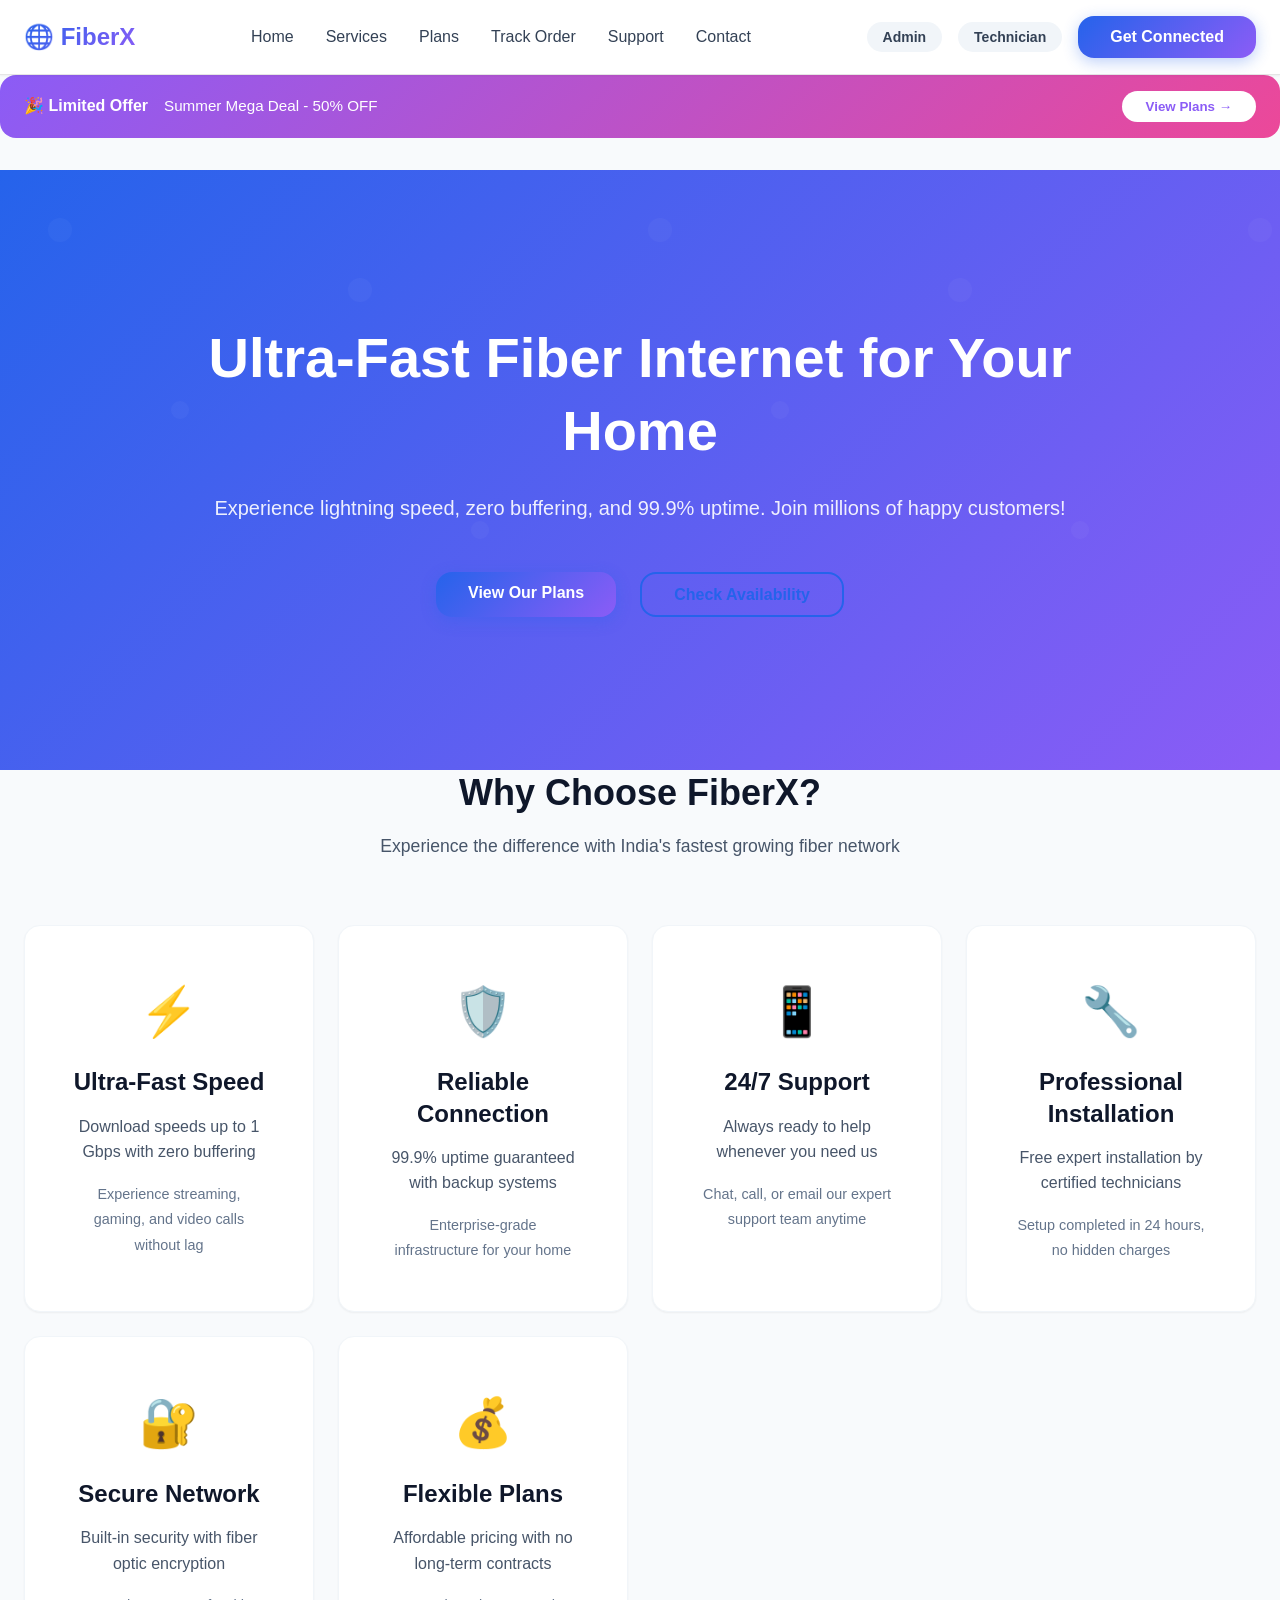
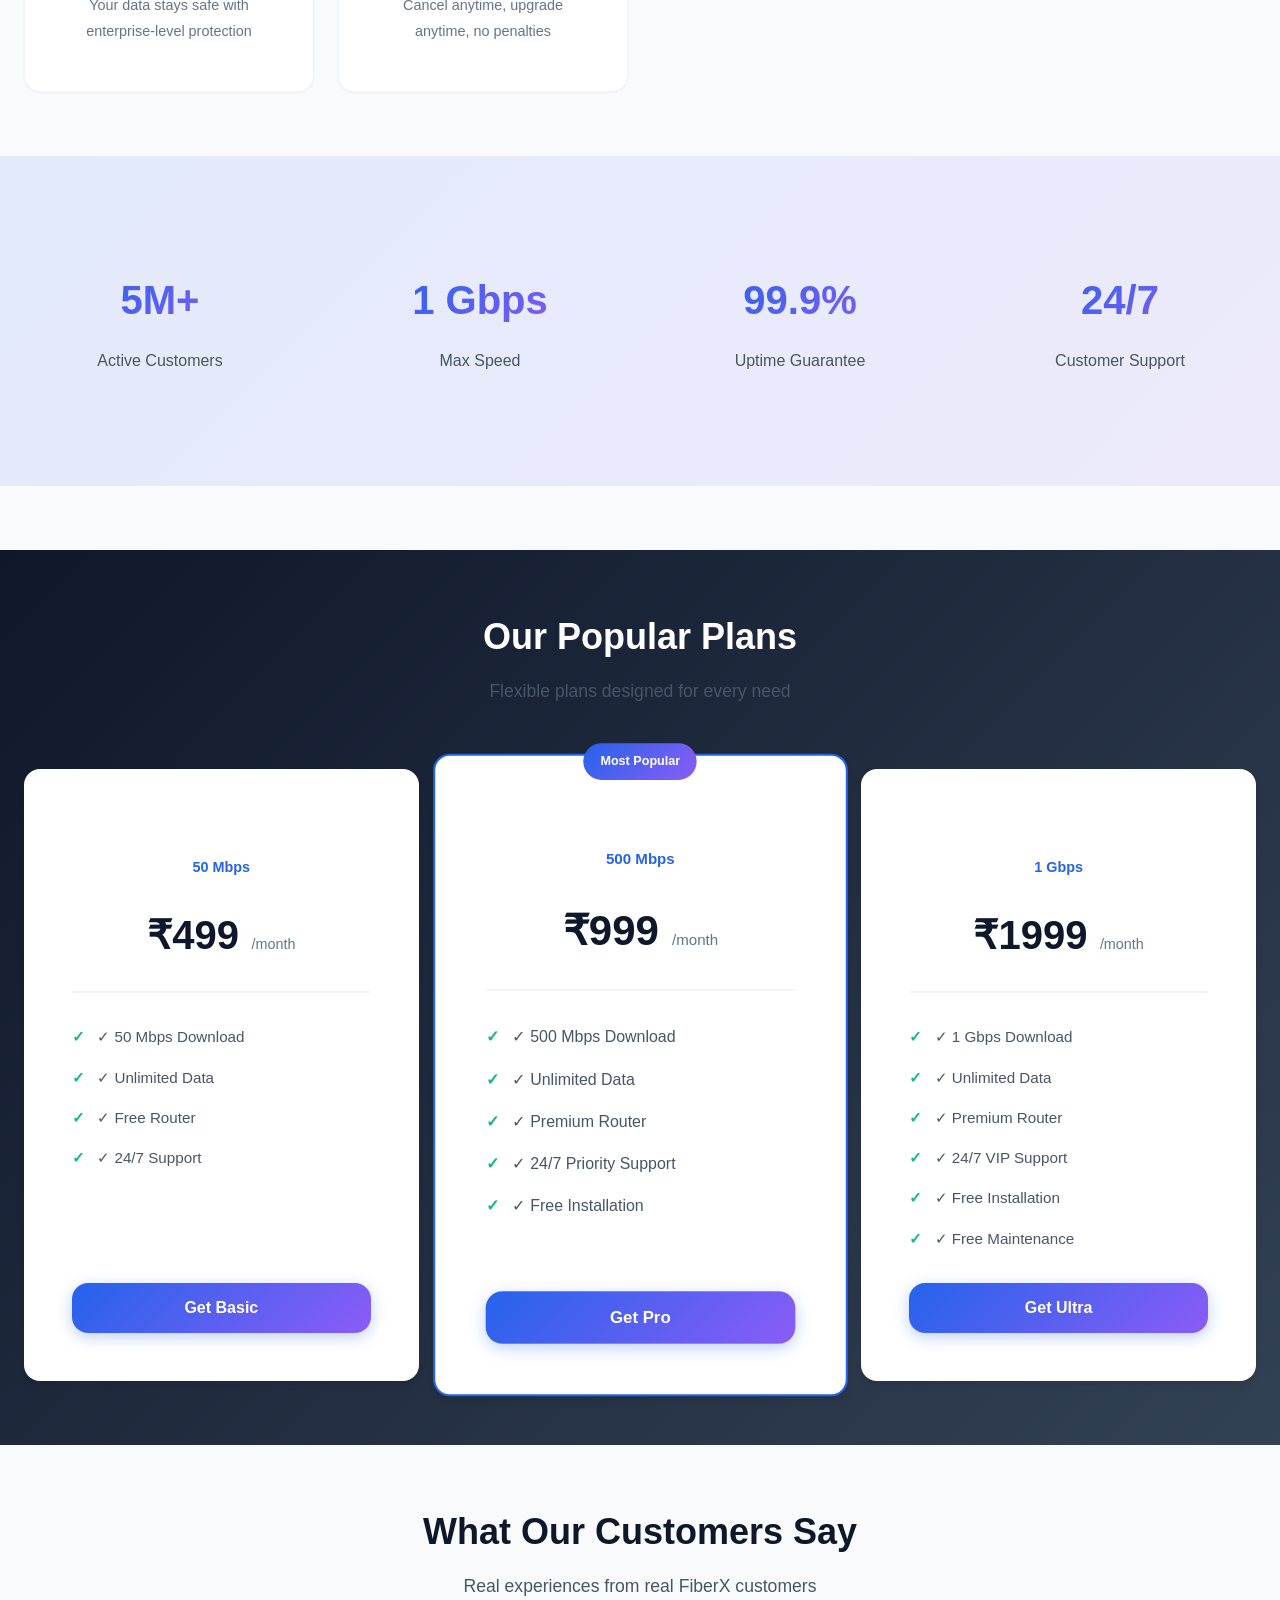
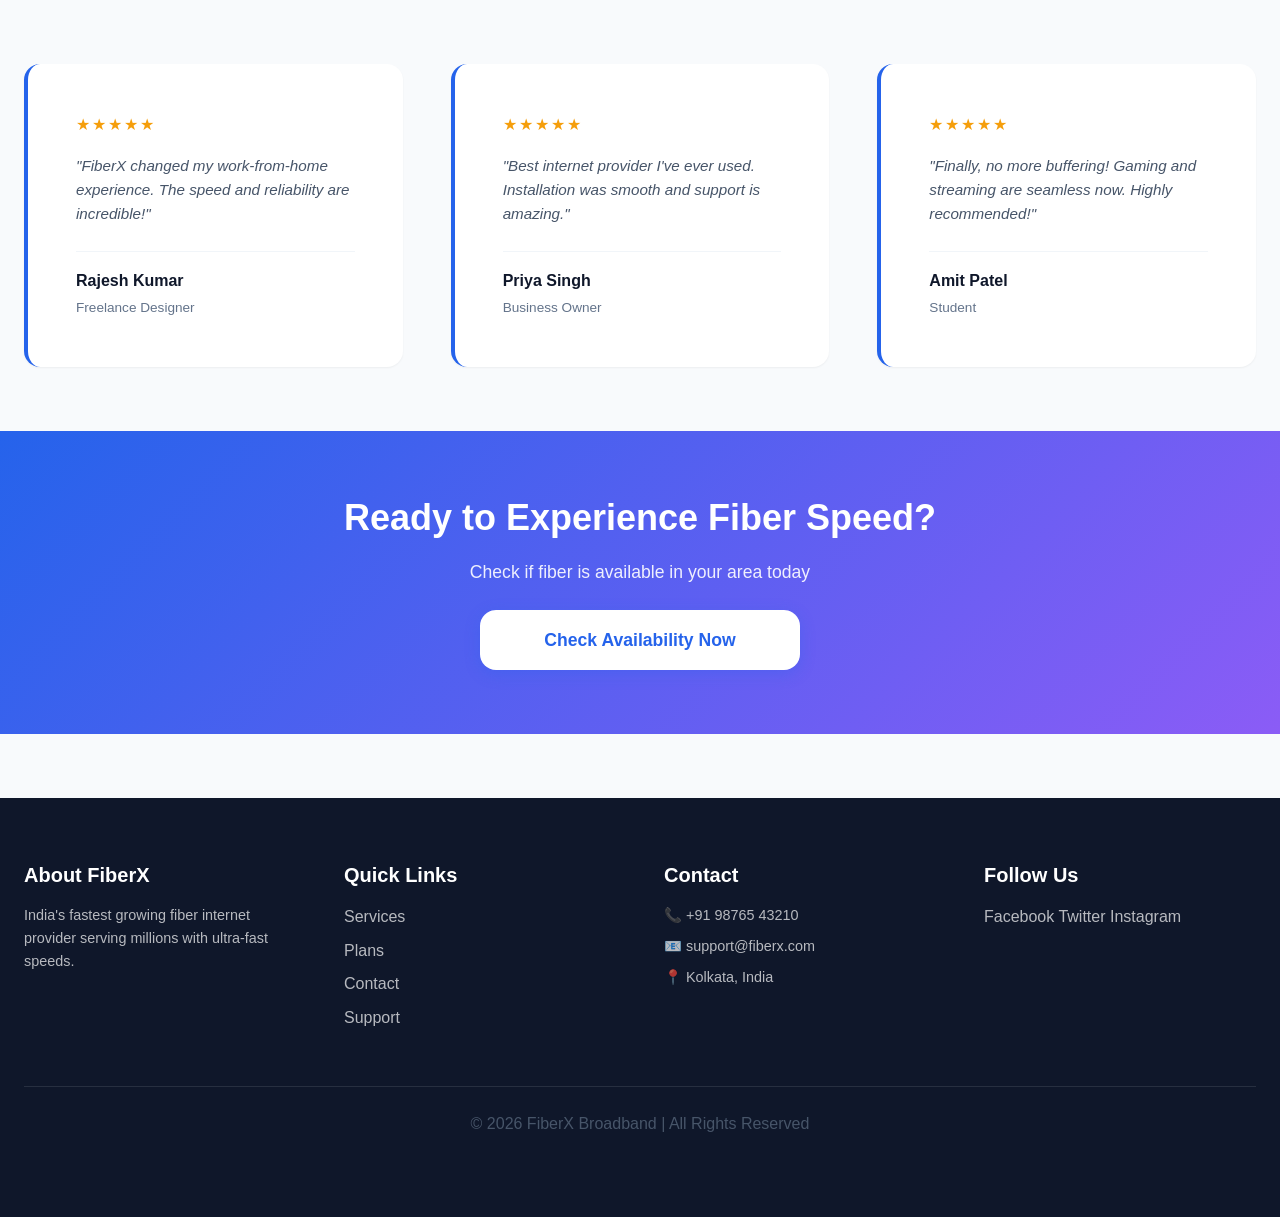
<file: frontend/index.html>
<!DOCTYPE html>
<html lang="en">
<head>
  <meta charset="UTF-8">
  <meta name="viewport" content="width=device-width, initial-scale=1.0">
  <title>FiberX Broadband - Ultra-Fast Fiber Internet</title>
  <link rel="stylesheet" href="styles/style.css">
  <link rel="stylesheet" href="styles/index.css">
</head>
<body data-page="home">
  <header id="site-header" class="header"></header>

  <div id="offerBanner"></div>

  <section class="hero">
    <div class="hero-content">
      <h1>Ultra-Fast Fiber Internet for Your Home</h1>
      <p>Experience lightning speed, zero buffering, and 99.9% uptime. Join millions of happy customers!</p>
      <div class="hero-buttons">
        <a href="pricing.html" class="btn-primary">View Our Plans</a>
        <a href="feasibility.html" class="btn-secondary">Check Availability</a>
      </div>
    </div>
  </section>

  <section class="container">
    <div class="section-header">
      <h2>Why Choose FiberX?</h2>
      <p>Experience the difference with India's fastest growing fiber network</p>
    </div>
    <div id="servicesGrid" class="grid grid-3"></div>
  </section>

  <section class="stats-section">
    <div class="container">
      <div class="stats-grid">
        <div class="stat-card">
          <div class="stat-number">5M+</div>
          <div class="stat-label">Active Customers</div>
        </div>
        <div class="stat-card">
          <div class="stat-number">1 Gbps</div>
          <div class="stat-label">Max Speed</div>
        </div>
        <div class="stat-card">
          <div class="stat-number">99.9%</div>
          <div class="stat-label">Uptime Guarantee</div>
        </div>
        <div class="stat-card">
          <div class="stat-number">24/7</div>
          <div class="stat-label">Customer Support</div>
        </div>
      </div>
    </div>
  </section>

  <section class="dark">
    <div class="container">
      <div class="section-header">
        <h2>Our Popular Plans</h2>
        <p>Flexible plans designed for every need</p>
      </div>
      <div id="plansGrid" class="grid grid-3"></div>
    </div>
  </section>

  <section class="testimonials">
    <div class="container">
      <div class="section-header">
        <h2>What Our Customers Say</h2>
        <p>Real experiences from real FiberX customers</p>
      </div>
      <div class="testimonials-grid">
        <div class="testimonial-card">
          <div class="stars">★★★★★</div>
          <p>"FiberX changed my work-from-home experience. The speed and reliability are incredible!"</p>
          <div class="testimonial-author">
            <div class="author-name">Rajesh Kumar</div>
            <div class="author-role">Freelance Designer</div>
          </div>
        </div>
        <div class="testimonial-card">
          <div class="stars">★★★★★</div>
          <p>"Best internet provider I've ever used. Installation was smooth and support is amazing."</p>
          <div class="testimonial-author">
            <div class="author-name">Priya Singh</div>
            <div class="author-role">Business Owner</div>
          </div>
        </div>
        <div class="testimonial-card">
          <div class="stars">★★★★★</div>
          <p>"Finally, no more buffering! Gaming and streaming are seamless now. Highly recommended!"</p>
          <div class="testimonial-author">
            <div class="author-name">Amit Patel</div>
            <div class="author-role">Student</div>
          </div>
        </div>
      </div>
    </div>
  </section>

  <section class="cta-section">
    <div class="container">
      <div class="cta-content">
        <h2>Ready to Experience Fiber Speed?</h2>
        <p>Check if fiber is available in your area today</p>
        <a href="feasibility.html" class="btn-primary btn-large">Check Availability Now</a>
      </div>
    </div>
  </section>

  <footer id="site-footer"></footer>

  <script src="js/app.js"></script>
  <script src="js/index.js"></script>
</body>
</html>
</file>
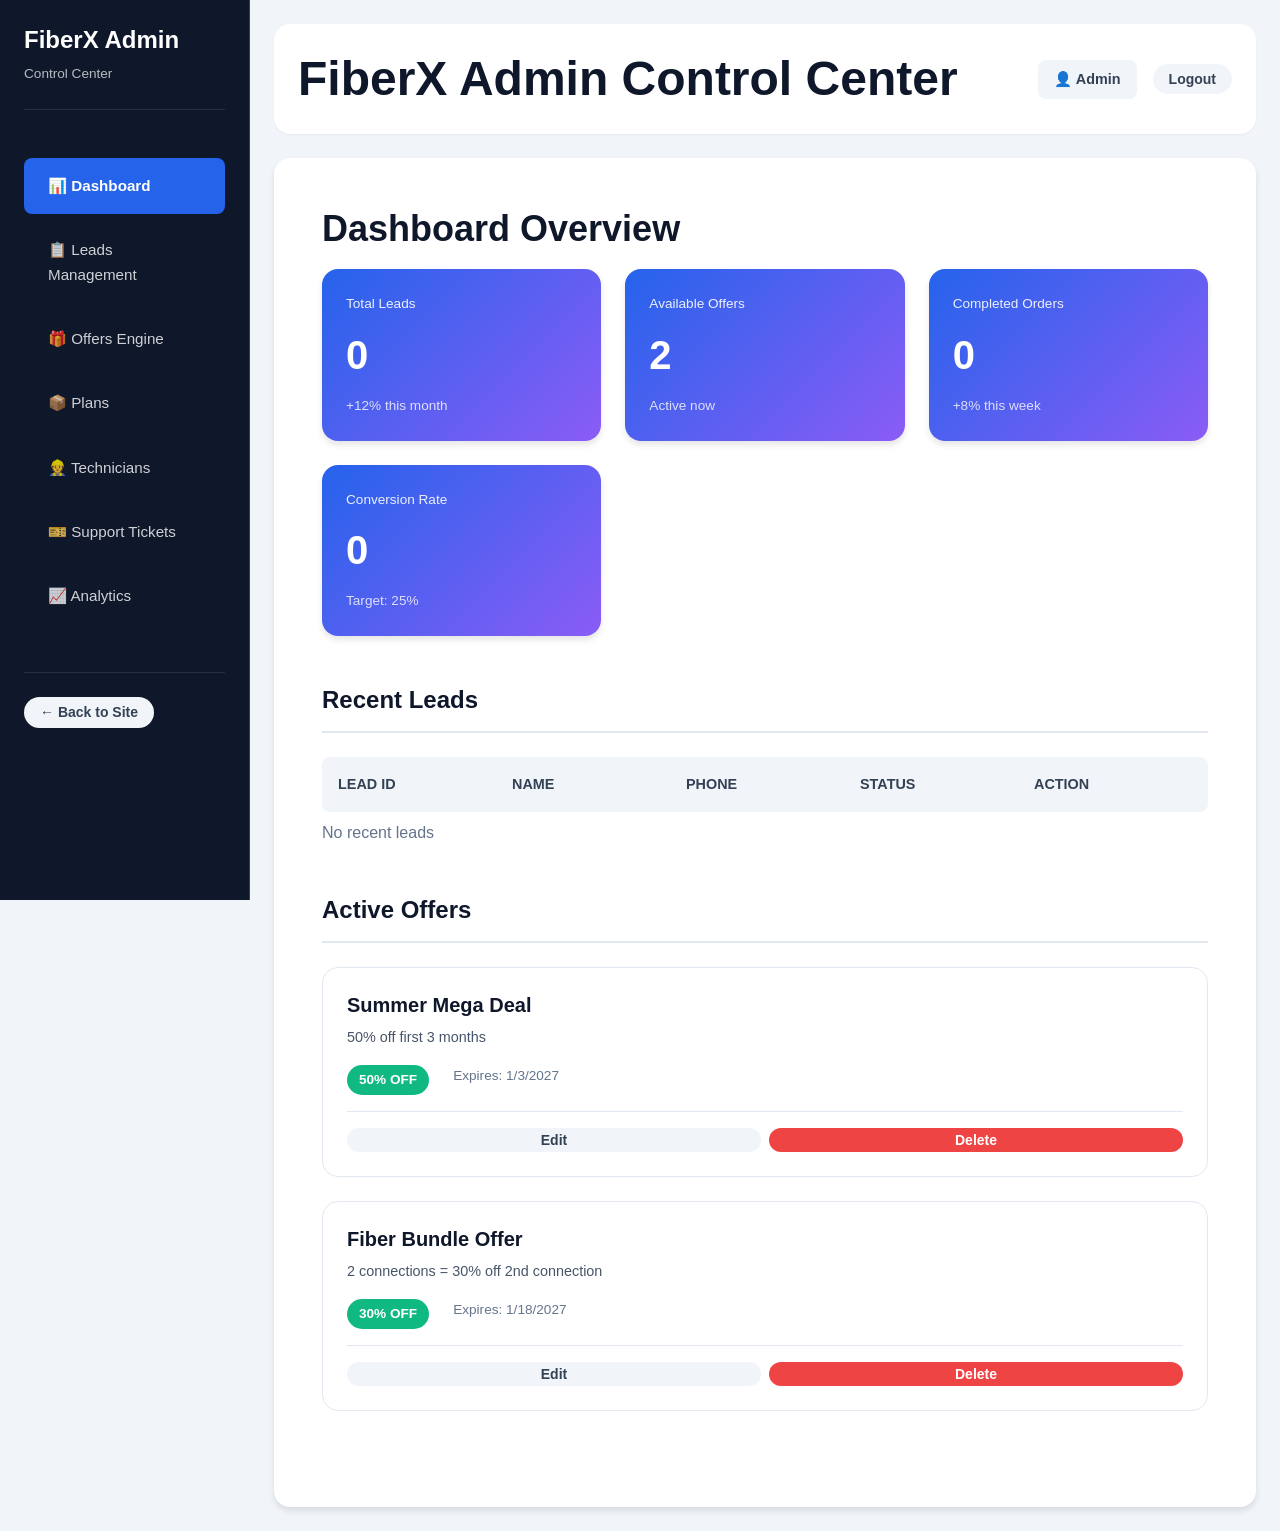
<file: frontend/admin.html>
<!DOCTYPE html>
<html lang="en">
<head>
  <meta charset="UTF-8">
  <meta name="viewport" content="width=device-width, initial-scale=1.0">
  <title>Admin Control Center - FiberX Broadband</title>
  <link rel="stylesheet" href="styles/style.css">
  <link rel="stylesheet" href="styles/admin.css">
</head>
<body data-page="admin" class="admin-page">
  <div class="admin-layout">
    <!-- Sidebar -->
    <aside class="admin-sidebar">
      <div class="sidebar-header">
        <h2 class="sidebar-logo">FiberX Admin</h2>
        <p class="sidebar-subtitle">Control Center</p>
      </div>

      <nav class="sidebar-nav">
        <a href="#" onclick="switchTab('dashboard')" class="nav-item active" data-tab="dashboard">
          📊 Dashboard
        </a>
        <a href="#" onclick="switchTab('leads')" class="nav-item" data-tab="leads">
          📋 Leads Management
        </a>
        <a href="#" onclick="switchTab('offers')" class="nav-item" data-tab="offers">
          🎁 Offers Engine
        </a>
        <a href="#" onclick="switchTab('plans')" class="nav-item" data-tab="plans">
          📦 Plans
        </a>
        <a href="#" onclick="switchTab('technicians')" class="nav-item" data-tab="technicians">
          👷 Technicians
        </a>
        <a href="#" onclick="switchTab('tickets')" class="nav-item" data-tab="tickets">
          🎫 Support Tickets
        </a>
        <a href="#" onclick="switchTab('analytics')" class="nav-item" data-tab="analytics">
          📈 Analytics
        </a>
      </nav>

      <div class="sidebar-footer">
        <a href="index.html" class="btn-small">← Back to Site</a>
      </div>
    </aside>

    <!-- Main Content -->
    <main class="admin-main">
      <div class="admin-header">
        <div class="header-top">
          <h1>FiberX Admin Control Center</h1>
          <div class="admin-user">
            <span class="user-badge">👤 Admin</span>
            <a href="index.html" class="btn-small">Logout</a>
          </div>
        </div>
      </div>

      <div class="admin-content">
        <!-- Dashboard Tab -->
        <div id="dashboard" class="tab-content active">
          <h2>Dashboard Overview</h2>
          <div class="dashboard-grid">
            <div class="stat-card">
              <div class="stat-label">Total Leads</div>
              <div class="stat-value" id="statTotalLeads">0</div>
              <div class="stat-trend">+12% this month</div>
            </div>
            <div class="stat-card">
              <div class="stat-label">Available Offers</div>
              <div class="stat-value" id="statActiveOffers">0</div>
              <div class="stat-trend">Active now</div>
            </div>
            <div class="stat-card">
              <div class="stat-label">Completed Orders</div>
              <div class="stat-value" id="statCompletedJobs">0</div>
              <div class="stat-trend">+8% this week</div>
            </div>
            <div class="stat-card">
              <div class="stat-label">Conversion Rate</div>
              <div class="stat-value" id="statConversionRate">0%</div>
              <div class="stat-trend">Target: 25%</div>
            </div>
          </div>

          <div class="dashboard-section">
            <h3>Recent Leads</h3>
            <div id="recentLeads"></div>
          </div>

          <div class="dashboard-section">
            <h3>Active Offers</h3>
            <div id="activeOffers"></div>
          </div>
        </div>

        <!-- Leads Management Tab -->
        <div id="leads" class="tab-content">
          <div class="tab-header">
            <h2>Leads Management</h2>
            <button class="btn-primary" onclick="showLeadFilters()">🔍 Filter</button>
          </div>

          <div id="leadsTable"></div>
        </div>

        <!-- Offers Engine Tab -->
        <div id="offers" class="tab-content">
          <div class="tab-header">
            <h2>Offer Management</h2>
            <button class="btn-primary" onclick="showCreateOfferForm()">+ New Offer</button>
          </div>

          <div id="offersTable"></div>
          <div id="createOfferForm" class="form-modal hidden"></div>
        </div>

        <!-- Plans Tab -->
        <div id="plans" class="tab-content">
          <div class="tab-header">
            <h2>Plan Management</h2>
            <button class="btn-primary" onclick="showCreatePlanForm()">+ New Plan</button>
          </div>

          <div id="plansTable"></div>
        </div>

        <!-- Technicians Tab -->
        <div id="technicians" class="tab-content">
          <div class="tab-header">
            <h2>Technician Management</h2>
            <button class="btn-primary" onclick="showAssignJobForm()">+ Assign Job</button>
          </div>

          <div id="techniciansTable"></div>
        </div>

        <!-- Tickets Tab -->
        <div id="tickets" class="tab-content">
          <div class="tab-header">
            <h2>Support Tickets</h2>
          </div>

          <div id="ticketsTable"></div>
        </div>

        <!-- Analytics Tab -->
        <div id="analytics" class="tab-content">
          <h2>Analytics & Reports</h2>

          <div class="analytics-grid">
            <div class="analytics-card">
              <h3>Lead Trends (7 Days)</h3>
              <div id="leadChart" class="chart-placeholder">
                <p>Chart visualization would appear here</p>
              </div>
            </div>

            <div class="analytics-card">
              <h3>Conversion Pipeline</h3>
              <div id="conversionChart" class="chart-placeholder">
                <p>New → Checking → Available → Completed</p>
              </div>
            </div>

            <div class="analytics-card">
              <h3>Top Areas by Demand</h3>
              <div id="areasChart" class="chart-placeholder">
                <p>Geographic demand analysis</p>
              </div>
            </div>

            <div class="analytics-card">
              <h3>Revenue Metrics</h3>
              <div class="revenue-metrics">
                <div class="metric">
                  <span>Monthly Revenue (Est):</span>
                  <span class="value">₹5,24,000</span>
                </div>
                <div class="metric">
                  <span>MRR Growth:</span>
                  <span class="value text-success">+22%</span>
                </div>
                <div class="metric">
                  <span>Customer Lifetime Value:</span>
                  <span class="value">₹12,500</span>
                </div>
              </div>
            </div>
          </div>
        </div>
      </div>
    </main>
  </div>

  <!-- Modals -->
  <div id="offerModal" class="modal hidden"></div>

  <script src="js/app.js"></script>
  <script src="js/admin.js"></script>
</body>
</html>
</file>
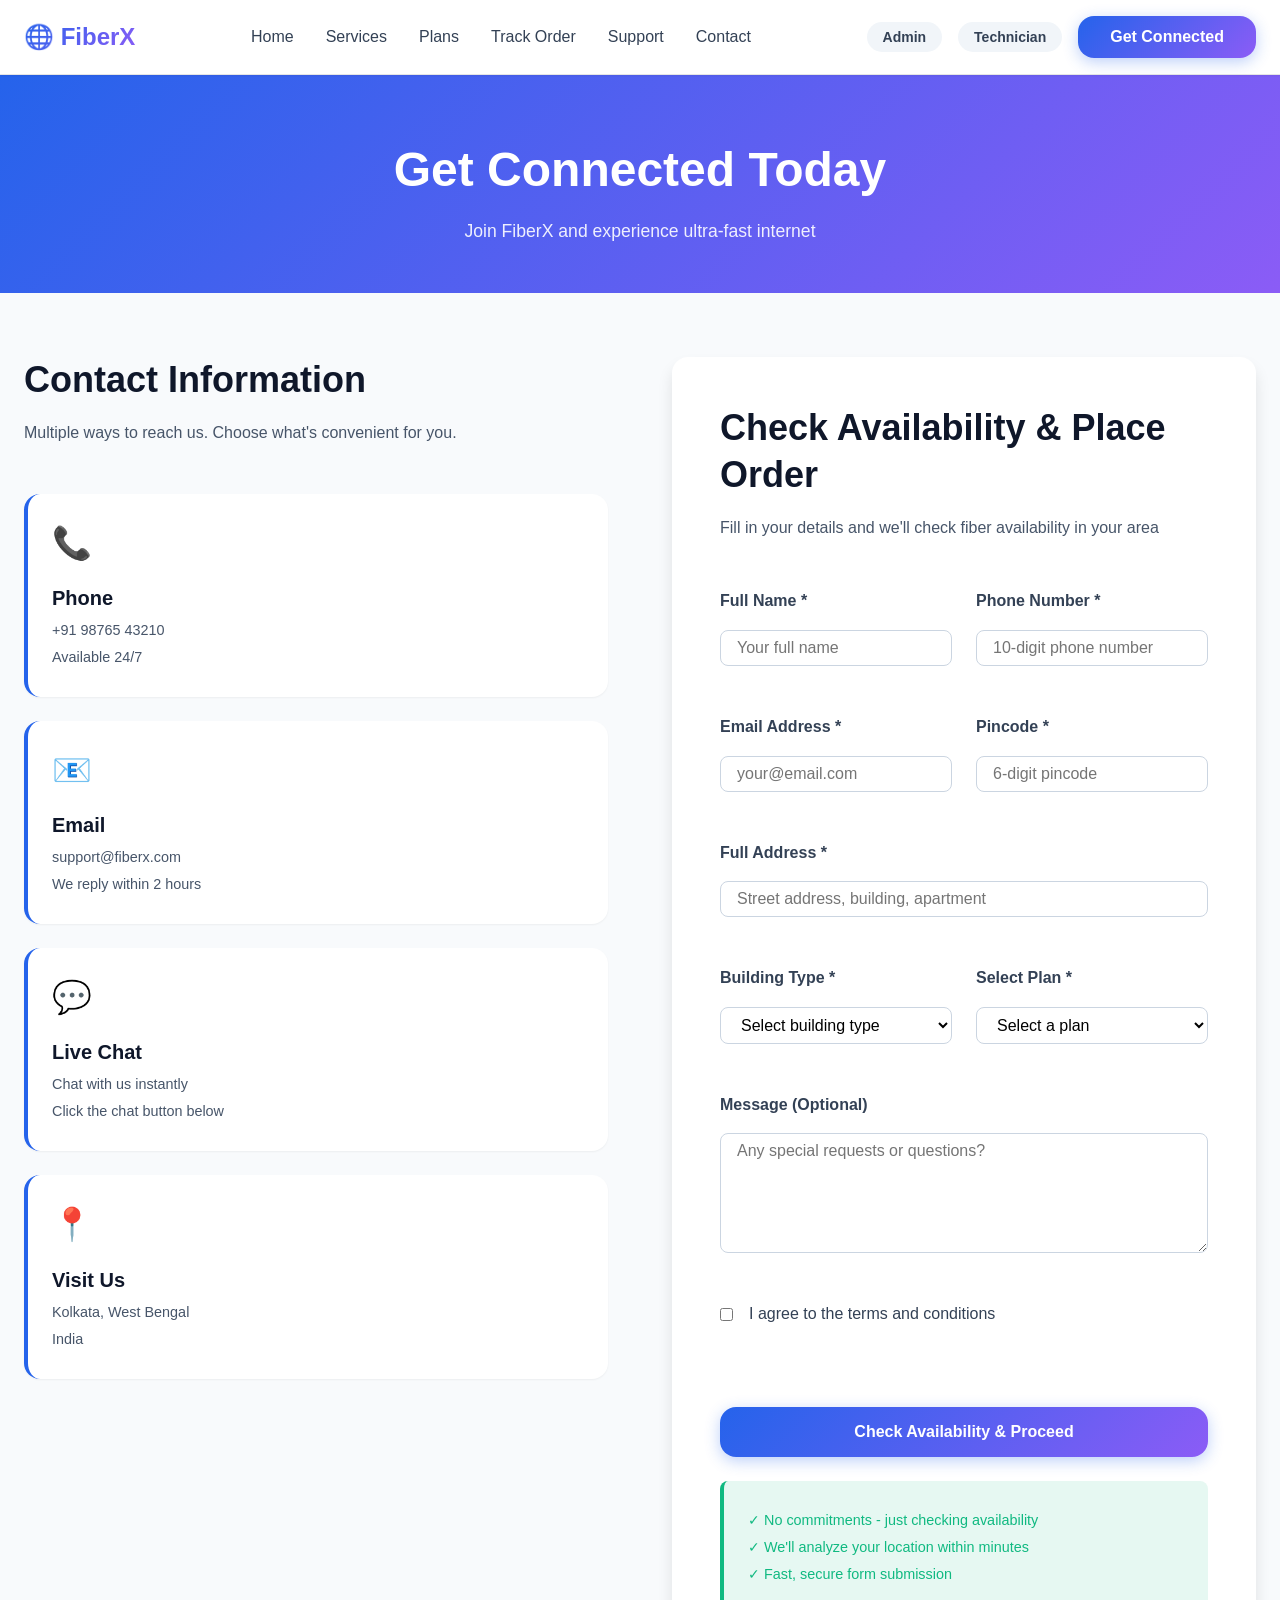
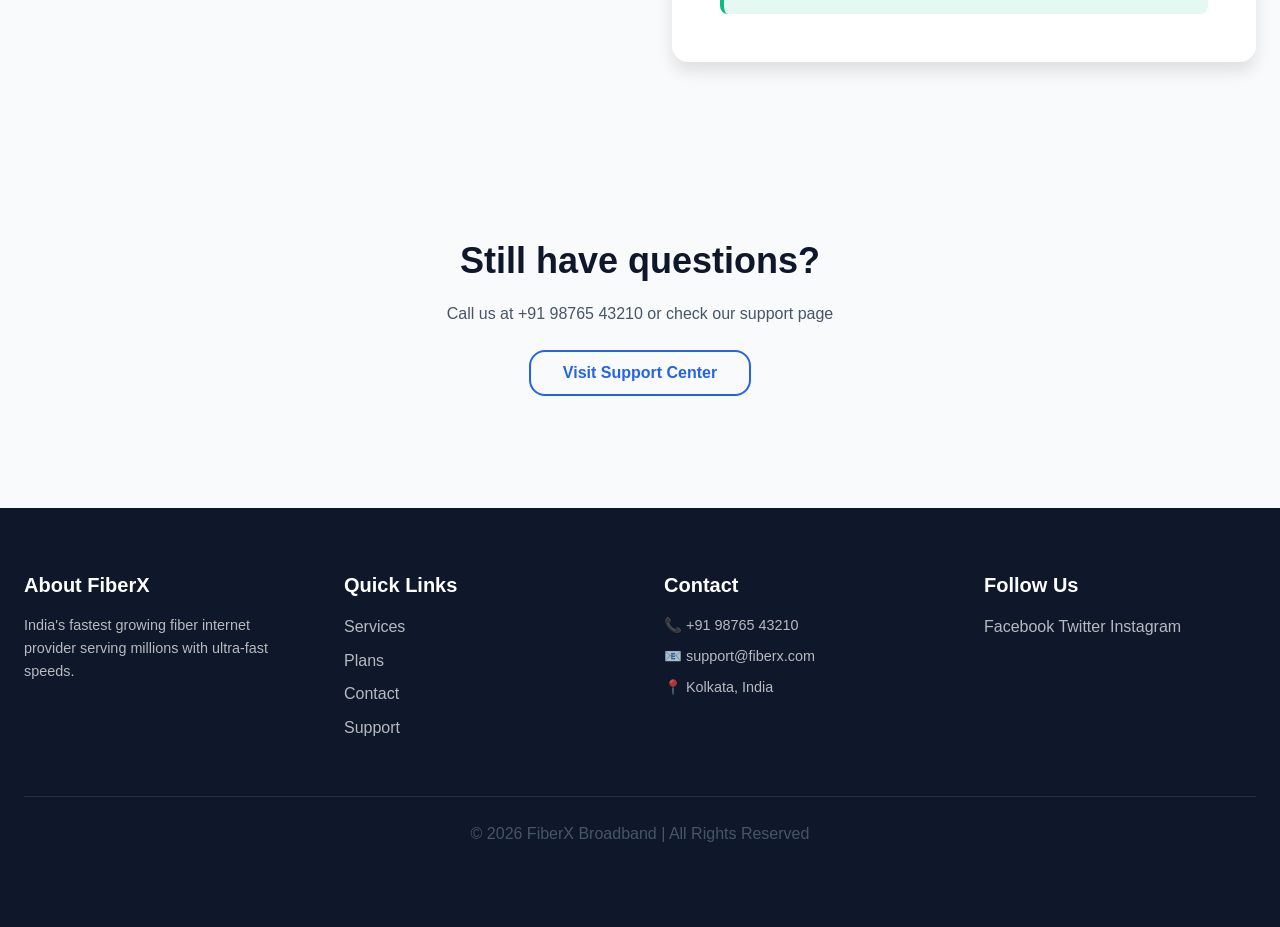
<file: frontend/contact.html>
<!DOCTYPE html>
<html lang="en">
<head>
  <meta charset="UTF-8">
  <meta name="viewport" content="width=device-width, initial-scale=1.0">
  <title>Contact & Get Connected - FiberX Broadband</title>
  <link rel="stylesheet" href="styles/style.css">
  <link rel="stylesheet" href="styles/contact.css">
</head>
<body data-page="contact">
  <header id="site-header" class="header"></header>

  <section class="hero-small">
    <h1>Get Connected Today</h1>
    <p>Join FiberX and experience ultra-fast internet</p>
  </section>

  <div class="container">
    <section class="contact-section">
      <div class="contact-wrapper">
        <div class="contact-info">
          <h2>Contact Information</h2>
          <p>Multiple ways to reach us. Choose what's convenient for you.</p>

          <div class="info-boxes">
            <div class="info-box">
              <div class="info-icon">📞</div>
              <h4>Phone</h4>
              <p>+91 98765 43210</p>
              <p>Available 24/7</p>
            </div>

            <div class="info-box">
              <div class="info-icon">📧</div>
              <h4>Email</h4>
              <p>support@fiberx.com</p>
              <p>We reply within 2 hours</p>
            </div>

            <div class="info-box">
              <div class="info-icon">💬</div>
              <h4>Live Chat</h4>
              <p>Chat with us instantly</p>
              <p>Click the chat button below</p>
            </div>

            <div class="info-box">
              <div class="info-icon">📍</div>
              <h4>Visit Us</h4>
              <p>Kolkata, West Bengal</p>
              <p>India</p>
            </div>
          </div>
        </div>

        <div class="contact-form-wrapper">
          <h2>Check Availability & Place Order</h2>
          <p>Fill in your details and we'll check fiber availability in your area</p>

          <form id="contactForm" class="contact-form">
            <div class="form-row">
              <div class="form-group">
                <label for="name">Full Name *</label>
                <input type="text" id="name" name="name" placeholder="Your full name" required>
                <span class="form-error" id="nameError"></span>
              </div>
              <div class="form-group">
                <label for="phone">Phone Number *</label>
                <input type="tel" id="phone" name="phone" placeholder="10-digit phone number" required>
                <span class="form-error" id="phoneError"></span>
              </div>
            </div>

            <div class="form-row">
              <div class="form-group">
                <label for="email">Email Address *</label>
                <input type="email" id="email" name="email" placeholder="your@email.com" required>
                <span class="form-error" id="emailError"></span>
              </div>
              <div class="form-group">
                <label for="pincode">Pincode *</label>
                <input type="text" id="pincode" name="pincode" placeholder="6-digit pincode" maxlength="6" required>
                <span class="form-error" id="pincodeError"></span>
              </div>
            </div>

            <div class="form-group">
              <label for="address">Full Address *</label>
              <input type="text" id="address" name="address" placeholder="Street address, building, apartment" required>
              <span class="form-error" id="addressError"></span>
            </div>

            <div class="form-row">
              <div class="form-group">
                <label for="buildingType">Building Type *</label>
                <select id="buildingType" name="buildingType" required>
                  <option value="">Select building type</option>
                  <option value="residential_single">Single Family Home</option>
                  <option value="residential_multi">Apartment/Multi-unit</option>
                  <option value="commercial">Commercial</option>
                  <option value="other">Other</option>
                </select>
              </div>
              <div class="form-group">
                <label for="plan">Select Plan *</label>
                <select id="plan" name="plan" required>
                  <option value="">Select a plan</option>
                  <option value="Basic">Basic - ₹499/month</option>
                  <option value="Pro">Pro - ₹999/month</option>
                  <option value="Ultra">Ultra - ₹1999/month</option>
                </select>
              </div>
            </div>

            <div class="form-group">
              <label for="message">Message (Optional)</label>
              <textarea id="message" name="message" placeholder="Any special requests or questions?"></textarea>
            </div>

            <div class="form-group checkbox">
              <label>
                <input type="checkbox" id="terms" name="terms" required>
                I agree to the terms and conditions
              </label>
            </div>

            <button type="submit" class="btn-primary btn-large">Check Availability & Proceed</button>
          </form>

          <div class="form-note">
            <p>✓ No commitments - just checking availability</p>
            <p>✓ We'll analyze your location within minutes</p>
            <p>✓ Fast, secure form submission</p>
          </div>
        </div>
      </div>
    </section>

    <section class="cta-section">
      <h2>Still have questions?</h2>
      <p>Call us at +91 98765 43210 or check our support page</p>
      <a href="support.html" class="btn-secondary">Visit Support Center</a>
    </section>
  </div>

  <footer id="site-footer"></footer>

  <script src="js/app.js"></script>
  <script src="js/contact.js"></script>
</body>
</html>
</file>
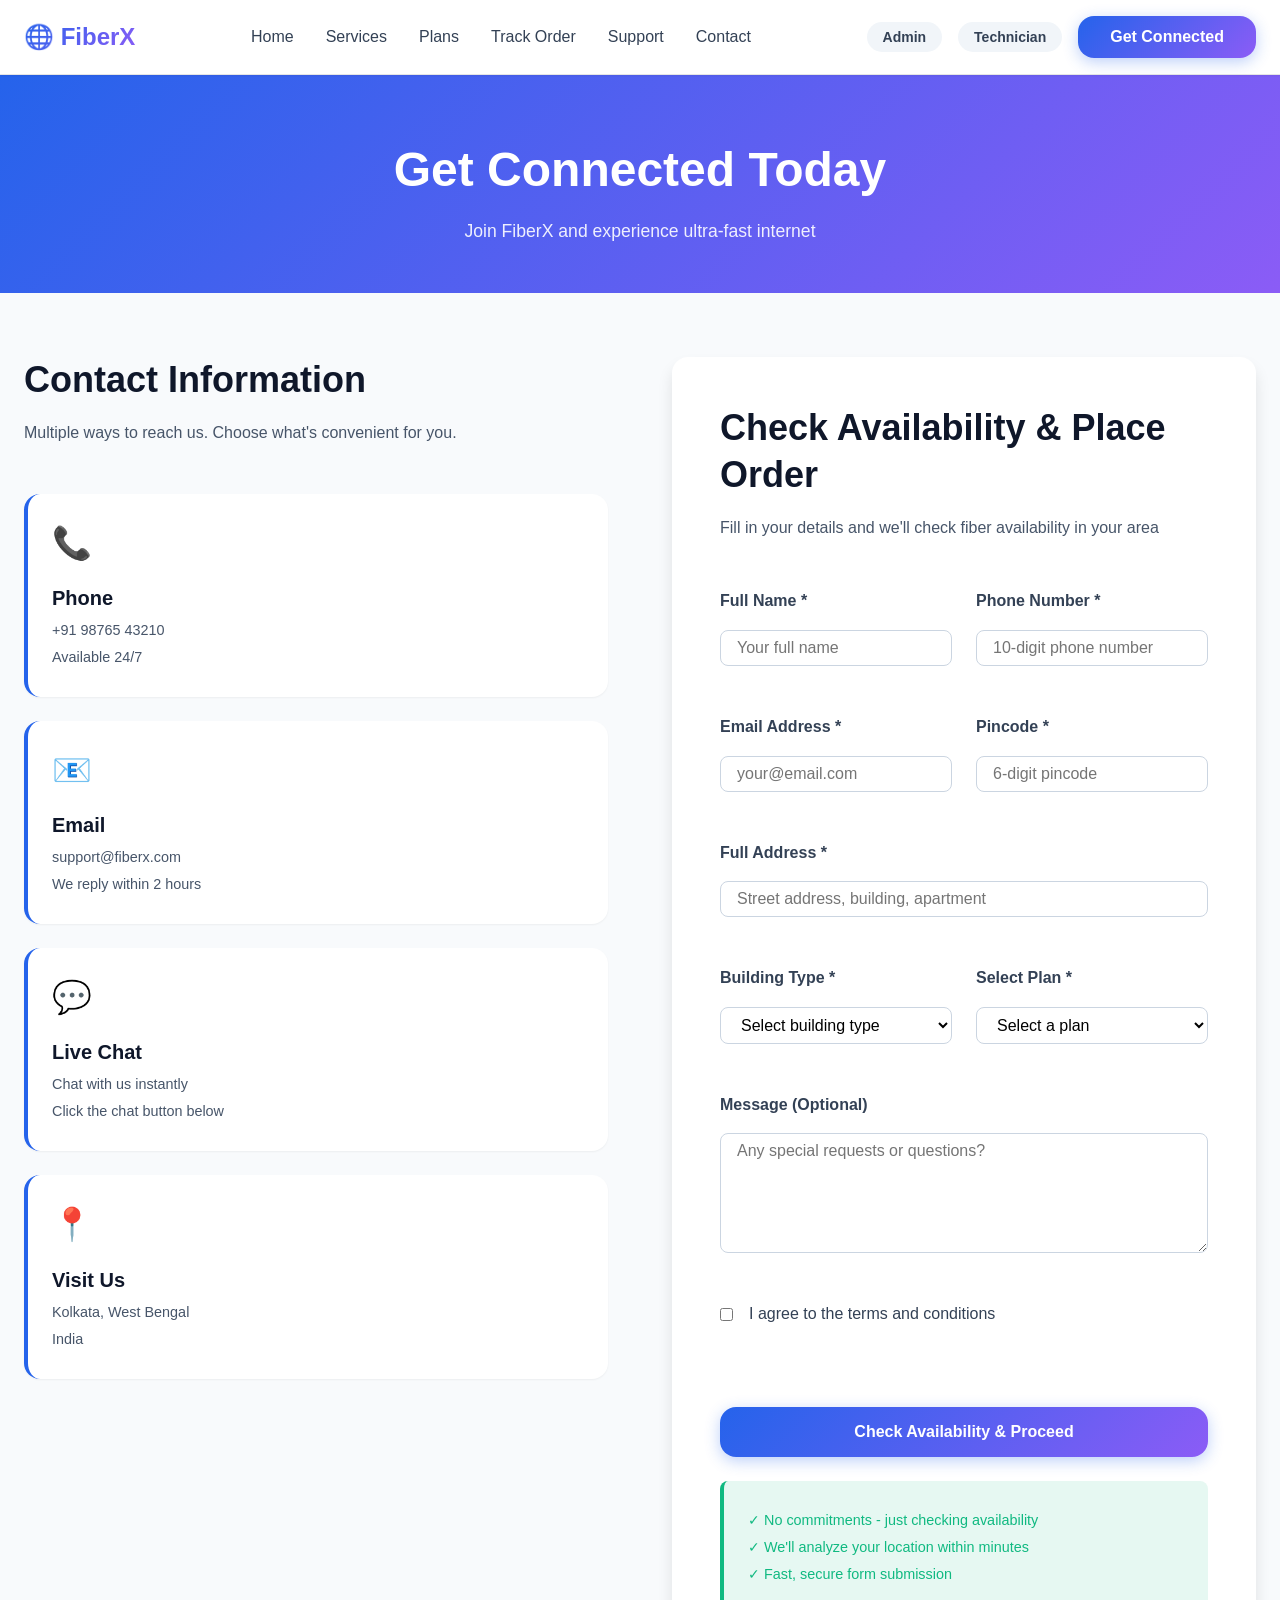
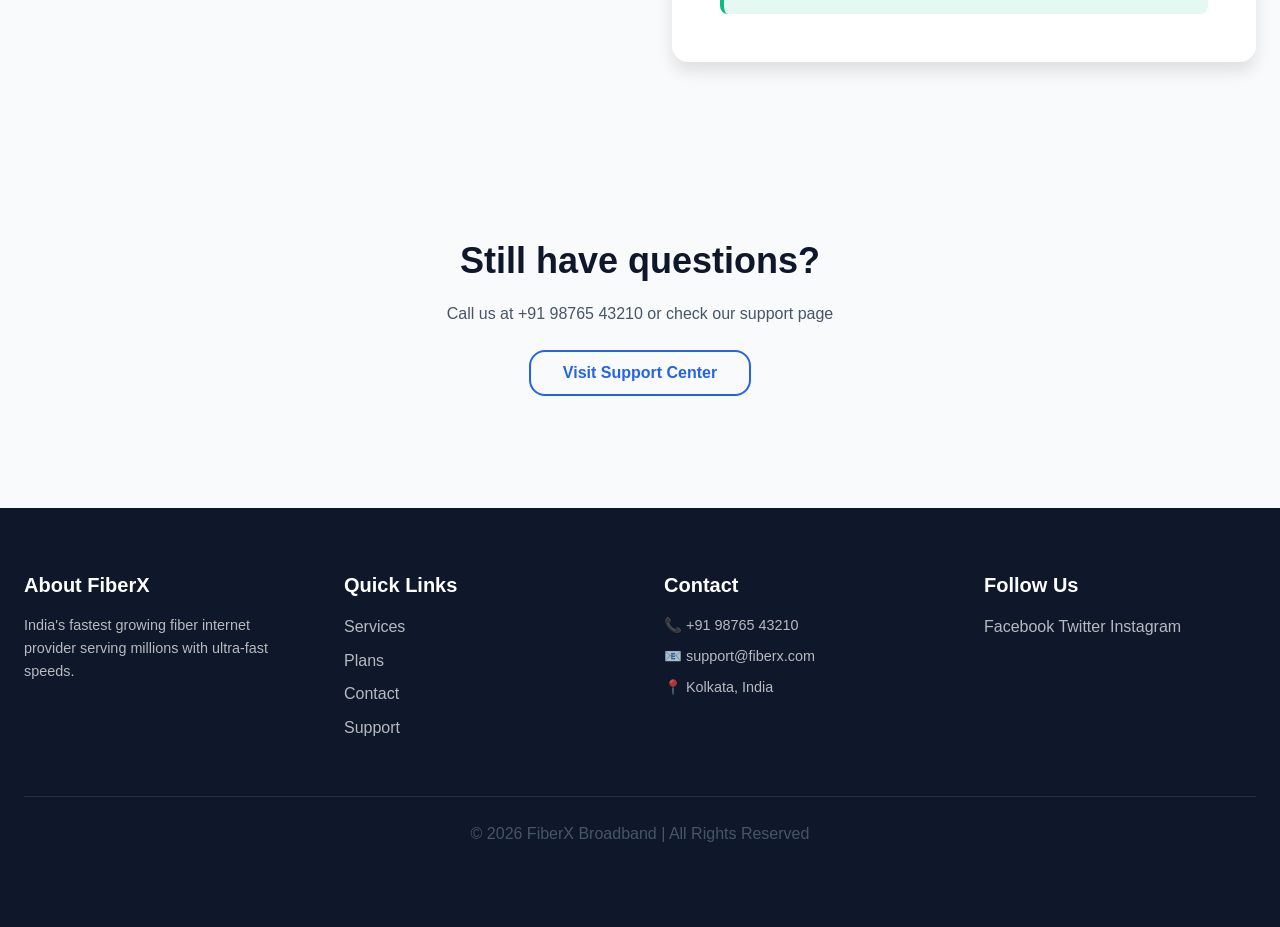
<file: frontend/feasibility.html>
<!DOCTYPE html>
<html lang="en">
<head>
  <meta charset="UTF-8">
  <meta name="viewport" content="width=device-width, initial-scale=1.0">
  <title>Check Feasibility - FiberX Broadband</title>
  <link rel="stylesheet" href="styles/style.css">
  <link rel="stylesheet" href="styles/feasibility.css">
</head>
<body data-page="feasibility">
  <header id="site-header" class="header"></header>

  <section class="hero-small">
    <h1>Check Fiber Availability</h1>
    <p>We're checking if fiber is available at your location</p>
  </section>

  <div class="container">
    <section class="feasibility-section">
      <div id="feasibilityContent"></div>
    </section>
  </div>

  <footer id="site-footer"></footer>

  <script src="js/app.js"></script>
  <script src="js/feasibility.js"></script>
</body>
</html>
</file>
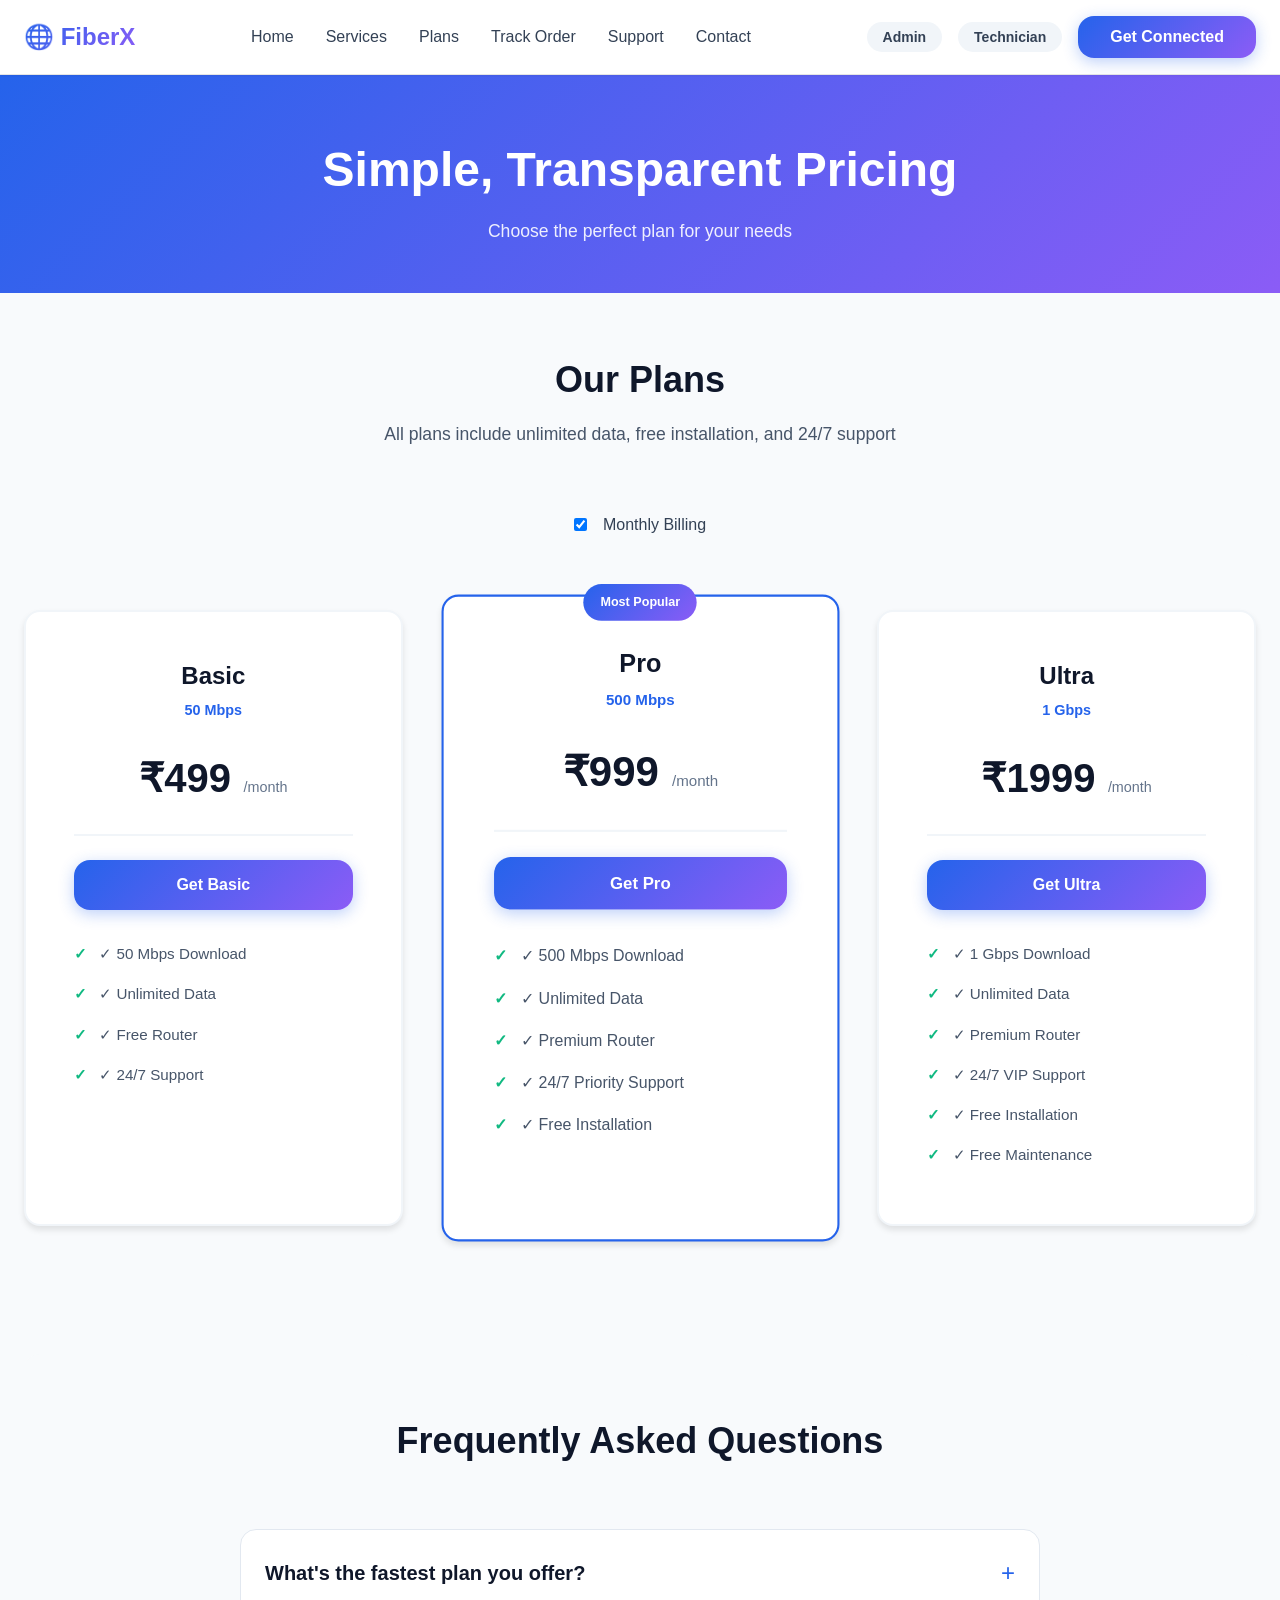
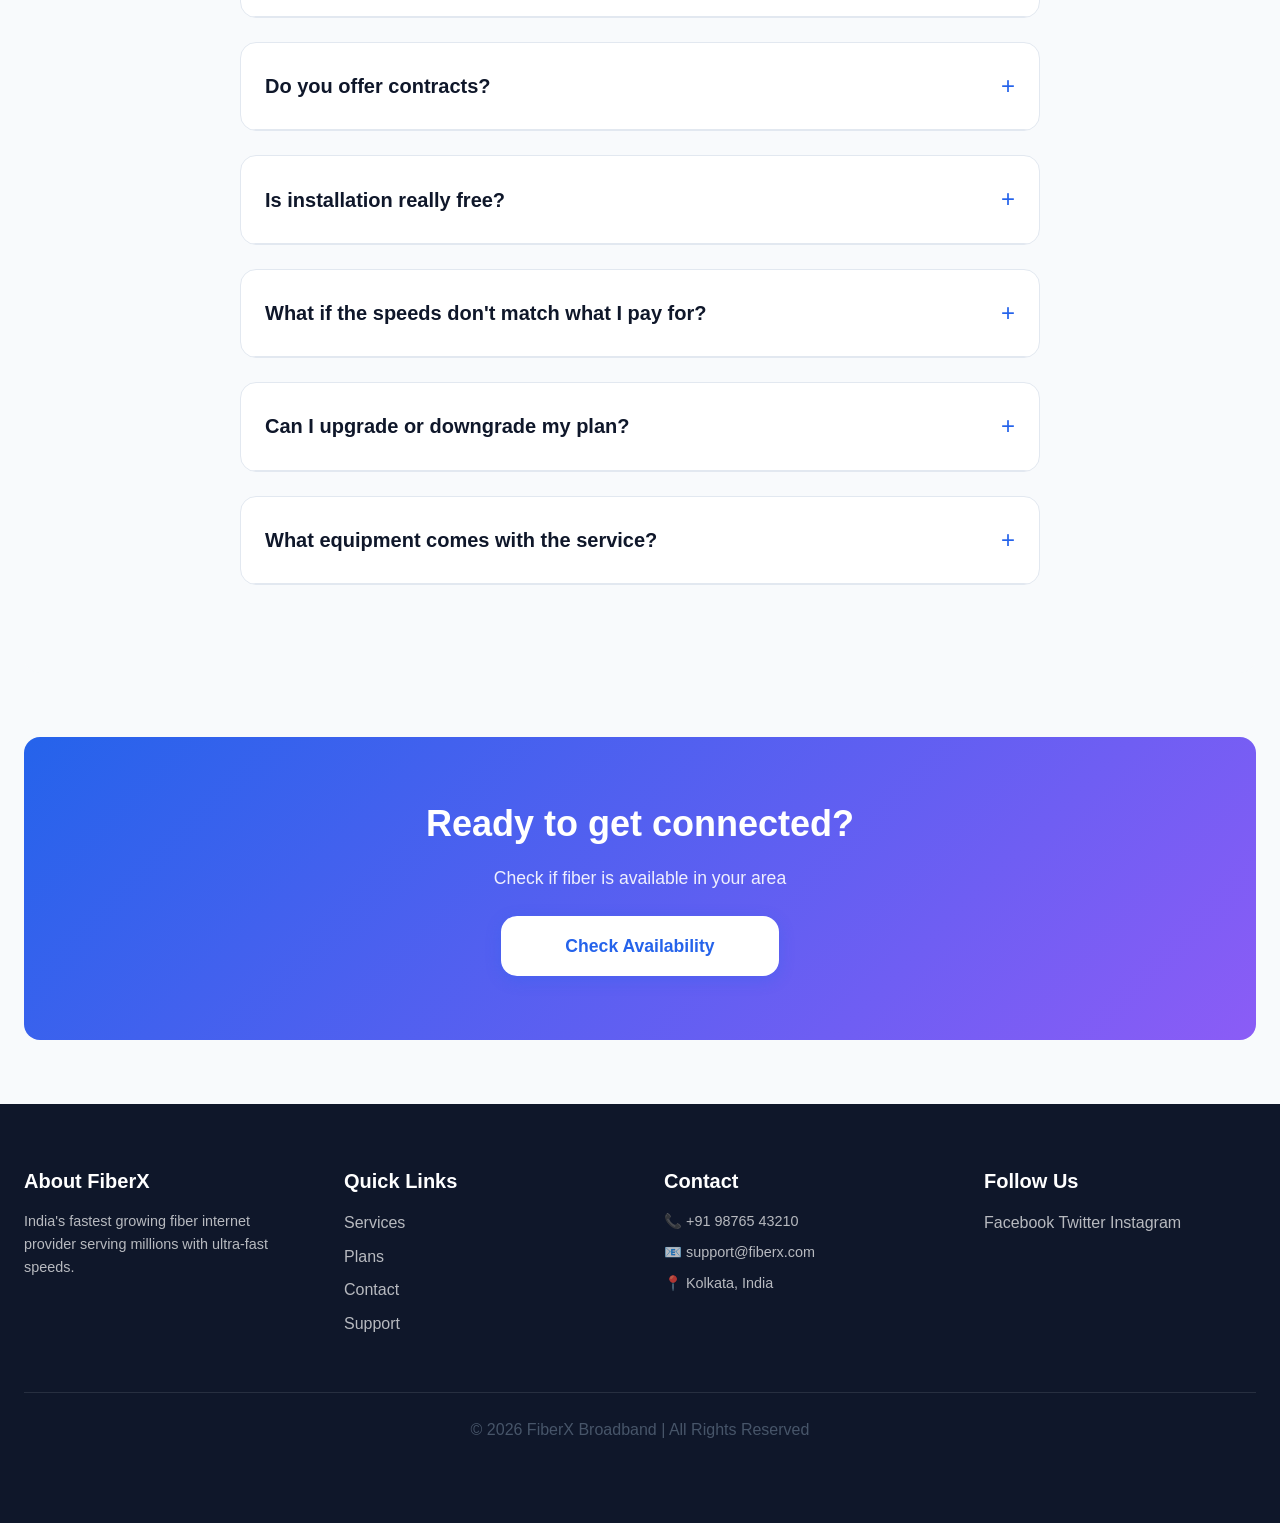
<file: frontend/pricing.html>
<!DOCTYPE html>
<html lang="en">
<head>
  <meta charset="UTF-8">
  <meta name="viewport" content="width=device-width, initial-scale=1.0">
  <title>Plans & Pricing - FiberX Broadband</title>
  <link rel="stylesheet" href="styles/style.css">
  <link rel="stylesheet" href="styles/pricing.css">
</head>
<body data-page="pricing">
  <header id="site-header" class="header"></header>

  <section class="hero-small">
    <h1>Simple, Transparent Pricing</h1>
    <p>Choose the perfect plan for your needs</p>
  </section>

  <div class="container">
    <section class="pricing-section">
      <div class="section-header">
        <h2>Our Plans</h2>
        <p>All plans include unlimited data, free installation, and 24/7 support</p>
      </div>

      <div class="pricing-toggle">
        <label class="toggle-label">
          <input type="checkbox" id="billingToggle" checked>
          <span class="toggle-text">Monthly Billing</span>
        </label>
      </div>

      <div id="plansContainer" class="plans-grid"></div>
    </section>

    <section class="faq-section">
      <div class="section-header">
        <h2>Frequently Asked Questions</h2>
      </div>

      <div class="faq-list">
        <div class="faq-item">
          <div class="faq-question">
            <h4>What's the fastest plan you offer?</h4>
            <span class="faq-toggle">+</span>
          </div>
          <div class="faq-answer">
            <p>Our Ultra plan offers speeds up to 1 Gbps download and 500 Mbps upload, making it perfect for households with multiple heavy internet users.</p>
          </div>
        </div>

        <div class="faq-item">
          <div class="faq-question">
            <h4>Do you offer contracts?</h4>
            <span class="faq-toggle">+</span>
          </div>
          <div class="faq-answer">
            <p>No! We believe in month-to-month flexibility. You can cancel anytime without any penalties or early termination fees.</p>
          </div>
        </div>

        <div class="faq-item">
          <div class="faq-question">
            <h4>Is installation really free?</h4>
            <span class="faq-toggle">+</span>
          </div>
          <div class="faq-answer">
            <p>Yes, professional installation is completely free. Our certified technicians will set up everything within 24 hours of your order.</p>
          </div>
        </div>

        <div class="faq-item">
          <div class="faq-question">
            <h4>What if the speeds don't match what I pay for?</h4>
            <span class="faq-toggle">+</span>
          </div>
          <div class="faq-answer">
            <p>We guarantee the speeds you pay for. If you consistently get less, we'll credit your account or provide a free upgrade.</p>
          </div>
        </div>

        <div class="faq-item">
          <div class="faq-question">
            <h4>Can I upgrade or downgrade my plan?</h4>
            <span class="faq-toggle">+</span>
          </div>
          <div class="faq-answer">
            <p>Absolutely! You can change your plan anytime with no fees. Changes take effect immediately.</p>
          </div>
        </div>

        <div class="faq-item">
          <div class="faq-question">
            <h4>What equipment comes with the service?</h4>
            <span class="faq-toggle">+</span>
          </div>
          <div class="faq-answer">
            <p>We provide a premium Wi-Fi 6 router with all plans. You keep it even if you cancel. No equipment fees.</p>
          </div>
        </div>
      </div>
    </section>

    <section class="cta-section">
      <div class="cta-content">
        <h2>Ready to get connected?</h2>
        <p>Check if fiber is available in your area</p>
        <a href="feasibility.html" class="btn-primary btn-large">Check Availability</a>
      </div>
    </section>
  </div>

  <footer id="site-footer"></footer>

  <script src="js/app.js"></script>
  <script src="js/pricing.js"></script>
</body>
</html>
</file>
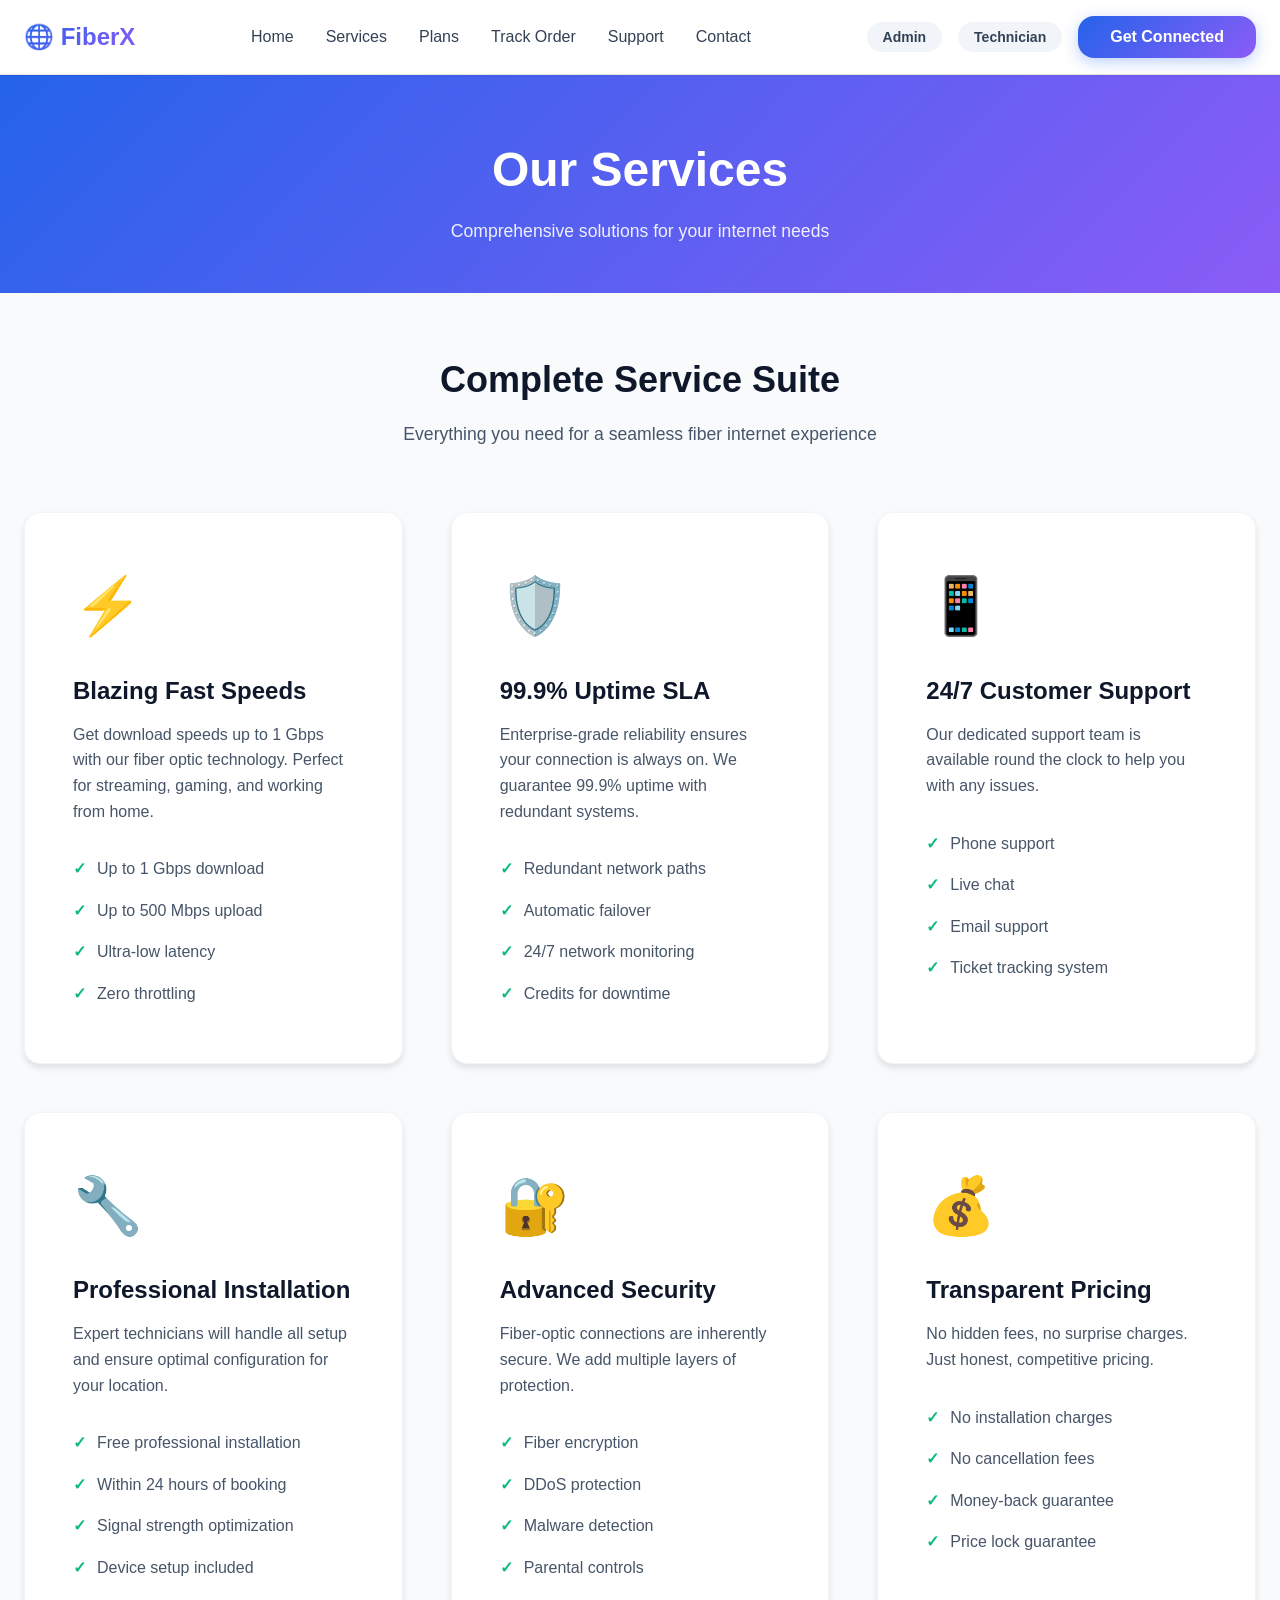
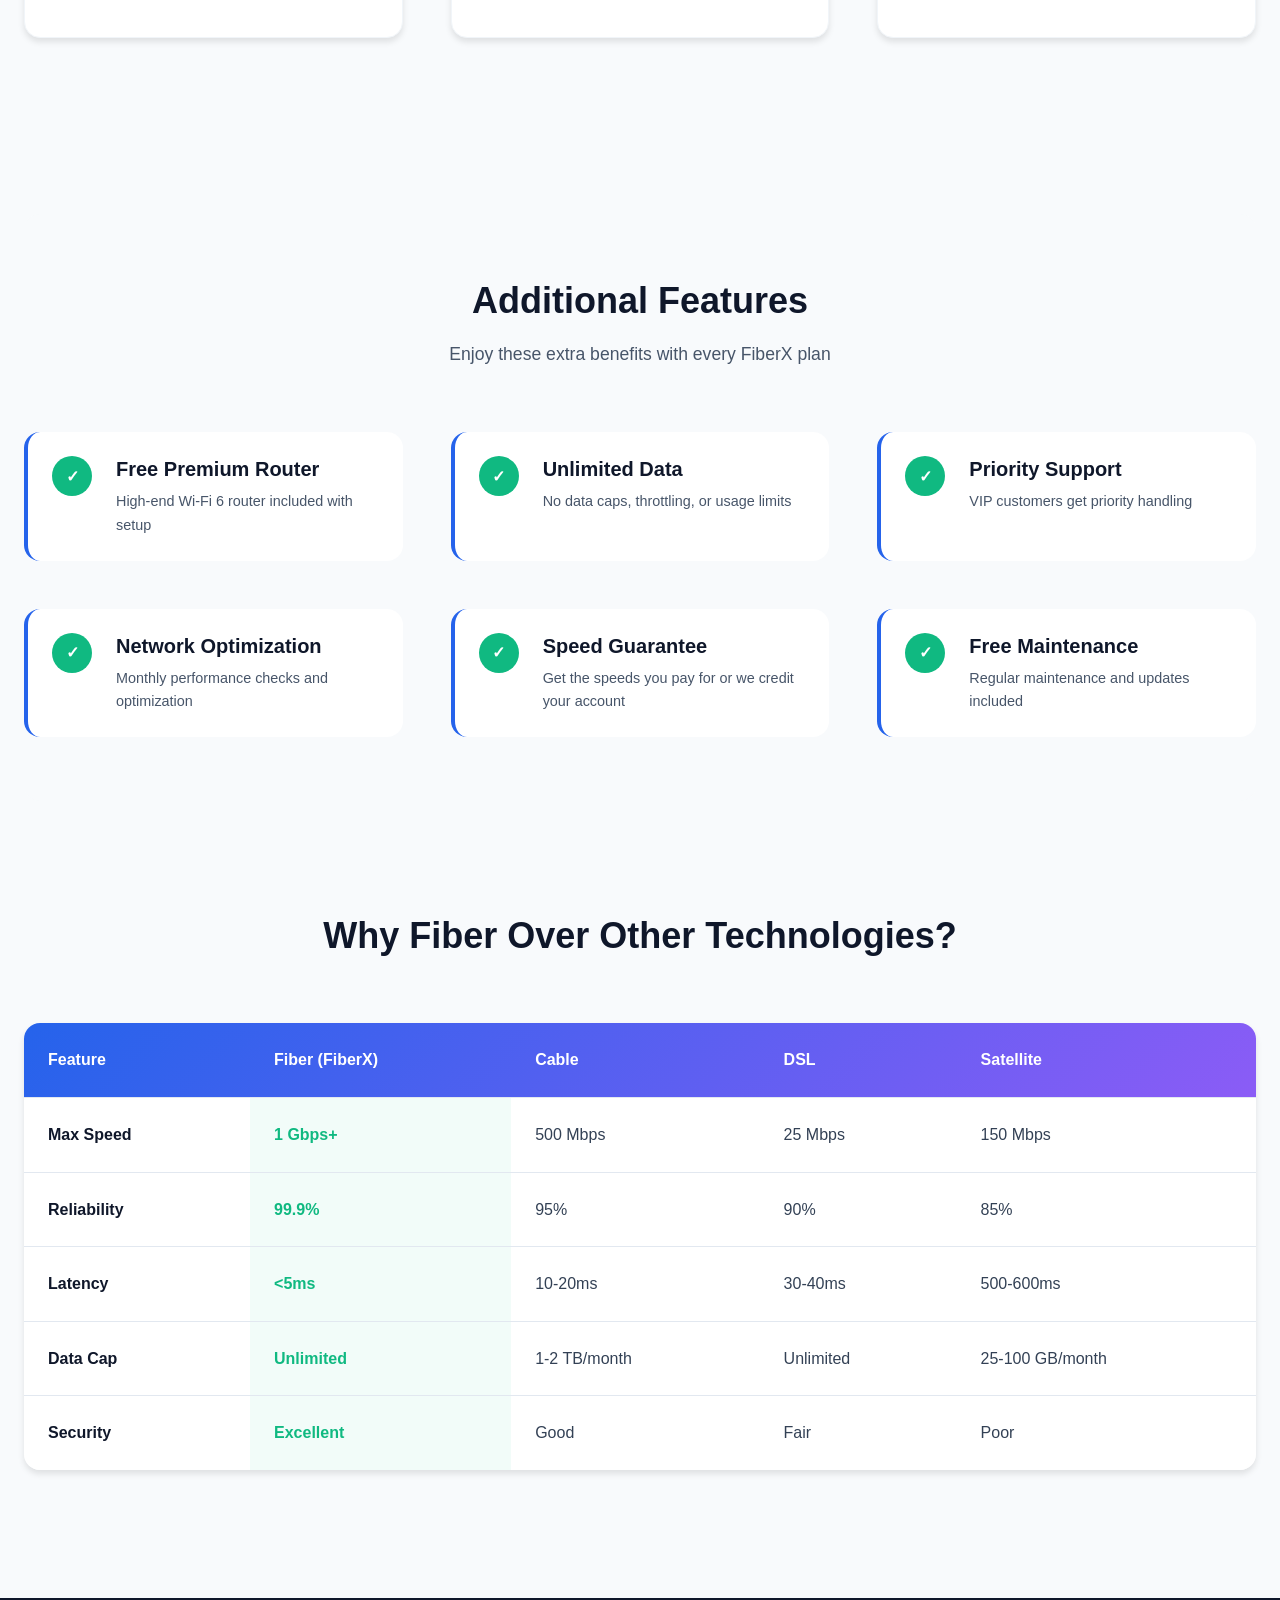
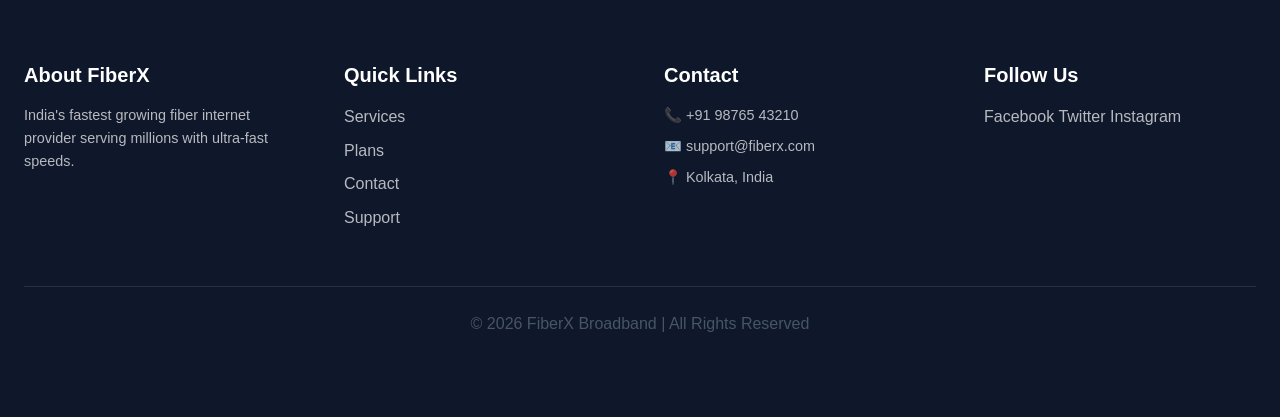
<file: frontend/services.html>
<!DOCTYPE html>
<html lang="en">
<head>
  <meta charset="UTF-8">
  <meta name="viewport" content="width=device-width, initial-scale=1.0">
  <title>Services - FiberX Broadband</title>
  <link rel="stylesheet" href="styles/style.css">
  <link rel="stylesheet" href="styles/services.css">
</head>
<body data-page="services">
  <header id="site-header" class="header"></header>

  <section class="hero-small">
    <h1>Our Services</h1>
    <p>Comprehensive solutions for your internet needs</p>
  </section>

  <div class="container">
    <section class="services-full">
      <div class="section-header">
        <h2>Complete Service Suite</h2>
        <p>Everything you need for a seamless fiber internet experience</p>
      </div>

      <div class="services-grid">
        <div class="service-full-card">
          <div class="service-icon-large">⚡</div>
          <h3>Blazing Fast Speeds</h3>
          <p>Get download speeds up to 1 Gbps with our fiber optic technology. Perfect for streaming, gaming, and working from home.</p>
          <ul class="service-list">
            <li>Up to 1 Gbps download</li>
            <li>Up to 500 Mbps upload</li>
            <li>Ultra-low latency</li>
            <li>Zero throttling</li>
          </ul>
        </div>

        <div class="service-full-card">
          <div class="service-icon-large">🛡️</div>
          <h3>99.9% Uptime SLA</h3>
          <p>Enterprise-grade reliability ensures your connection is always on. We guarantee 99.9% uptime with redundant systems.</p>
          <ul class="service-list">
            <li>Redundant network paths</li>
            <li>Automatic failover</li>
            <li>24/7 network monitoring</li>
            <li>Credits for downtime</li>
          </ul>
        </div>

        <div class="service-full-card">
          <div class="service-icon-large">📱</div>
          <h3>24/7 Customer Support</h3>
          <p>Our dedicated support team is available round the clock to help you with any issues.</p>
          <ul class="service-list">
            <li>Phone support</li>
            <li>Live chat</li>
            <li>Email support</li>
            <li>Ticket tracking system</li>
          </ul>
        </div>

        <div class="service-full-card">
          <div class="service-icon-large">🔧</div>
          <h3>Professional Installation</h3>
          <p>Expert technicians will handle all setup and ensure optimal configuration for your location.</p>
          <ul class="service-list">
            <li>Free professional installation</li>
            <li>Within 24 hours of booking</li>
            <li>Signal strength optimization</li>
            <li>Device setup included</li>
          </ul>
        </div>

        <div class="service-full-card">
          <div class="service-icon-large">🔐</div>
          <h3>Advanced Security</h3>
          <p>Fiber-optic connections are inherently secure. We add multiple layers of protection.</p>
          <ul class="service-list">
            <li>Fiber encryption</li>
            <li>DDoS protection</li>
            <li>Malware detection</li>
            <li>Parental controls</li>
          </ul>
        </div>

        <div class="service-full-card">
          <div class="service-icon-large">💰</div>
          <h3>Transparent Pricing</h3>
          <p>No hidden fees, no surprise charges. Just honest, competitive pricing.</p>
          <ul class="service-list">
            <li>No installation charges</li>
            <li>No cancellation fees</li>
            <li>Money-back guarantee</li>
            <li>Price lock guarantee</li>
          </ul>
        </div>
      </div>
    </section>

    <section class="added-services">
      <div class="section-header">
        <h2>Additional Features</h2>
        <p>Enjoy these extra benefits with every FiberX plan</p>
      </div>

      <div class="features-list">
        <div class="feature-item">
          <div class="feature-check">✓</div>
          <div class="feature-text">
            <h4>Free Premium Router</h4>
            <p>High-end Wi-Fi 6 router included with setup</p>
          </div>
        </div>

        <div class="feature-item">
          <div class="feature-check">✓</div>
          <div class="feature-text">
            <h4>Unlimited Data</h4>
            <p>No data caps, throttling, or usage limits</p>
          </div>
        </div>

        <div class="feature-item">
          <div class="feature-check">✓</div>
          <div class="feature-text">
            <h4>Priority Support</h4>
            <p>VIP customers get priority handling</p>
          </div>
        </div>

        <div class="feature-item">
          <div class="feature-check">✓</div>
          <div class="feature-text">
            <h4>Network Optimization</h4>
            <p>Monthly performance checks and optimization</p>
          </div>
        </div>

        <div class="feature-item">
          <div class="feature-check">✓</div>
          <div class="feature-text">
            <h4>Speed Guarantee</h4>
            <p>Get the speeds you pay for or we credit your account</p>
          </div>
        </div>

        <div class="feature-item">
          <div class="feature-check">✓</div>
          <div class="feature-text">
            <h4>Free Maintenance</h4>
            <p>Regular maintenance and updates included</p>
          </div>
        </div>
      </div>
    </section>

    <section class="comparison-section">
      <div class="section-header">
        <h2>Why Fiber Over Other Technologies?</h2>
      </div>

      <div class="comparison-table">
        <table>
          <thead>
            <tr>
              <th>Feature</th>
              <th>Fiber (FiberX)</th>
              <th>Cable</th>
              <th>DSL</th>
              <th>Satellite</th>
            </tr>
          </thead>
          <tbody>
            <tr>
              <td>Max Speed</td>
              <td class="highlight">1 Gbps+</td>
              <td>500 Mbps</td>
              <td>25 Mbps</td>
              <td>150 Mbps</td>
            </tr>
            <tr>
              <td>Reliability</td>
              <td class="highlight">99.9%</td>
              <td>95%</td>
              <td>90%</td>
              <td>85%</td>
            </tr>
            <tr>
              <td>Latency</td>
              <td class="highlight">&lt;5ms</td>
              <td>10-20ms</td>
              <td>30-40ms</td>
              <td>500-600ms</td>
            </tr>
            <tr>
              <td>Data Cap</td>
              <td class="highlight">Unlimited</td>
              <td>1-2 TB/month</td>
              <td>Unlimited</td>
              <td>25-100 GB/month</td>
            </tr>
            <tr>
              <td>Security</td>
              <td class="highlight">Excellent</td>
              <td>Good</td>
              <td>Fair</td>
              <td>Poor</td>
            </tr>
          </tbody>
        </table>
      </div>
    </section>
  </div>

  <footer id="site-footer"></footer>

  <script src="js/app.js"></script>
  <script src="js/services.js"></script>
</body>
</html>
</file>
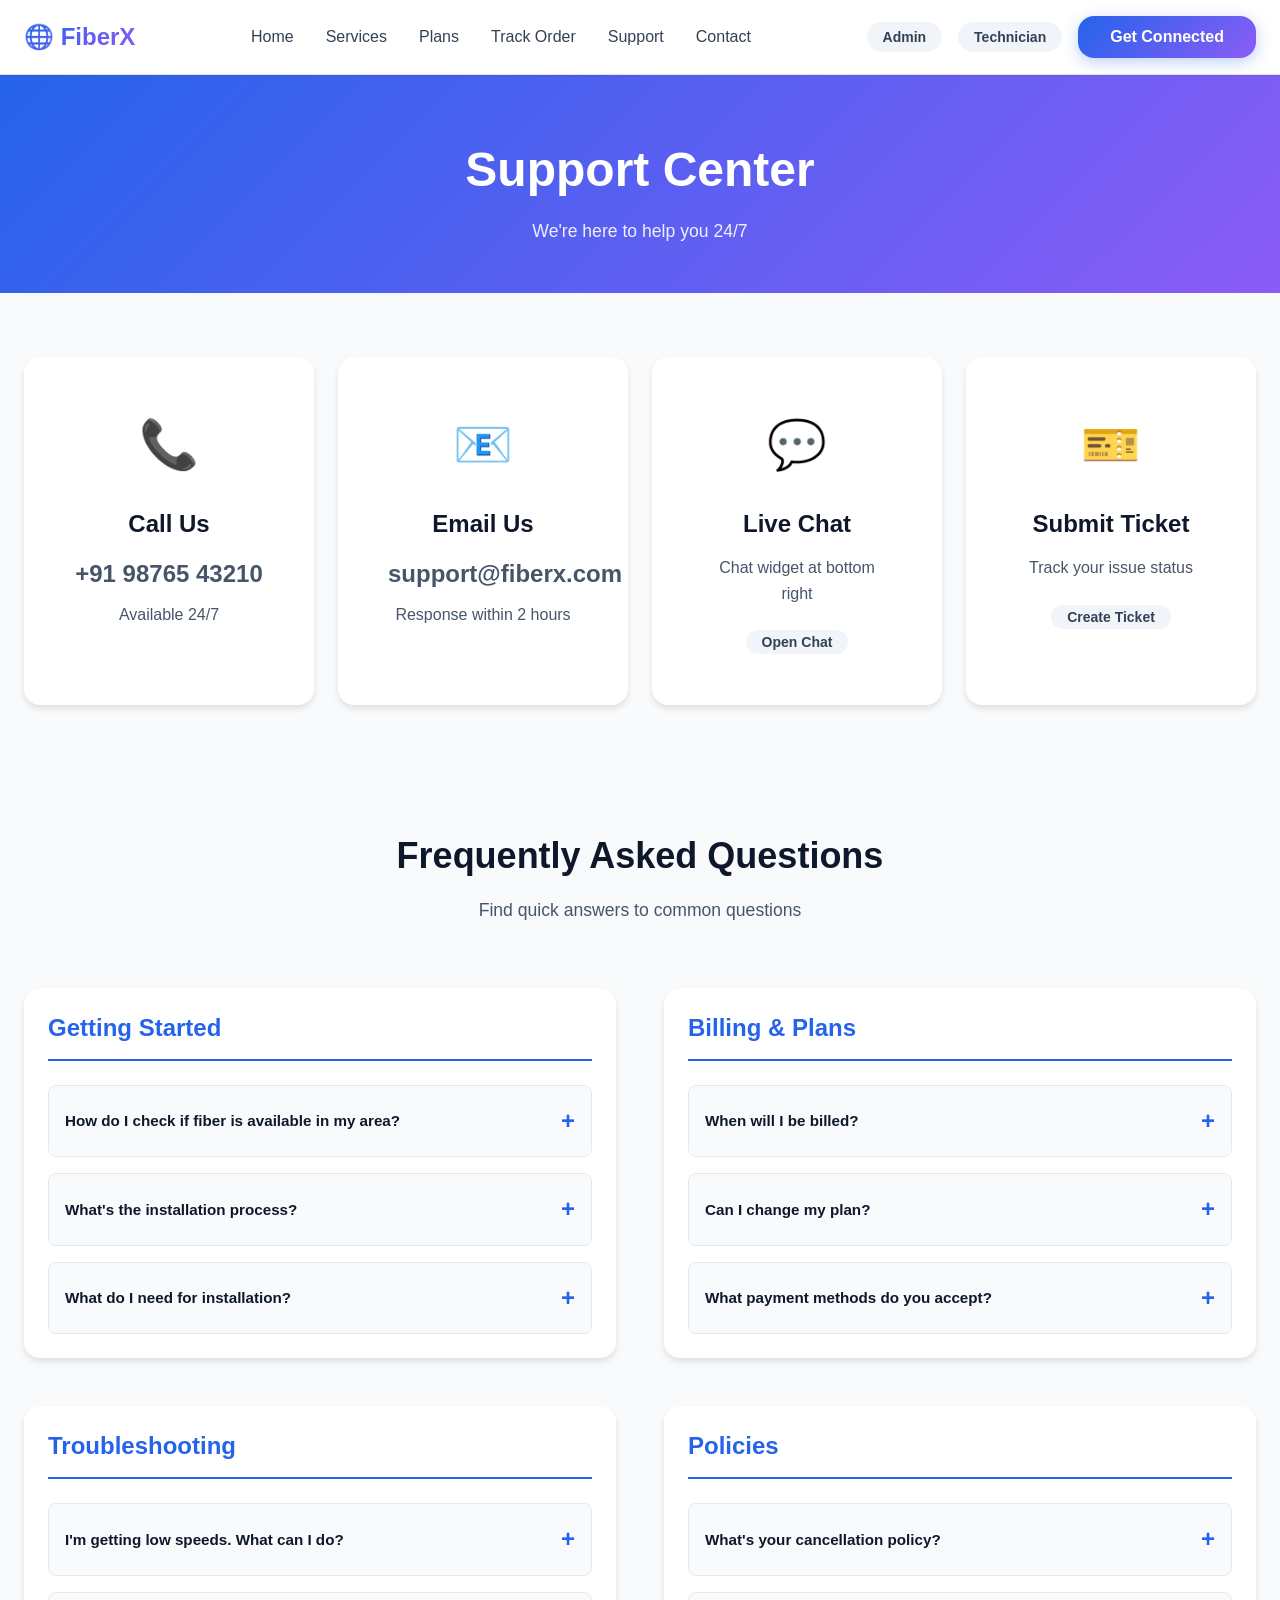
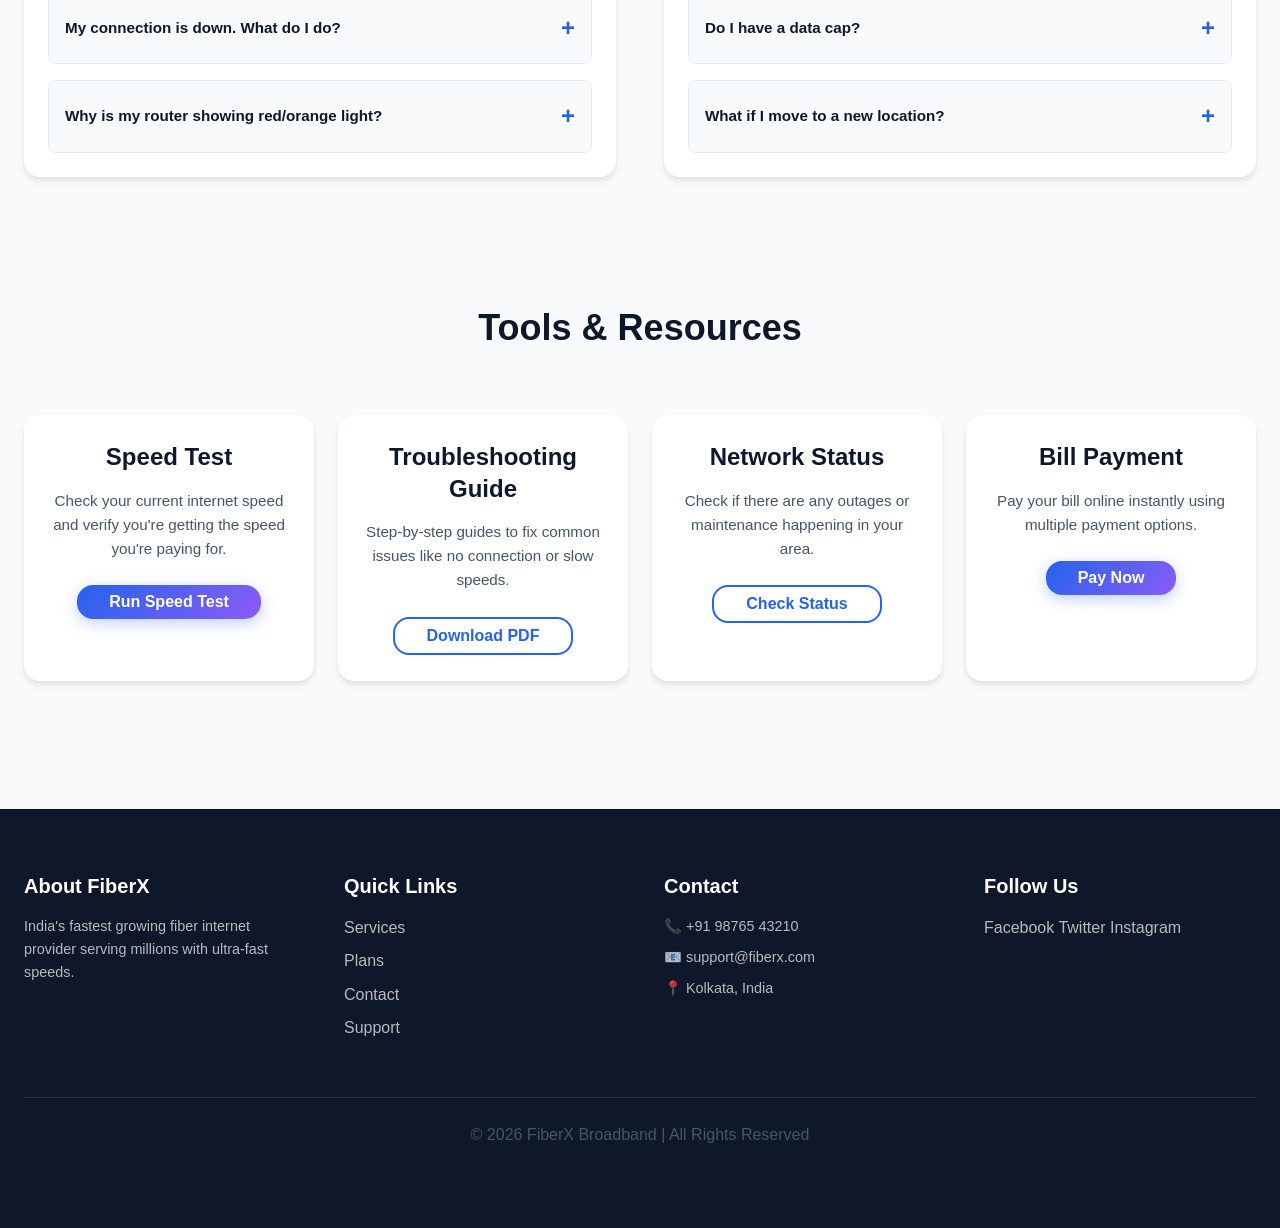
<file: frontend/support.html>
<!DOCTYPE html>
<html lang="en">
<head>
  <meta charset="UTF-8">
  <meta name="viewport" content="width=device-width, initial-scale=1.0">
  <title>Support Center - FiberX Broadband</title>
  <link rel="stylesheet" href="styles/style.css">
  <link rel="stylesheet" href="styles/support.css">
</head>
<body data-page="support">
  <header id="site-header" class="header"></header>

  <section class="hero-small">
    <h1>Support Center</h1>
    <p>We're here to help you 24/7</p>
  </section>

  <div class="container">
    <!-- Quick Support Options -->
    <section class="support-intro">
      <div class="support-options">
        <div class="support-option">
          <div class="option-icon">📞</div>
          <h3>Call Us</h3>
          <p class="big-number">+91 98765 43210</p>
          <p>Available 24/7</p>
        </div>
        <div class="support-option">
          <div class="option-icon">📧</div>
          <h3>Email Us</h3>
          <p class="big-number">support@fiberx.com</p>
          <p>Response within 2 hours</p>
        </div>
        <div class="support-option">
          <div class="option-icon">💬</div>
          <h3>Live Chat</h3>
          <p>Chat widget at bottom right</p>
          <button class="btn-small">Open Chat</button>
        </div>
        <div class="support-option">
          <div class="option-icon">🎫</div>
          <h3>Submit Ticket</h3>
          <p>Track your issue status</p>
          <button class="btn-small" onclick="showTicketForm()">Create Ticket</button>
        </div>
      </div>
    </section>

    <!-- FAQ Section -->
    <section class="faq-section">
      <div class="section-header">
        <h2>Frequently Asked Questions</h2>
        <p>Find quick answers to common questions</p>
      </div>

      <div class="faq-grid">
        <div class="faq-category">
          <h3>Getting Started</h3>
          <div class="faq-items">
            <div class="faq-item">
              <div class="faq-question">
                <h4>How do I check if fiber is available in my area?</h4>
                <span class="faq-toggle">+</span>
              </div>
              <div class="faq-answer">
                <p>Simply go to our <a href="feasibility.html">Check Availability</a> page, enter your address and pincode, and we'll instantly show you if fiber is available at your location.</p>
              </div>
            </div>

            <div class="faq-item">
              <div class="faq-question">
                <h4>What's the installation process?</h4>
                <span class="faq-toggle">+</span>
              </div>
              <div class="faq-answer">
                <p>1. Place your order through our website 2. Choose your installation date 3. Our technician visits your location 4. We set up your connection 5. Speed test & activation. The whole process takes 24-48 hours.</p>
              </div>
            </div>

            <div class="faq-item">
              <div class="faq-question">
                <h4>What do I need for installation?</h4>
                <span class="faq-toggle">+</span>
              </div>
              <div class="faq-answer">
                <p>You'll need: 1. Accessible fiber line point 2. Power outlet near installation point 3. Basic interior routing (optional - technician can help) 4. Valid ID for verification 5. Contact phone number</p>
              </div>
            </div>
          </div>
        </div>

        <div class="faq-category">
          <h3>Billing & Plans</h3>
          <div class="faq-items">
            <div class="faq-item">
              <div class="faq-question">
                <h4>When will I be billed?</h4>
                <span class="faq-toggle">+</span>
              </div>
              <div class="faq-answer">
                <p>Billing starts from your installation date on a monthly cycle. First month is prorated if installation happens mid-month. You'll receive an invoice via email before each billing date.</p>
              </div>
            </div>

            <div class="faq-item">
              <div class="faq-question">
                <h4>Can I change my plan?</h4>
                <span class="faq-toggle">+</span>
              </div>
              <div class="faq-answer">
                <p>Yes! You can upgrade or downgrade your plan anytime. Changes take effect immediately, and we'll adjust your billing accordingly. No fees or penalties for plan changes.</p>
              </div>
            </div>

            <div class="faq-item">
              <div class="faq-question">
                <h4>What payment methods do you accept?</h4>
                <span class="faq-toggle">+</span>
              </div>
              <div class="faq-answer">
                <p>We accept: Credit/Debit cards, Net banking, UPI, NEFT/RTGS, and Standing instructions for auto-payment. Choose what works best for you at checkout.</p>
              </div>
            </div>
          </div>
        </div>

        <div class="faq-category">
          <h3>Troubleshooting</h3>
          <div class="faq-items">
            <div class="faq-item">
              <div class="faq-question">
                <h4>I'm getting low speeds. What can I do?</h4>
                <span class="faq-toggle">+</span>
              </div>
              <div class="faq-answer">
                <p>First, try restarting your router. Check if other devices are using bandwidth. Test directly with ethernet cable. If speeds are still low, we guarantee your subscribed speed or we'll credit your account.</p>
              </div>
            </div>

            <div class="faq-item">
              <div class="faq-question">
                <h4>My connection is down. What do I do?</h4>
                <span class="faq-toggle">+</span>
              </div>
              <div class="faq-answer">
                <p>1. Check if the router is powered on 2. Restart your router 3. Check cables are connected 4. Call us at +91 98765 43210 5. We'll troubleshoot or send a technician. Expected resolution: 1-4 hours.</p>
              </div>
            </div>

            <div class="faq-item">
              <div class="faq-question">
                <h4>Why is my router showing red/orange light?</h4>
                <span class="faq-toggle">+</span>
              </div>
              <div class="faq-answer">
                <p>Red/Orange light indicates connection issue. Try: 1. Power cycle the router 2. Check cable connections 3. Move closer to router 4. Check for interference from microwaves 5. Contact support if issue persists.</p>
              </div>
            </div>
          </div>
        </div>

        <div class="faq-category">
          <h3>Policies</h3>
          <div class="faq-items">
            <div class="faq-item">
              <div class="faq-question">
                <h4>What's your cancellation policy?</h4>
                <span class="faq-toggle">+</span>
              </div>
              <div class="faq-answer">
                <p>You can cancel anytime with no penalties. We'll accept cancellation requests via phone, email, or our portal. Final bill will be prepared based on usage till cancellation date.</p>
              </div>
            </div>

            <div class="faq-item">
              <div class="faq-question">
                <h4>Do I have a data cap?</h4>
                <span class="faq-toggle">+</span>
              </div>
              <div class="faq-answer">
                <p>No! All FiberX plans include unlimited data. No data caps, no throttling, no hidden limits. Use as much as you want at your subscribed speed.</p>
              </div>
            </div>

            <div class="faq-item">
              <div class="faq-question">
                <h4>What if I move to a new location?</h4>
                <span class="faq-toggle">+</span>
              </div>
              <div class="faq-answer">
                <p>We can help you transfer your service if fiber is available at your new address. There's no transfer fee. Contact us at least 7 days before your move to arrange this.</p>
              </div>
            </div>
          </div>
        </div>
      </div>
    </section>

    <!-- Ticket Submission -->
    <section id="ticketSection" class="ticket-section hidden">
      <div class="section-header">
        <h2>Submit Support Ticket</h2>
      </div>

      <form id="ticketForm" class="ticket-form">
        <div class="form-row">
          <div class="form-group">
            <label for="ticketEmail">Email Address *</label>
            <input type="email" id="ticketEmail" name="email" required>
          </div>
          <div class="form-group">
            <label for="ticketPhone">Phone Number *</label>
            <input type="tel" id="ticketPhone" name="phone" required>
          </div>
        </div>

        <div class="form-group">
          <label for="ticketSubject">Issue Subject *</label>
          <input type="text" id="ticketSubject" name="subject" placeholder="Brief description of your issue" required>
        </div>

        <div class="form-group">
          <label for="ticketCategory">Issue Category *</label>
          <select id="ticketCategory" name="category" required>
            <option value="">Select category</option>
            <option value="no_connection">No Connection</option>
            <option value="slow_speed">Slow Speed</option>
            <option value="disconnections">Frequent Disconnections</option>
            <option value="billing">Billing Issue</option>
            <option value="installation">Installation Question</option>
            <option value="general">General Inquiry</option>
          </select>
        </div>

        <div class="form-group">
          <label for="ticketDescription">Detailed Description *</label>
          <textarea id="ticketDescription" name="description" placeholder="Please describe your issue in detail" rows="5" required></textarea>
        </div>

        <div class="form-group checkbox">
          <label>
            <input type="checkbox" name="consent" required>
            I want to be contacted about this ticket
          </label>
        </div>

        <button type="submit" class="btn-primary">Submit Ticket</button>
        <button type="button" class="btn-secondary" onclick="hideTicketForm()">Cancel</button>
      </form>
    </section>

    <!-- Speed Test -->
    <section class="tools-section">
      <div class="section-header">
        <h2>Tools & Resources</h2>
      </div>

      <div class="tools-grid">
        <div class="tool-card">
          <h3>Speed Test</h3>
          <p>Check your current internet speed and verify you're getting the speed you're paying for.</p>
          <button class="btn-primary" onclick="runSpeedTest()">Run Speed Test</button>
        </div>

        <div class="tool-card">
          <h3>Troubleshooting Guide</h3>
          <p>Step-by-step guides to fix common issues like no connection or slow speeds.</p>
          <button class="btn-secondary" onclick="downloadGuide()">Download PDF</button>
        </div>

        <div class="tool-card">
          <h3>Network Status</h3>
          <p>Check if there are any outages or maintenance happening in your area.</p>
          <button class="btn-secondary" onclick="checkStatus()">Check Status</button>
        </div>

        <div class="tool-card">
          <h3>Bill Payment</h3>
          <p>Pay your bill online instantly using multiple payment options.</p>
          <button class="btn-primary" onclick="goToBilling()">Pay Now</button>
        </div>
      </div>
    </section>
  </div>

  <footer id="site-footer"></footer>

  <script src="js/app.js"></script>
  <script src="js/support.js"></script>
</body>
</html>
</file>
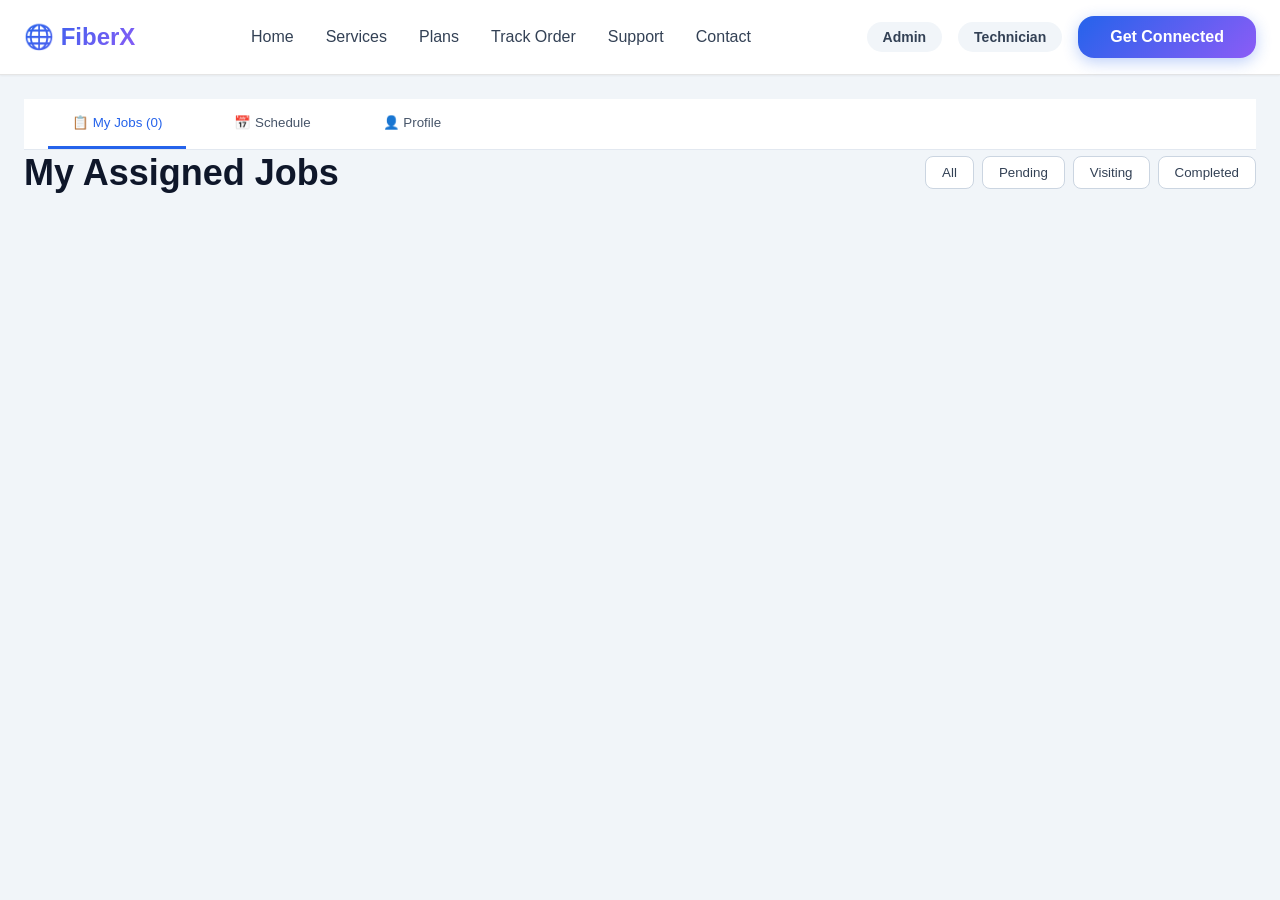
<file: frontend/technician.html>
<!DOCTYPE html>
<html lang="en">
<head>
  <meta charset="UTF-8">
  <meta name="viewport" content="width=device-width, initial-scale=1.0">
  <title>Technician Panel - FiberX Broadband</title>
  <link rel="stylesheet" href="styles/style.css">
  <link rel="stylesheet" href="styles/technician.css">
</head>
<body data-page="technician" class="technician-page">
  <div class="tech-layout">
    <!-- Header -->
    <header class="tech-header">
      <div class="header-left">
        <h1>🔧 Technician Panel</h1>
        <p class="tech-name" id="techName">Field Operations Dashboard</p>
      </div>
      <div class="header-right">
        <div class="tech-status">
          <span class="status-indicator online"></span>
          <span>Online</span>
        </div>
        <a href="index.html" class="btn-small">← Back</a>
      </div>
    </header>

    <!-- Main Content -->
    <main class="tech-main">
      <!-- Tabs -->
      <div class="tech-tabs">
        <button class="tab-btn active" onclick="switchTechTab('jobs')">
          📋 My Jobs (<span id="jobCount">0</span>)
        </button>
        <button class="tab-btn" onclick="switchTechTab('schedule')">
          📅 Schedule
        </button>
        <button class="tab-btn" onclick="switchTechTab('profile')">
          👤 Profile
        </button>
      </div>

      <!-- Jobs Tab -->
      <div id="jobs" class="tech-tab-content active">
        <div class="jobs-header">
          <h2>My Assigned Jobs</h2>
          <div class="job-filters">
            <button class="filter-btn" onclick="filterJobs('all')" data-filter="all">All</button>
            <button class="filter-btn" onclick="filterJobs('pending')" data-filter="pending">Pending</button>
            <button class="filter-btn" onclick="filterJobs('visiting')" data-filter="visiting">Visiting</button>
            <button class="filter-btn" onclick="filterJobs('completed')" data-filter="completed">Completed</button>
          </div>
        </div>

        <div id="jobsList" class="jobs-list"></div>
      </div>

      <!-- Schedule Tab -->
      <div id="schedule" class="tech-tab-content">
        <h2>Installation Schedule</h2>
        <div id="scheduleContent"></div>
      </div>

      <!-- Profile Tab -->
      <div id="profile" class="tech-tab-content">
        <h2>My Profile</h2>
        <div id="profileContent"></div>
      </div>
    </main>
  </div>

  <!-- Job Detail Modal -->
  <div id="jobModal" class="modal hidden">
    <div class="modal-content">
      <button class="modal-close" onclick="closeJobModal()">×</button>
      <div id="jobDetails"></div>
    </div>
  </div>

  <script src="js/app.js"></script>
  <script src="js/technician.js"></script>
</body>
</html>
</file>
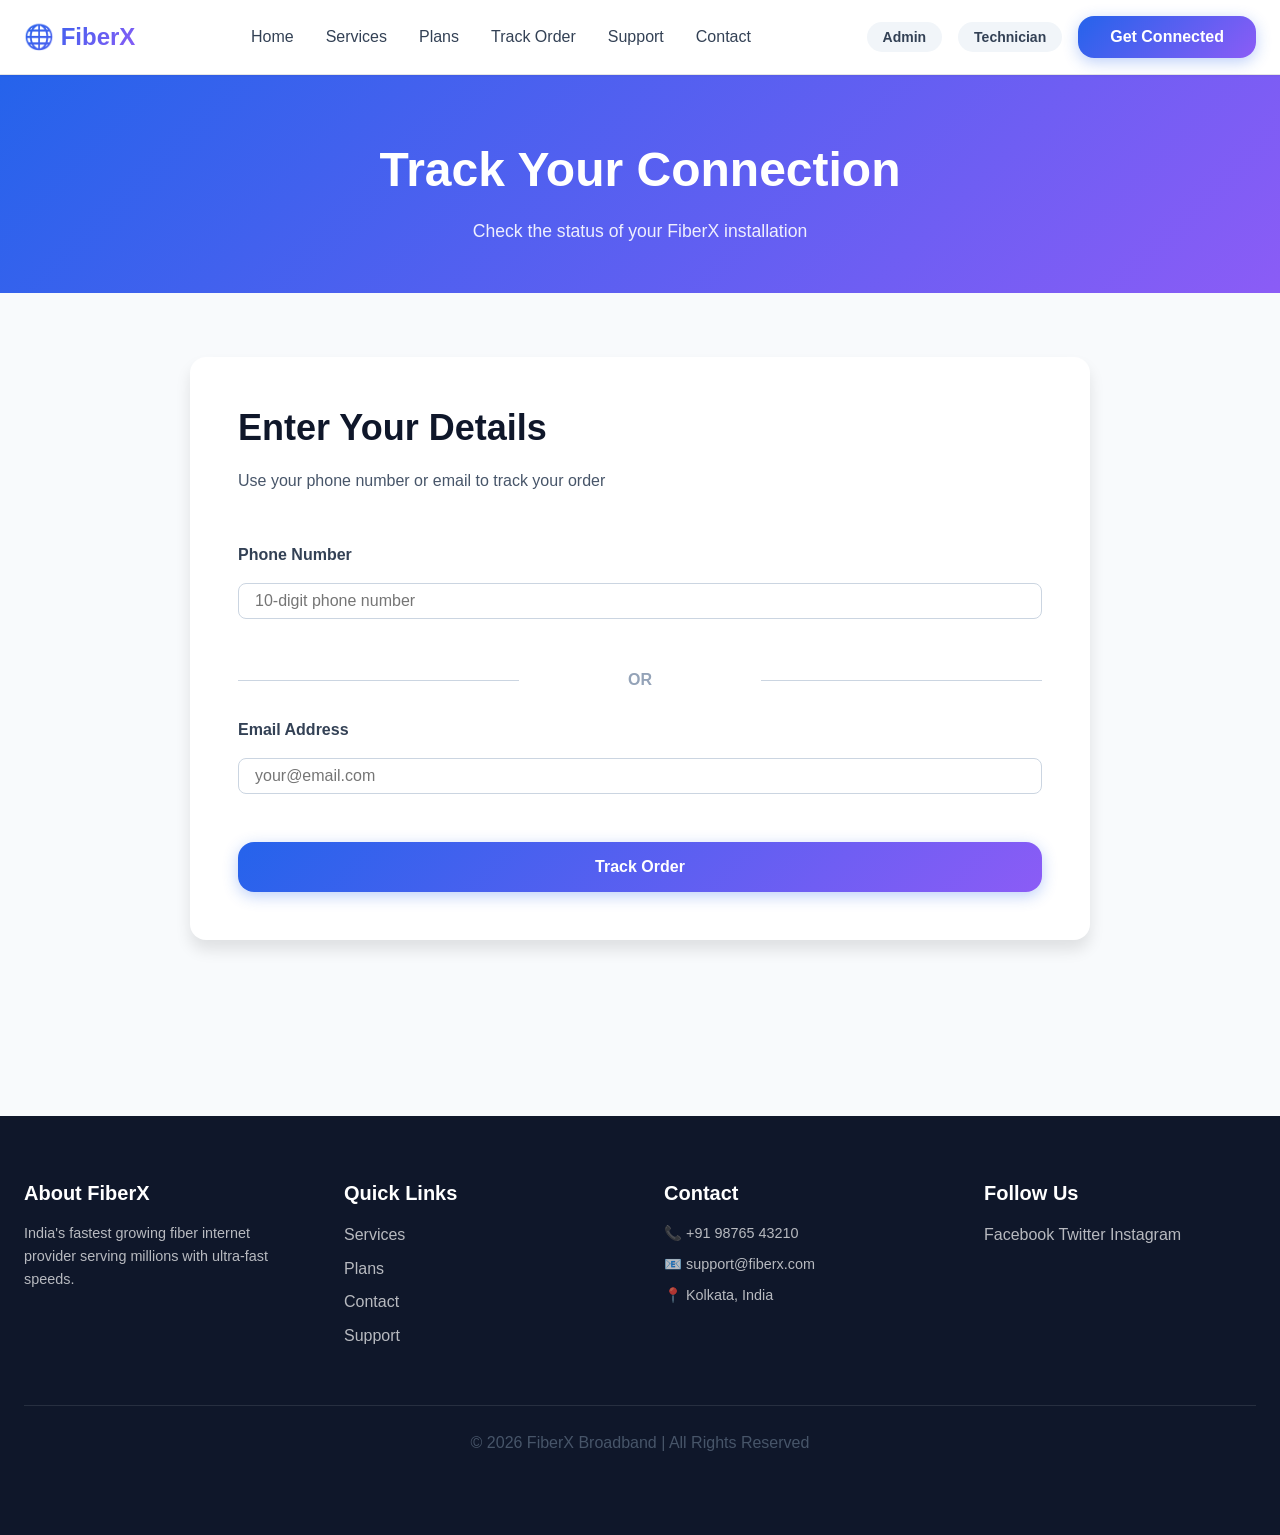
<file: frontend/tracking.html>
<!DOCTYPE html>
<html lang="en">
<head>
  <meta charset="UTF-8">
  <meta name="viewport" content="width=device-width, initial-scale=1.0">
  <title>Track Your Order - FiberX Broadband</title>
  <link rel="stylesheet" href="styles/style.css">
  <link rel="stylesheet" href="styles/tracking.css">
</head>
<body data-page="tracking">
  <header id="site-header" class="header"></header>

  <section class="hero-small">
    <h1>Track Your Connection</h1>
    <p>Check the status of your FiberX installation</p>
  </section>

  <div class="container">
    <section class="tracking-section">
      <div class="tracking-wrapper">
        <div class="tracking-search">
          <h2>Enter Your Details</h2>
          <p>Use your phone number or email to track your order</p>

          <form id="trackingForm" class="tracking-form">
            <div class="form-group">
              <label for="trackPhone">Phone Number</label>
              <input type="tel" id="trackPhone" placeholder="10-digit phone number">
            </div>
            <div class="form-divider">OR</div>
            <div class="form-group">
              <label for="trackEmail">Email Address</label>
              <input type="email" id="trackEmail" placeholder="your@email.com">
            </div>
            <button type="submit" class="btn-primary">Track Order</button>
          </form>
        </div>

        <div id="trackingResult" class="tracking-result hidden"></div>
      </div>
    </section>
  </div>

  <footer id="site-footer"></footer>

  <script src="js/app.js"></script>
  <script src="js/tracking.js"></script>
</body>
</html>
</file>
<file: frontend/styles/style.css>
/**
 * FiberX Broadband - Base Stylesheet
 * Modern, responsive design with glassmorphism & gradients
 */

* {
  margin: 0;
  padding: 0;
  box-sizing: border-box;
}

:root {
  /* Colors */
  --primary: #2563eb;
  --primary-dark: #1e40af;
  --primary-light: #3b82f6;
  --secondary: #8b5cf6;
  --accent: #ec4899;
  --success: #10b981;
  --warning: #f59e0b;
  --danger: #ef4444;
  --dark: #0f172a;
  --light: #f8fafc;
  --gray-100: #f1f5f9;
  --gray-200: #e2e8f0;
  --gray-300: #cbd5e1;
  --gray-400: #94a3b8;
  --gray-500: #64748b;
  --gray-600: #475569;
  --gray-700: #334155;

  /* Gradients */
  --gradient-primary: linear-gradient(135deg, #2563eb 0%, #8b5cf6 100%);
  --gradient-secondary: linear-gradient(135deg, #8b5cf6 0%, #ec4899 100%);
  --gradient-dark: linear-gradient(135deg, #0f172a 0%, #334155 100%);

  /* Spacing */
  --spacing-xs: 0.25rem;
  --spacing-sm: 0.5rem;
  --spacing-md: 1rem;
  --spacing-lg: 1.5rem;
  --spacing-xl: 2rem;
  --spacing-2xl: 3rem;
  --spacing-3xl: 4rem;

  /* Typography */
  --font-primary: 'Segoe UI', Tahoma, Geneva, Verdana, sans-serif;
  --font-mono: 'Monaco', 'Menlo', monospace;

  /* Shadows */
  --shadow-sm: 0 1px 2px rgba(0, 0, 0, 0.05);
  --shadow-md: 0 4px 6px rgba(0, 0, 0, 0.1);
  --shadow-lg: 0 10px 15px rgba(0, 0, 0, 0.1);
  --shadow-xl: 0 20px 25px rgba(0, 0, 0, 0.1);

  /* Border Radius */
  --radius-sm: 0.375rem;
  --radius-md: 0.5rem;
  --radius-lg: 1rem;
  --radius-xl: 1.5rem;
  --radius-full: 9999px;

  /* Transitions */
  --transition-fast: 150ms ease-in-out;
  --transition-base: 200ms ease-in-out;
  --transition-slow: 300ms ease-in-out;
}

html {
  scroll-behavior: smooth;
}

body {
  font-family: var(--font-primary);
  color: var(--gray-700);
  background-color: var(--light);
  line-height: 1.6;
  overflow-x: hidden;
}

/* ============================================
   TYPOGRAPHY
   ============================================ */

h1, h2, h3, h4, h5, h6 {
  font-weight: 700;
  color: var(--dark);
  line-height: 1.3;
  margin-bottom: var(--spacing-md);
}

h1 {
  font-size: 3rem;
  @media (max-width: 768px) {
    font-size: 2rem;
  }
}

h2 {
  font-size: 2.25rem;
  @media (max-width: 768px) {
    font-size: 1.75rem;
  }
}

h3 {
  font-size: 1.5rem;
  @media (max-width: 768px) {
    font-size: 1.25rem;
  }
}

h4 {
  font-size: 1.25rem;
}

p {
  color: var(--gray-600);
  margin-bottom: var(--spacing-md);
}

a {
  color: var(--primary);
  text-decoration: none;
  transition: color var(--transition-base);
}

a:hover {
  color: var(--primary-dark);
}

/* ============================================
   HEADER & NAVIGATION
   ============================================ */

.header {
  background: rgba(255, 255, 255, 0.95);
  backdrop-filter: blur(10px);
  border-bottom: 1px solid rgba(0, 0, 0, 0.1);
  position: sticky;
  top: 0;
  z-index: 1000;
  box-shadow: var(--shadow-sm);
}

.nav-container {
  max-width: 1400px;
  margin: 0 auto;
  padding: var(--spacing-md) var(--spacing-lg);
  display: flex;
  justify-content: space-between;
  align-items: center;
  gap: var(--spacing-xl);
  flex-wrap: wrap;
}

.logo {
  font-size: 1.5rem;
  font-weight: 700;
  background: var(--gradient-primary);
  -webkit-background-clip: text;
  -webkit-text-fill-color: transparent;
  background-clip: text;
}

.logo a {
  color: var(--primary);
}

.nav-links {
  display: flex;
  gap: var(--spacing-xl);
  align-items: center;
  flex-wrap: wrap;
}

.nav-links a {
  color: var(--gray-700);
  font-weight: 500;
  transition: color var(--transition-base);
}

.nav-links a:hover {
  color: var(--primary);
}

.nav-actions {
  display: flex;
  gap: var(--spacing-md);
  align-items: center;
}

@media (max-width: 768px) {
  .nav-links {
    flex-basis: 100%;
    gap: var(--spacing-md);
  }

  .nav-actions {
    flex-basis: 100%;
    justify-content: center;
  }
}

/* ============================================
   BUTTONS
   ============================================ */

.btn-primary,
.btn-secondary,
.btn-small,
.btn-danger {
  padding: var(--spacing-sm) var(--spacing-xl);
  border: none;
  border-radius: var(--radius-lg);
  font-weight: 600;
  cursor: pointer;
  transition: all var(--transition-base);
  font-size: 1rem;
  display: inline-block;
  text-align: center;
  white-space: nowrap;
}

.btn-primary {
  background: var(--gradient-primary);
  color: white;
  box-shadow: 0 4px 15px rgba(37, 99, 235, 0.3);
}

.btn-primary:hover {
  transform: translateY(-2px);
  box-shadow: 0 6px 20px rgba(37, 99, 235, 0.4);
}

.btn-primary:active {
  transform: translateY(0);
}

.btn-secondary {
  background: transparent;
  color: var(--primary);
  border: 2px solid var(--primary);
}

.btn-secondary:hover {
  background: var(--primary);
  color: white;
}

.btn-small {
  padding: var(--spacing-xs) var(--spacing-md);
  font-size: 0.875rem;
  background: var(--gray-100);
  color: var(--gray-700);
}

.btn-small:hover {
  background: var(--gray-200);
}

.btn-danger {
  background: var(--danger);
  color: white;
}

.btn-danger:hover {
  background: #dc2626;
}

button:disabled {
  opacity: 0.6;
  cursor: not-allowed;
}

/* ============================================
   FORMS
   ============================================ */

input,
textarea,
select {
  width: 100%;
  padding: var(--spacing-sm) var(--spacing-md);
  border: 1px solid var(--gray-300);
  border-radius: var(--radius-md);
  font-family: var(--font-primary);
  font-size: 1rem;
  transition: all var(--transition-base);
  background: white;
}

input:focus,
textarea:focus,
select:focus {
  outline: none;
  border-color: var(--primary);
  box-shadow: 0 0 0 3px rgba(37, 99, 235, 0.1);
}

textarea {
  resize: vertical;
  min-height: 120px;
}

label {
  display: block;
  margin-bottom: var(--spacing-sm);
  font-weight: 500;
  color: var(--gray-700);
}

.form-group {
  margin-bottom: var(--spacing-lg);
}

.form-error {
  color: var(--danger);
  font-size: 0.875rem;
  margin-top: var(--spacing-xs);
}

/* ============================================
   CARDS & CONTAINERS
   ============================================ */

.card {
  background: white;
  border-radius: var(--radius-lg);
  padding: var(--spacing-lg);
  box-shadow: var(--shadow-md);
  transition: all var(--transition-base);
}

.card:hover {
  transform: translateY(-4px);
  box-shadow: var(--shadow-lg);
}

.container {
  max-width: 1400px;
  margin: 0 auto;
  padding: 0 var(--spacing-lg);
}

/* ============================================
   SECTIONS
   ============================================ */

section {
  padding: var(--spacing-3xl) 0;
}

section.dark {
  background: var(--gradient-dark);
  color: white;
}

section.dark h2,
section.dark h3 {
  color: white;
}

/* ============================================
   GRIDS
   ============================================ */

.grid {
  display: grid;
  gap: var(--spacing-lg);
  grid-auto-flow: row;
}

.grid-2 {
  grid-template-columns: repeat(auto-fit, minmax(300px, 1fr));
}

.grid-3 {
  grid-template-columns: repeat(auto-fit, minmax(250px, 1fr));
}

.grid-4 {
  grid-template-columns: repeat(auto-fit, minmax(200px, 1fr));
}

/* ============================================
   FOOTER
   ============================================ */

.footer {
  background: var(--dark);
  color: white;
  padding: var(--spacing-3xl) var(--spacing-lg);
  margin-top: var(--spacing-3xl);
}

.footer-content {
  max-width: 1400px;
  margin: 0 auto;
  display: grid;
  grid-template-columns: repeat(auto-fit, minmax(250px, 1fr));
  gap: var(--spacing-2xl);
  margin-bottom: var(--spacing-2xl);
}

.footer-section h4 {
  color: white;
  margin-bottom: var(--spacing-md);
}

.footer-section p {
  color: rgba(255, 255, 255, 0.7);
  font-size: 0.9rem;
  margin-bottom: var(--spacing-sm);
}

.footer-section ul {
  list-style: none;
}

.footer-section ul li {
  margin-bottom: var(--spacing-sm);
}

.footer-section a {
  color: rgba(255, 255, 255, 0.7);
}

.footer-section a:hover {
  color: white;
}

.footer-bottom {
  border-top: 1px solid rgba(255, 255, 255, 0.1);
  padding-top: var(--spacing-lg);
  text-align: center;
  color: rgba(255, 255, 255, 0.6);
}

/* ============================================
   HERO SECTION
   ============================================ */

.hero {
  background: var(--gradient-primary);
  color: white;
  padding: 6rem var(--spacing-lg);
  text-align: center;
  position: relative;
  overflow: hidden;
  min-height: 600px;
  display: flex;
  align-items: center;
  justify-content: center;
}

.hero::before {
  content: '';
  position: absolute;
  top: 0;
  left: 0;
  right: 0;
  bottom: 0;
  background: url('data:image/svg+xml,<svg xmlns="http://www.w3.org/2000/svg" viewBox="0 0 100 100"><circle cx="10" cy="10" r="2" fill="rgba(255,255,255,0.1)"/><circle cx="30" cy="40" r="1.5" fill="rgba(255,255,255,0.1)"/><circle cx="60" cy="20" r="2" fill="rgba(255,255,255,0.1)"/><circle cx="80" cy="60" r="1.5" fill="rgba(255,255,255,0.1)"/></svg>');
  opacity: 0.3;
}

.hero-content {
  position: relative;
  z-index: 2;
  max-width: 900px;
}

.hero h1 {
  color: white;
  font-size: 3.5rem;
  margin-bottom: var(--spacing-lg);
  animation: slideInDown 0.8s ease-out;
}

.hero p {
  font-size: 1.25rem;
  margin-bottom: var(--spacing-2xl);
  color: rgba(255, 255, 255, 0.9);
  animation: slideInUp 0.8s ease-out 0.2s forwards;
  opacity: 0;
}

.hero-buttons {
  display: flex;
  gap: var(--spacing-lg);
  justify-content: center;
  flex-wrap: wrap;
  animation: slideInUp 0.8s ease-out 0.4s forwards;
  opacity: 0;
}

@keyframes slideInDown {
  from {
    opacity: 0;
    transform: translateY(-30px);
  }
  to {
    opacity: 1;
    transform: translateY(0);
  }
}

@keyframes slideInUp {
  from {
    opacity: 0;
    transform: translateY(30px);
  }
  to {
    opacity: 1;
    transform: translateY(0);
  }
}

/* ============================================
   OFFER BANNER
   ============================================ */

.offer-banner {
  background: var(--gradient-secondary);
  color: white;
  padding: var(--spacing-md) var(--spacing-lg);
  display: flex;
  justify-content: space-between;
  align-items: center;
  border-radius: var(--radius-lg);
  margin-bottom: var(--spacing-xl);
  animation: slideDown 0.5s ease-out;
}

@keyframes slideDown {
  from {
    opacity: 0;
    transform: translateY(-20px);
  }
  to {
    opacity: 1;
    transform: translateY(0);
  }
}

.offer-banner-content {
  display: flex;
  gap: var(--spacing-md);
  align-items: center;
  flex: 1;
}

.offer-label {
  font-weight: 600;
}

.offer-text {
  font-size: 0.95rem;
}

.offer-banner-cta {
  background: white;
  color: var(--secondary);
  padding: var(--spacing-sm) var(--spacing-lg);
  border: none;
  border-radius: var(--radius-full);
  font-weight: 600;
  cursor: pointer;
  transition: all var(--transition-base);
  white-space: nowrap;
}

.offer-banner-cta:hover {
  transform: scale(1.05);
}

/* ============================================
   MODALS & POPUPS
   ============================================ */

.offer-modal-overlay {
  position: fixed;
  top: 0;
  left: 0;
  right: 0;
  bottom: 0;
  background: rgba(0, 0, 0, 0.7);
  display: flex;
  align-items: center;
  justify-content: center;
  z-index: 2000;
  animation: fadeIn 0.3s ease-out;
}

@keyframes fadeIn {
  from {
    opacity: 0;
  }
  to {
    opacity: 1;
  }
}

.offer-modal {
  background: white;
  border-radius: var(--radius-xl);
  padding: var(--spacing-2xl);
  max-width: 500px;
  position: relative;
  animation: scaleIn 0.3s ease-out;
  box-shadow: var(--shadow-xl);
}

@keyframes scaleIn {
  from {
    opacity: 0;
    transform: scale(0.9);
  }
  to {
    opacity: 1;
    transform: scale(1);
  }
}

.modal-close {
  position: absolute;
  top: var(--spacing-md);
  right: var(--spacing-md);
  background: none;
  border: none;
  font-size: 2rem;
  cursor: pointer;
  color: var(--gray-400);
  transition: color var(--transition-base);
}

.modal-close:hover {
  color: var(--gray-700);
}

.offer-modal-content {
  text-align: center;
}

.offer-badge {
  display: inline-block;
  background: var(--gradient-secondary);
  color: white;
  padding: var(--spacing-xs) var(--spacing-md);
  border-radius: var(--radius-full);
  font-size: 0.75rem;
  font-weight: 600;
  margin-bottom: var(--spacing-md);
}

.offer-discount {
  font-size: 3rem;
  font-weight: 700;
  background: var(--gradient-primary);
  -webkit-background-clip: text;
  -webkit-text-fill-color: transparent;
  background-clip: text;
  margin: var(--spacing-lg) 0;
}

/* ============================================
   TOAST NOTIFICATIONS
   ============================================ */

.toast {
  position: fixed;
  bottom: var(--spacing-lg);
  right: var(--spacing-lg);
  padding: var(--spacing-md) var(--spacing-lg);
  border-radius: var(--radius-lg);
  color: white;
  display: flex;
  align-items: center;
  justify-content: space-between;
  gap: var(--spacing-md);
  box-shadow: var(--shadow-lg);
  animation: slideInRight 0.3s ease-out;
  max-width: 400px;
  z-index: 3000;
}

@keyframes slideInRight {
  from {
    opacity: 0;
    transform: translateX(100px);
  }
  to {
    opacity: 1;
    transform: translateX(0);
  }
}

.toast-info {
  background: var(--primary);
}

.toast-success {
  background: var(--success);
}

.toast-warning {
  background: var(--warning);
}

.toast-error {
  background: var(--danger);
}

.toast-close {
  background: none;
  border: none;
  color: white;
  cursor: pointer;
  font-size: 1.25rem;
  line-height: 1;
}

/* ============================================
   LOADING ANIMATION
   ============================================ */

.loading {
  display: inline-block;
  width: 20px;
  height: 20px;
  border: 3px solid rgba(0, 0, 0, 0.1);
  border-radius: 50%;
  border-top-color: var(--primary);
  animation: spin 1s linear infinite;
}

@keyframes spin {
  to {
    transform: rotate(360deg);
  }
}

.loader {
  display: flex;
  justify-content: center;
  align-items: center;
  padding: var(--spacing-2xl);
}

/* ============================================
   RESPONSIVE
   ============================================ */

@media (max-width: 768px) {
  body {
    font-size: 0.95rem;
  }

  .hero h1 {
    font-size: 2rem;
  }

  .hero-buttons {
    flex-direction: column;
  }

  .btn-primary,
  .btn-secondary {
    width: 100%;
  }

  section {
    padding: var(--spacing-2xl) 0;
  }

  .container {
    padding: 0 var(--spacing-md);
  }
}

/* ============================================
   UTILITY CLASSES
   ============================================ */

.text-center {
  text-align: center;
}

.text-primary {
  color: var(--primary);
}

.text-success {
  color: var(--success);
}

.text-danger {
  color: var(--danger);
}

.text-muted {
  color: var(--gray-500);
}

.mb-0 {
  margin-bottom: 0;
}

.mb-1 {
  margin-bottom: var(--spacing-sm);
}

.mb-2 {
  margin-bottom: var(--spacing-md);
}

.mb-3 {
  margin-bottom: var(--spacing-lg);
}

.mt-1 {
  margin-top: var(--spacing-sm);
}

.mt-2 {
  margin-top: var(--spacing-md);
}

.mt-3 {
  margin-top: var(--spacing-lg);
}

.p-1 {
  padding: var(--spacing-sm);
}

.p-2 {
  padding: var(--spacing-md);
}

.p-3 {
  padding: var(--spacing-lg);
}

.flex {
  display: flex;
}

.flex-center {
  display: flex;
  align-items: center;
  justify-content: center;
}

.flex-between {
  display: flex;
  justify-content: space-between;
  align-items: center;
}

.gap-1 {
  gap: var(--spacing-sm);
}

.gap-2 {
  gap: var(--spacing-md);
}

.gap-3 {
  gap: var(--spacing-lg);
}

.hidden {
  display: none;
}

.visible {
  display: block;
}

.text-bold {
  font-weight: 600;
}

.rounded {
  border-radius: var(--radius-lg);
}

.shadow {
  box-shadow: var(--shadow-lg);
}

.bg-light {
  background: var(--light);
}

.bg-white {
  background: white;
}

.border {
  border: 1px solid var(--gray-300);
}
</file>
<file: frontend/styles/index.css>
/**
 * Homepage - Index.css
 */

.section-header {
  text-align: center;
  margin-bottom: var(--spacing-3xl);
}

.section-header h2 {
  margin-bottom: var(--spacing-md);
}

.section-header p {
  font-size: 1.1rem;
  color: var(--gray-600);
}

/* ============================================
   SERVICES GRID
   ============================================ */

.service-card {
  background: white;
  border-radius: var(--radius-lg);
  padding: var(--spacing-2xl);
  text-align: center;
  box-shadow: var(--shadow-sm);
  transition: all var(--transition-base);
  border: 1px solid var(--gray-100);
}

.service-card:hover {
  transform: translateY(-8px);
  box-shadow: var(--shadow-lg);
  border-color: var(--primary);
}

.service-icon {
  font-size: 3rem;
  margin-bottom: var(--spacing-md);
  display: inline-block;
}

.service-card h3 {
  color: var(--dark);
  margin-bottom: var(--spacing-md);
}

.service-card p {
  color: var(--gray-600);
  margin-bottom: var(--spacing-md);
  font-weight: 500;
}

.service-card small {
  color: var(--gray-500);
  font-size: 0.9rem;
}

/* ============================================
   STATS SECTION
   ============================================ */

.stats-section {
  background: linear-gradient(135deg, rgba(37, 99, 235, 0.1) 0%, rgba(139, 92, 246, 0.1) 100%);
  padding: var(--spacing-3xl) 0;
  margin: var(--spacing-3xl) 0;
}

.stats-grid {
  display: grid;
  grid-template-columns: repeat(auto-fit, minmax(200px, 1fr));
  gap: var(--spacing-2xl);
}

.stat-card {
  text-align: center;
  padding: var(--spacing-2xl);
}

.stat-number {
  font-size: 2.5rem;
  font-weight: 700;
  background: var(--gradient-primary);
  -webkit-background-clip: text;
  -webkit-text-fill-color: transparent;
  background-clip: text;
  margin-bottom: var(--spacing-md);
}

.stat-label {
  color: var(--gray-600);
  font-size: 1rem;
  font-weight: 500;
}

/* ============================================
   PLANS SECTION
   ============================================ */

.plan-card {
  background: white;
  border-radius: var(--radius-lg);
  padding: var(--spacing-2xl);
  box-shadow: var(--shadow-md);
  transition: all var(--transition-base);
  position: relative;
  display: flex;
  flex-direction: column;
  height: 100%;
}

.plan-card:hover {
  transform: translateY(-8px);
  box-shadow: var(--shadow-xl);
}

.plan-card.highlighted {
  border: 2px solid var(--primary);
  transform: scale(1.05);
}

.plan-card.highlighted:hover {
  transform: scale(1.05) translateY(-8px);
}

.plan-badge {
  position: absolute;
  top: -12px;
  left: 50%;
  transform: translateX(-50%);
  background: var(--gradient-primary);
  color: white;
  padding: 0.5rem 1rem;
  border-radius: var(--radius-full);
  font-size: 0.75rem;
  font-weight: 700;
}

.plan-header {
  text-align: center;
  margin-bottom: var(--spacing-lg);
}

.plan-header h3 {
  color: var(--dark);
  margin-bottom: var(--spacing-sm);
}

.plan-speed {
  color: var(--primary);
  font-weight: 600;
  font-size: 0.9rem;
}

.plan-price {
  text-align: center;
  margin-bottom: var(--spacing-lg);
  padding-bottom: var(--spacing-lg);
  border-bottom: 2px solid var(--gray-100);
}

.price-amount {
  font-size: 2.5rem;
  font-weight: 700;
  color: var(--dark);
}

.price-period {
  color: var(--gray-500);
  font-size: 0.9rem;
  margin-left: var(--spacing-sm);
}

.plan-features {
  list-style: none;
  margin-bottom: var(--spacing-lg);
  flex: 1;
}

.plan-features li {
  padding: var(--spacing-sm) 0;
  color: var(--gray-600);
  font-size: 0.95rem;
}

.plan-features li::before {
  content: '✓ ';
  color: var(--success);
  font-weight: 700;
  margin-right: var(--spacing-sm);
}

.plan-cta {
  width: 100%;
  padding: var(--spacing-md) var(--spacing-lg);
  font-weight: 600;
}

/* ============================================
   TESTIMONIALS
   ============================================ */

.testimonials {
  background: var(--light);
  padding: var(--spacing-3xl) 0;
}

.testimonials-grid {
  display: grid;
  grid-template-columns: repeat(auto-fit, minmax(280px, 1fr));
  gap: var(--spacing-2xl);
}

.testimonial-card {
  background: white;
  border-radius: var(--radius-lg);
  padding: var(--spacing-2xl);
  box-shadow: var(--shadow-sm);
  border-left: 4px solid var(--primary);
}

.stars {
  color: var(--warning);
  margin-bottom: var(--spacing-md);
  font-size: 1rem;
  letter-spacing: 2px;
}

.testimonial-card p {
  color: var(--gray-600);
  margin-bottom: var(--spacing-lg);
  font-size: 0.95rem;
  font-style: italic;
}

.testimonial-author {
  border-top: 1px solid var(--gray-100);
  padding-top: var(--spacing-md);
}

.author-name {
  font-weight: 600;
  color: var(--dark);
  margin-bottom: var(--spacing-xs);
}

.author-role {
  font-size: 0.85rem;
  color: var(--gray-500);
}

/* ============================================
   CTA SECTION
   ============================================ */

.cta-section {
  background: var(--gradient-primary);
  color: white;
  padding: var(--spacing-3xl) 0;
  text-align: center;
}

.cta-content h2 {
  color: white;
  margin-bottom: var(--spacing-md);
}

.cta-content p {
  color: rgba(255, 255, 255, 0.9);
  font-size: 1.1rem;
  margin-bottom: var(--spacing-lg);
}

.btn-large {
  padding: var(--spacing-md) var(--spacing-3xl);
  font-size: 1.1rem;
  display: inline-block;
  background: white;
  color: var(--primary);
}

.btn-large:hover {
  transform: scale(1.05);
}

/* ============================================
   RESPONSIVE
   ============================================ */

@media (max-width: 768px) {
  .plan-card.highlighted {
    transform: scale(1);
  }

  .plan-card.highlighted:hover {
    transform: translateY(-8px);
  }

  .stat-number {
    font-size: 2rem;
  }

  .plan-price {
    padding-bottom: var(--spacing-md);
  }
}
</file>
<file: frontend/styles/admin.css>
/**
 * Admin Dashboard - Admin.css
 * Styles for the administrative control center
 */

.admin-page {
  background: var(--gray-100);
  display: flex;
  min-height: 100vh;
}

.admin-layout {
  display: flex;
  width: 100%;
  gap: 0;
}

/* ============================================
   SIDEBAR
   ============================================ */

.admin-sidebar {
  width: 250px;
  background: var(--dark);
  color: white;
  padding: var(--spacing-lg);
  position: sticky;
  top: 0;
  height: 100vh;
  overflow-y: auto;
  border-right: 1px solid var(--gray-700);
}

.sidebar-header {
  margin-bottom: var(--spacing-2xl);
  padding-bottom: var(--spacing-lg);
  border-bottom: 1px solid rgba(255, 255, 255, 0.1);
}

.sidebar-logo {
  font-size: 1.5rem;
  font-weight: 700;
  color: white;
  margin: 0;
  margin-bottom: var(--spacing-sm);
}

.sidebar-subtitle {
  font-size: 0.85rem;
  color: rgba(255, 255, 255, 0.7);
  margin: 0;
}

.sidebar-nav {
  display: flex;
  flex-direction: column;
  gap: var(--spacing-sm);
  margin-bottom: var(--spacing-2xl);
}

.nav-item {
  display: block;
  padding: var(--spacing-md) var(--spacing-lg);
  border-radius: var(--radius-md);
  color: rgba(255, 255, 255, 0.8);
  transition: all var(--transition-base);
  cursor: pointer;
  border: none;
  background: none;
  text-align: left;
  font-size: 0.95rem;
  font-weight: 500;
}

.nav-item:hover {
  background: rgba(255, 255, 255, 0.1);
  color: white;
}

.nav-item.active {
  background: var(--primary);
  color: white;
  font-weight: 600;
}

.sidebar-footer {
  padding-top: var(--spacing-lg);
  border-top: 1px solid rgba(255, 255, 255, 0.1);
}

/* ============================================
   MAIN CONTENT
   ============================================ */

.admin-main {
  flex: 1;
  overflow: auto;
  padding: var(--spacing-lg);
}

.admin-header {
  background: white;
  padding: var(--spacing-lg);
  border-radius: var(--radius-lg);
  margin-bottom: var(--spacing-lg);
  box-shadow: var(--shadow-sm);
}

.header-top {
  display: flex;
  justify-content: space-between;
  align-items: center;
  gap: var(--spacing-lg);
}

.header-top h1 {
  margin: 0;
  color: var(--dark);
}

.admin-user {
  display: flex;
  align-items: center;
  gap: var(--spacing-md);
}

.user-badge {
  background: var(--gray-100);
  padding: var(--spacing-sm) var(--spacing-md);
  border-radius: var(--radius-md);
  font-size: 0.9rem;
  font-weight: 600;
  color: var(--gray-700);
}

.admin-content {
  background: white;
  border-radius: var(--radius-lg);
  padding: var(--spacing-2xl);
  box-shadow: var(--shadow-md);
}

/* ============================================
   TAB CONTENT
   ============================================ */

.tab-content {
  display: none;
  animation: fadeIn 0.3s ease-out;
}

.tab-content.active {
  display: block;
}

@keyframes fadeIn {
  from {
    opacity: 0;
  }
  to {
    opacity: 1;
  }
}

.tab-header {
  display: flex;
  justify-content: space-between;
  align-items: center;
  margin-bottom: var(--spacing-2xl);
  padding-bottom: var(--spacing-lg);
  border-bottom: 2px solid var(--gray-200);
}

.tab-header h2 {
  margin: 0;
  color: var(--dark);
}

/* ============================================
   DASHBOARD GRID
   ============================================ */

.dashboard-grid {
  display: grid;
  grid-template-columns: repeat(auto-fit, minmax(220px, 1fr));
  gap: var(--spacing-lg);
  margin-bottom: var(--spacing-2xl);
}

.stat-card {
  background: linear-gradient(135deg, var(--primary) 0%, var(--secondary) 100%);
  color: white;
  padding: var(--spacing-lg);
  border-radius: var(--radius-lg);
  box-shadow: var(--shadow-md);
}

.stat-label {
  font-size: 0.85rem;
  opacity: 0.9;
  margin-bottom: var(--spacing-sm);
}

.stat-value {
  font-size: 2.5rem;
  font-weight: 700;
  margin-bottom: var(--spacing-sm);
}

.stat-trend {
  font-size: 0.85rem;
  opacity: 0.8;
}

.dashboard-section {
  margin-bottom: var(--spacing-2xl);
}

.dashboard-section h3 {
  margin-bottom: var(--spacing-lg);
  color: var(--dark);
  border-bottom: 2px solid var(--gray-200);
  padding-bottom: var(--spacing-md);
}

/* ============================================
   TABLES
   ============================================ */

.table {
  width: 100%;
  border-collapse: collapse;
}

.table-header {
  display: grid;
  grid-template-columns: repeat(auto-fit, minmax(100px, 1fr));
  gap: var(--spacing-md);
  padding: var(--spacing-md);
  background: var(--gray-100);
  border-radius: var(--radius-md);
  font-weight: 600;
  color: var(--gray-700);
  margin-bottom: var(--spacing-sm);
  font-size: 0.9rem;
  text-transform: uppercase;
}

.table-row {
  display: grid;
  grid-template-columns: repeat(auto-fit, minmax(100px, 1fr));
  gap: var(--spacing-md);
  padding: var(--spacing-md);
  border-bottom: 1px solid var(--gray-200);
  align-items: center;
  transition: all var(--transition-base);
}

.table-row:hover {
  background: var(--light);
}

.col {
  word-break: break-word;
  font-size: 0.9rem;
}

/* ============================================
   BADGES
   ============================================ */

.badge {
  display: inline-block;
  padding: 0.25rem 0.75rem;
  border-radius: var(--radius-full);
  font-size: 0.75rem;
  font-weight: 600;
  background: var(--gray-200);
  color: var(--gray-700);
}

.badge.success {
  background: rgba(16, 185, 129, 0.1);
  color: var(--success);
}

.badge.danger {
  background: rgba(239, 68, 68, 0.1);
  color: var(--danger);
}

.badge.warning {
  background: rgba(245, 158, 11, 0.1);
  color: var(--warning);
}

/* ============================================
   OFFER CARDS ADMIN
   ============================================ */

.offer-card-admin {
  background: white;
  border: 1px solid var(--gray-200);
  border-radius: var(--radius-lg);
  padding: var(--spacing-lg);
  margin-bottom: var(--spacing-lg);
  transition: all var(--transition-base);
}

.offer-card-admin:hover {
  box-shadow: var(--shadow-md);
  border-color: var(--primary);
}

.offer-card-admin h4 {
  color: var(--dark);
  margin-bottom: var(--spacing-sm);
}

.offer-card-admin p {
  color: var(--gray-600);
  margin-bottom: var(--spacing-md);
  font-size: 0.9rem;
}

.offer-meta {
  display: flex;
  gap: var(--spacing-lg);
  margin-bottom: var(--spacing-md);
  padding-bottom: var(--spacing-md);
  border-bottom: 1px solid var(--gray-200);
}

.discount {
  background: var(--success);
  color: white;
  padding: 0.25rem 0.75rem;
  border-radius: var(--radius-full);
  font-weight: 600;
  font-size: 0.85rem;
}

.expiry {
  color: var(--gray-500);
  font-size: 0.85rem;
}

.offer-actions {
  display: flex;
  gap: var(--spacing-sm);
}

.offer-actions .btn-small {
  flex: 1;
}

/* ============================================
   FORMS
   ============================================ */

.form-section {
  background: var(--light);
  padding: var(--spacing-lg);
  border-radius: var(--radius-lg);
  max-width: 600px;
}

.form-section h3 {
  margin-bottom: var(--spacing-lg);
  color: var(--dark);
}

.form-group {
  margin-bottom: var(--spacing-lg);
}

.form-group label {
  display: block;
  margin-bottom: var(--spacing-sm);
  font-weight: 600;
  color: var(--gray-700);
}

.form-group input,
.form-group textarea {
  width: 100%;
  padding: var(--spacing-md);
  border: 1px solid var(--gray-300);
  border-radius: var(--radius-md);
  font-family: var(--font-primary);
  font-size: 1rem;
  transition: all var(--transition-base);
}

.form-group input:focus,
.form-group textarea:focus {
  outline: none;
  border-color: var(--primary);
  box-shadow: 0 0 0 3px rgba(37, 99, 235, 0.1);
}

.form-row {
  display: grid;
  grid-template-columns: 1fr 1fr;
  gap: var(--spacing-lg);
}

.form-section .btn-primary,
.form-section .btn-secondary {
  margin-right: var(--spacing-md);
  margin-top: var(--spacing-md);
}

/* ============================================
   ANALYTICS
   ============================================ */

.analytics-grid {
  display: grid;
  grid-template-columns: repeat(auto-fit, minmax(300px, 1fr));
  gap: var(--spacing-lg);
}

.analytics-card {
  background: white;
  border: 1px solid var(--gray-200);
  border-radius: var(--radius-lg);
  padding: var(--spacing-lg);
}

.analytics-card h3 {
  color: var(--dark);
  margin-bottom: var(--spacing-lg);
}

.chart-placeholder {
  background: var(--light);
  border: 2px dashed var(--gray-300);
  border-radius: var(--radius-md);
  padding: var(--spacing-2xl);
  text-align: center;
  color: var(--gray-500);
  min-height: 200px;
  display: flex;
  align-items: center;
  justify-content: center;
}

.revenue-metrics {
  display: flex;
  flex-direction: column;
  gap: var(--spacing-md);
}

.metric {
  display: flex;
  justify-content: space-between;
  padding: var(--spacing-md);
  background: var(--light);
  border-radius: var(--radius-md);
}

.metric .value {
  font-weight: 600;
  color: var(--primary);
}

.text-success {
  color: var(--success) !important;
}

/* ============================================
   RESPONSIVE
   ============================================ */

@media (max-width: 1024px) {
  .admin-sidebar {
    width: 200px;
  }

  .dashboard-grid {
    grid-template-columns: repeat(2, 1fr);
  }
}

@media (max-width: 768px) {
  .admin-layout {
    flex-direction: column;
  }

  .admin-sidebar {
    width: 100%;
    height: auto;
    position: relative;
  }

  .admin-main {
    padding: var(--spacing-md);
  }

  .admin-content {
    padding: var(--spacing-lg);
  }

  .header-top {
    flex-direction: column;
    align-items: flex-start;
  }

  .dashboard-grid {
    grid-template-columns: 1fr;
  }

  .table-header,
  .table-row {
    grid-template-columns: 1fr;
    gap: 0;
  }

  .col::before {
    content: attr(data-label);
    font-weight: 600;
    color: var(--gray-700);
  }

  .form-row {
    grid-template-columns: 1fr;
  }

  .analytics-grid {
    grid-template-columns: 1fr;
  }
}
</file>
<file: frontend/styles/contact.css>
/**
 * Contact Page - Contact.css
 */

.hero-small {
  background: var(--gradient-primary);
  color: white;
  padding: 4rem var(--spacing-lg) 2rem;
  text-align: center;
}

.hero-small h1 {
  color: white;
  margin-bottom: var(--spacing-md);
}

.hero-small p {
  color: rgba(255, 255, 255, 0.9);
  font-size: 1.1rem;
}

/* ============================================
   CONTACT SECTION
   ============================================ */

.contact-section {
  padding: var(--spacing-3xl) 0;
}

.contact-wrapper {
  display: grid;
  grid-template-columns: 1fr 1fr;
  gap: var(--spacing-3xl);
  align-items: start;
}

/* ============================================
   CONTACT INFO
   ============================================ */

.contact-info h2 {
  margin-bottom: var(--spacing-md);
}

.contact-info p {
  color: var(--gray-600);
  margin-bottom: var(--spacing-2xl);
}

.info-boxes {
  display: grid;
  grid-template-columns: 1fr;
  gap: var(--spacing-lg);
}

.info-box {
  background: white;
  border-radius: var(--radius-lg);
  padding: var(--spacing-lg);
  box-shadow: var(--shadow-sm);
  border-left: 4px solid var(--primary);
  transition: all var(--transition-base);
}

.info-box:hover {
  transform: translateX(8px);
  box-shadow: var(--shadow-md);
}

.info-icon {
  font-size: 2rem;
  margin-bottom: var(--spacing-md);
}

.info-box h4 {
  color: var(--dark);
  margin-bottom: var(--spacing-sm);
}

.info-box p {
  color: var(--gray-600);
  font-size: 0.9rem;
  margin: var(--spacing-xs) 0;
}

/* ============================================
   CONTACT FORM
   ============================================ */

.contact-form-wrapper {
  background: white;
  border-radius: var(--radius-lg);
  padding: var(--spacing-2xl);
  box-shadow: var(--shadow-lg);
}

.contact-form-wrapper h2 {
  margin-bottom: var(--spacing-md);
}

.contact-form-wrapper p {
  color: var(--gray-600);
  margin-bottom: var(--spacing-2xl);
}

.contact-form {
  display: flex;
  flex-direction: column;
  gap: var(--spacing-lg);
}

.form-row {
  display: grid;
  grid-template-columns: 1fr 1fr;
  gap: var(--spacing-lg);
}

.form-group {
  display: flex;
  flex-direction: column;
  gap: var(--spacing-sm);
}

.form-group label {
  font-weight: 600;
  color: var(--gray-700);
}

.form-group input,
.form-group textarea,
.form-group select {
  padding: var(--spacing-sm) var(--spacing-md);
  border: 1px solid var(--gray-300);
  border-radius: var(--radius-md);
  font-family: var(--font-primary);
  font-size: 1rem;
  transition: all var(--transition-base);
}

.form-group input:focus,
.form-group textarea:focus,
.form-group select:focus {
  outline: none;
  border-color: var(--primary);
  box-shadow: 0 0 0 3px rgba(37, 99, 235, 0.1);
}

.form-group.checkbox label {
  display: flex;
  align-items: center;
  gap: var(--spacing-md);
  font-weight: 500;
  cursor: pointer;
}

.form-group.checkbox input {
  width: auto;
  cursor: pointer;
}

.form-error {
  color: var(--danger);
  font-size: 0.85rem;
  margin-top: -var(--spacing-sm);
  display: none;
}

.form-error.show {
  display: block;
}

.form-note {
  background: rgba(16, 185, 129, 0.1);
  border-left: 4px solid var(--success);
  padding: var(--spacing-lg);
  border-radius: var(--radius-md);
  margin-top: var(--spacing-lg);
}

.form-note p {
  color: var(--success);
  font-size: 0.9rem;
  margin: var(--spacing-xs) 0;
}

.btn-large {
  padding: var(--spacing-md) var(--spacing-lg);
  font-size: 1rem;
  font-weight: 600;
  border: none;
  border-radius: var(--radius-lg);
  cursor: pointer;
  transition: all var(--transition-base);
  margin-top: var(--spacing-lg);
}

/* ============================================
   CTA SECTION
   ============================================ */

.cta-section {
  background: var(--light);
  padding: var(--spacing-2xl);
  border-radius: var(--radius-lg);
  text-align: center;
  margin-top: var(--spacing-3xl);
}

.cta-section h2 {
  margin-bottom: var(--spacing-md);
}

.cta-section p {
  margin-bottom: var(--spacing-lg);
}

/* ============================================
   RESPONSIVE
   ============================================ */

@media (max-width: 1024px) {
  .contact-wrapper {
    grid-template-columns: 1fr;
    gap: var(--spacing-2xl);
  }

  .form-row {
    grid-template-columns: 1fr;
  }
}

@media (max-width: 768px) {
  .contact-form-wrapper {
    padding: var(--spacing-lg);
  }

  .form-row {
    grid-template-columns: 1fr;
  }

  .info-boxes {
    grid-template-columns: 1fr 1fr;
  }
}

@media (max-width: 480px) {
  .info-boxes {
    grid-template-columns: 1fr;
  }

  .form-row {
    grid-template-columns: 1fr;
  }
}
</file>
<file: frontend/styles/feasibility.css>
/**
 * Feasibility Page - Feasibility.css
 */

.hero-small {
  background: var(--gradient-primary);
  color: white;
  padding: 4rem var(--spacing-lg) 2rem;
  text-align: center;
}

.hero-small h1 {
  color: white;
  margin-bottom: var(--spacing-md);
}

.hero-small p {
  color: rgba(255, 255, 255, 0.9);
  font-size: 1.1rem;
}

/* ============================================
   FEASIBILITY SECTION
   ============================================ */

.feasibility-section {
  padding: var(--spacing-3xl) var(--spacing-lg);
  min-height: 500px;
}

.feasibility-card {
  background: white;
  border-radius: var(--radius-lg);
  padding: var(--spacing-3xl);
  box-shadow: var(--shadow-lg);
  max-width: 600px;
  margin: 0 auto;
  text-align: center;
}

.loading-state .loader {
  width: 50px;
  height: 50px;
  margin: var(--spacing-2xl) auto;
}

.loading-state p {
  color: var(--gray-600);
}

/* ============================================
   SUCCESS STATE
   ============================================ */

.feasibility-success {
  background: white;
  border-radius: var(--radius-lg);
  padding: var(--spacing-2xl);
  box-shadow: var(--shadow-lg);
}

.success-icon {
  display: inline-flex;
  align-items: center;
  justify-content: center;
  width: 80px;
  height: 80px;
  background: rgba(16, 185, 129, 0.1);
  border-radius: 50%;
  font-size: 3rem;
  color: var(--success);
  margin-bottom: var(--spacing-lg);
}

.feasibility-success h2 {
  color: var(--success);
  margin-bottom: var(--spacing-md);
}

.feasibility-success > p {
  font-size: 1.1rem;
  margin-bottom: var(--spacing-2xl);
}

/* ============================================
   AVAILABILITY DETAILS
   ============================================ */

.availability-details {
  background: var(--light);
  border-radius: var(--radius-lg);
  padding: var(--spacing-lg);
  margin: var(--spacing-2xl) 0;
  text-align: left;
}

.detail-item {
  display: flex;
  justify-content: space-between;
  padding: var(--spacing-md) 0;
  border-bottom: 1px solid var(--gray-200);
}

.detail-item:last-child {
  border-bottom: none;
}

.detail-label {
  font-weight: 600;
  color: var(--gray-700);
}

.detail-value {
  color: var(--primary);
  font-weight: 600;
}

/* ============================================
   PLANS SELECTION
   ============================================ */

.next-steps {
  text-align: center;
  margin: var(--spacing-2xl) 0;
}

.next-steps h3 {
  margin-bottom: var(--spacing-lg);
  color: var(--dark);
}

.plans-selection {
  display: grid;
  grid-template-columns: repeat(auto-fit, minmax(200px, 1fr));
  gap: var(--spacing-lg);
  margin-bottom: var(--spacing-2xl);
}

.plan-option {
  background: white;
  border: 2px solid var(--gray-200);
  border-radius: var(--radius-lg);
  padding: var(--spacing-lg);
  transition: all var(--transition-base);
  position: relative;
  text-align: center;
}

.plan-option:hover {
  border-color: var(--primary);
  box-shadow: var(--shadow-md);
}

.plan-option.recommended {
  border-color: var(--primary);
  background: rgba(37, 99, 235, 0.05);
}

.recommended-badge {
  position: absolute;
  top: -10px;
  left: 50%;
  transform: translateX(-50%);
  background: var(--primary);
  color: white;
  padding: 0.25rem 0.75rem;
  border-radius: var(--radius-full);
  font-size: 0.75rem;
  font-weight: 700;
  white-space: nowrap;
}

.plan-name {
  font-size: 1.25rem;
  font-weight: 600;
  color: var(--dark);
  margin-bottom: var(--spacing-sm);
}

.plan-speed {
  color: var(--primary);
  font-weight: 600;
  margin-bottom: var(--spacing-md);
}

.plan-price {
  font-size: 1.5rem;
  font-weight: 700;
  color: var(--success);
  margin-bottom: var(--spacing-lg);
}

.plan-option .btn-primary {
  width: 100%;
}

/* ============================================
   BENEFITS & NEXT STEPS
   ============================================ */

.benefits {
  background: rgba(16, 185, 129, 0.1);
  border-left: 4px solid var(--success);
  padding: var(--spacing-lg);
  border-radius: var(--radius-md);
  text-align: left;
  margin: var(--spacing-2xl) 0;
}

.benefits h3 {
  color: var(--success);
  margin-bottom: var(--spacing-md);
}

.benefits-list {
  list-style: none;
  margin: 0;
}

.benefits-list li {
  padding: var(--spacing-sm) 0;
  color: var(--gray-700);
}

/* ============================================
   UNAVAILABLE STATE
   ============================================ */

.feasibility-unavailable {
  background: white;
  border-radius: var(--radius-lg);
  padding: var(--spacing-2xl);
  box-shadow: var(--shadow-lg);
}

.unavailable-icon {
  display: inline-flex;
  align-items: center;
  justify-content: center;
  width: 80px;
  height: 80px;
  background: rgba(239, 68, 68, 0.1);
  border-radius: 50%;
  font-size: 3rem;
  color: var(--danger);
  margin-bottom: var(--spacing-lg);
}

.feasibility-unavailable h2 {
  color: var(--danger);
  margin-bottom: var(--spacing-md);
}

.feasibility-unavailable > p {
  font-size: 1.1rem;
  margin-bottom: var(--spacing-2xl);
  color: var(--gray-600);
}

/* ============================================
   WAITLIST SECTION
   ============================================ */

.waitlist-section {
  background: var(--light);
  border-radius: var(--radius-lg);
  padding: var(--spacing-lg);
  margin: var(--spacing-2xl) 0;
  text-align: center;
}

.waitlist-section h3 {
  margin-bottom: var(--spacing-md);
}

.waitlist-section p {
  margin-bottom: var(--spacing-lg);
}

.waitlist-section .btn-primary {
  display: inline-block;
}

/* ============================================
   ALTERNATIVE OPTIONS
   ============================================ */

.alternative-options {
  background: white;
  border: 2px solid var(--gray-200);
  border-radius: var(--radius-lg);
  padding: var(--spacing-lg);
  margin: var(--spacing-2xl) 0;
  text-align: center;
}

.alternative-options h3 {
  margin-bottom: var(--spacing-md);
}

.alternative-options p {
  margin-bottom: var(--spacing-lg);
}

.alternative-options .btn-secondary {
  display: inline-block;
}

/* ============================================
   EXPANSION TIMELINE
   ============================================ */

.expansion-timeline {
  background: rgba(37, 99, 235, 0.1);
  border-left: 4px solid var(--primary);
  padding: var(--spacing-lg);
  border-radius: var(--radius-md);
  margin: var(--spacing-2xl) 0;
  text-align: center;
}

.expansion-timeline h3 {
  color: var(--primary);
  margin-bottom: var(--spacing-md);
}

/* ============================================
   SUPPORT INFO
   ============================================ */

.support-info {
  background: var(--light);
  padding: var(--spacing-lg);
  border-radius: var(--radius-lg);
  text-align: center;
  margin-top: var(--spacing-2xl);
}

.support-info p {
  margin: 0;
}

/* ============================================
   RESPONSIVE
   ============================================ */

@media (max-width: 768px) {
  .feasibility-section {
    padding: var(--spacing-lg);
  }

  .feasibility-success,
  .feasibility-unavailable {
    padding: var(--spacing-lg);
  }

  .plans-selection {
    grid-template-columns: 1fr;
  }

  .availability-details {
    padding: var(--spacing-md);
  }

  .detail-item {
    flex-direction: column;
    gap: var(--spacing-sm);
  }
}
</file>
<file: frontend/styles/pricing.css>
/**
 * Pricing Page - Pricing.css
 */

.hero-small {
  background: var(--gradient-primary);
  color: white;
  padding: 4rem var(--spacing-lg) 2rem;
  text-align: center;
}

.hero-small h1 {
  color: white;
  margin-bottom: var(--spacing-md);
}

.hero-small p {
  color: rgba(255, 255, 255, 0.9);
  font-size: 1.1rem;
}

/* ============================================
   PRICING SECTION
   ============================================ */

.pricing-section {
  padding: var(--spacing-3xl) 0;
}

.section-header {
  text-align: center;
  margin-bottom: var(--spacing-3xl);
}

.section-header h2 {
  margin-bottom: var(--spacing-md);
}

.section-header p {
  font-size: 1.1rem;
  color: var(--gray-600);
}

.pricing-toggle {
  text-align: center;
  margin-bottom: var(--spacing-3xl);
}

.toggle-label {
  display: inline-flex;
  align-items: center;
  gap: var(--spacing-md);
  font-weight: 500;
  cursor: pointer;
}

.toggle-label input {
  width: auto;
  cursor: pointer;
}

.plans-grid {
  display: grid;
  grid-template-columns: repeat(auto-fit, minmax(300px, 1fr));
  gap: var(--spacing-2xl);
  margin-bottom: var(--spacing-3xl);
}

.plan-card {
  background: white;
  border-radius: var(--radius-lg);
  padding: var(--spacing-2xl);
  box-shadow: var(--shadow-md);
  transition: all var(--transition-base);
  position: relative;
  display: flex;
  flex-direction: column;
  height: 100%;
  border: 2px solid var(--gray-100);
}

.plan-card:hover {
  transform: translateY(-8px);
  box-shadow: var(--shadow-lg);
  border-color: var(--primary);
}

.plan-card.highlighted {
  border: 2px solid var(--primary);
  transform: scale(1.05);
}

.plan-card.highlighted:hover {
  transform: scale(1.05) translateY(-8px);
}

.plan-badge {
  position: absolute;
  top: -12px;
  left: 50%;
  transform: translateX(-50%);
  background: var(--gradient-primary);
  color: white;
  padding: 0.5rem 1rem;
  border-radius: var(--radius-full);
  font-size: 0.75rem;
  font-weight: 700;
  white-space: nowrap;
}

.plan-header {
  text-align: center;
  margin-bottom: var(--spacing-lg);
}

.plan-header h3 {
  color: var(--dark);
  margin-bottom: var(--spacing-sm);
}

.plan-speed {
  color: var(--primary);
  font-weight: 600;
  font-size: 0.9rem;
}

.plan-price {
  text-align: center;
  margin-bottom: var(--spacing-lg);
  padding-bottom: var(--spacing-lg);
  border-bottom: 2px solid var(--gray-100);
}

.price-amount {
  font-size: 2.5rem;
  font-weight: 700;
  color: var(--dark);
}

.price-period {
  color: var(--gray-500);
  font-size: 0.9rem;
  margin-left: var(--spacing-sm);
}

.plan-cta {
  width: 100%;
  padding: var(--spacing-md) var(--spacing-lg);
  font-weight: 600;
  margin-bottom: var(--spacing-lg);
}

.plan-features {
  list-style: none;
  flex: 1;
}

.plan-features li {
  padding: var(--spacing-sm) 0;
  color: var(--gray-600);
  font-size: 0.95rem;
}

.plan-features li::before {
  content: '✓ ';
  color: var(--success);
  font-weight: 700;
  margin-right: var(--spacing-sm);
}

/* ============================================
   FAQ SECTION
   ============================================ */

.faq-section {
  padding: var(--spacing-3xl) 0;
  background: var(--light);
  border-radius: var(--radius-lg);
  margin-bottom: var(--spacing-3xl);
}

.faq-list {
  max-width: 800px;
  margin: 0 auto;
}

.faq-item {
  background: white;
  border-radius: var(--radius-lg);
  margin-bottom: var(--spacing-lg);
  overflow: hidden;
  border: 1px solid var(--gray-200);
  transition: all var(--transition-base);
}

.faq-item:hover {
  box-shadow: var(--shadow-md);
}

.faq-question {
  padding: var(--spacing-lg);
  cursor: pointer;
  display: flex;
  justify-content: space-between;
  align-items: center;
  gap: var(--spacing-md);
  transition: all var(--transition-base);
}

.faq-question:hover {
  background: var(--light);
}

.faq-question h4 {
  margin: 0;
  color: var(--dark);
}

.faq-toggle {
  font-size: 1.5rem;
  color: var(--primary);
  min-width: 30px;
  text-align: right;
  transition: all var(--transition-base);
}

.faq-answer {
  max-height: 0;
  overflow: hidden;
  transition: max-height var(--transition-base);
  border-top: 1px solid var(--gray-200);
}

.faq-item.active .faq-answer {
  max-height: 500px;
  padding: var(--spacing-lg);
}

.faq-answer p {
  margin: 0;
  color: var(--gray-600);
  line-height: 1.6;
}

/* ============================================
   CTA SECTION
   ============================================ */

.cta-section {
  background: var(--gradient-primary);
  color: white;
  padding: var(--spacing-3xl) 0;
  text-align: center;
  border-radius: var(--radius-lg);
}

.cta-content h2 {
  color: white;
  margin-bottom: var(--spacing-md);
}

.cta-content p {
  color: rgba(255, 255, 255, 0.9);
  font-size: 1.1rem;
  margin-bottom: var(--spacing-lg);
}

.btn-large {
  padding: var(--spacing-md) var(--spacing-3xl);
  font-size: 1.1rem;
  display: inline-block;
  background: white;
  color: var(--primary);
  font-weight: 600;
}

.btn-large:hover {
  transform: scale(1.05);
}

/* ============================================
   RESPONSIVE
   ============================================ */

@media (max-width: 768px) {
  .plan-card.highlighted {
    transform: scale(1);
  }

  .plan-card.highlighted:hover {
    transform: translateY(-8px);
  }

  .faq-item.active .faq-answer {
    max-height: 800px;
  }

  .price-amount {
    font-size: 2rem;
  }
}
</file>
<file: frontend/styles/services.css>
/**
 * Services Page - Services.css
 */

.hero-small {
  background: var(--gradient-primary);
  color: white;
  padding: 4rem var(--spacing-lg) 2rem;
  text-align: center;
}

.hero-small h1 {
  color: white;
  margin-bottom: var(--spacing-md);
}

.hero-small p {
  color: rgba(255, 255, 255, 0.9);
  font-size: 1.1rem;
}

/* ============================================
   SERVICES GRID
   ============================================ */

.services-full {
  padding: var(--spacing-3xl) 0;
}

.section-header {
  text-align: center;
  margin-bottom: var(--spacing-3xl);
}

.section-header h2 {
  margin-bottom: var(--spacing-md);
}

.section-header p {
  font-size: 1.1rem;
  color: var(--gray-600);
}

.services-grid {
  display: grid;
  grid-template-columns: repeat(auto-fit, minmax(320px, 1fr));
  gap: var(--spacing-2xl);
  margin-bottom: var(--spacing-3xl);
}

.service-full-card {
  background: white;
  border-radius: var(--radius-lg);
  padding: var(--spacing-2xl);
  box-shadow: var(--shadow-md);
  transition: all var(--transition-base);
  border: 1px solid var(--gray-100);
}

.service-full-card:hover {
  transform: translateY(-8px);
  box-shadow: var(--shadow-lg);
  border-color: var(--primary);
}

.service-icon-large {
  font-size: 3.5rem;
  margin-bottom: var(--spacing-lg);
  display: inline-block;
}

.service-full-card h3 {
  color: var(--dark);
  margin-bottom: var(--spacing-md);
}

.service-full-card p {
  color: var(--gray-600);
  margin-bottom: var(--spacing-lg);
}

.service-list {
  list-style: none;
}

.service-list li {
  padding: var(--spacing-sm) 0;
  color: var(--gray-600);
  padding-left: 1.5rem;
  position: relative;
}

.service-list li::before {
  content: '✓';
  position: absolute;
  left: 0;
  color: var(--success);
  font-weight: 700;
}

/* ============================================
   ADDITIONAL FEATURES
   ============================================ */

.added-services {
  background: var(--light);
  padding: var(--spacing-3xl) 0;
  border-radius: var(--radius-lg);
  margin: var(--spacing-2xl) 0;
}

.features-list {
  display: grid;
  grid-template-columns: repeat(auto-fit, minmax(300px, 1fr));
  gap: var(--spacing-2xl);
}

.feature-item {
  display: flex;
  gap: var(--spacing-lg);
  padding: var(--spacing-lg);
  background: white;
  border-radius: var(--radius-lg);
  border-left: 4px solid var(--primary);
}

.feature-check {
  min-width: 40px;
  height: 40px;
  background: var(--success);
  color: white;
  border-radius: 50%;
  display: flex;
  align-items: center;
  justify-content: center;
  font-weight: 700;
}

.feature-text h4 {
  margin-bottom: var(--spacing-sm);
  color: var(--dark);
}

.feature-text p {
  font-size: 0.9rem;
  color: var(--gray-600);
  margin: 0;
}

/* ============================================
   COMPARISON TABLE
   ============================================ */

.comparison-section {
  padding: var(--spacing-3xl) 0;
}

.comparison-table {
  overflow-x: auto;
  border-radius: var(--radius-lg);
  box-shadow: var(--shadow-md);
}

.comparison-table table {
  width: 100%;
  border-collapse: collapse;
  background: white;
}

.comparison-table thead {
  background: var(--gradient-primary);
  color: white;
}

.comparison-table th,
.comparison-table td {
  padding: var(--spacing-lg);
  text-align: left;
  border-bottom: 1px solid var(--gray-200);
}

.comparison-table tr:last-child td {
  border-bottom: none;
}

.comparison-table td:first-child {
  font-weight: 600;
  color: var(--dark);
  background: var(--gray-50);
}

.comparison-table td.highlight {
  color: var(--success);
  font-weight: 600;
  background: rgba(16, 185, 129, 0.05);
}

.comparison-table tbody tr:hover {
  background: var(--light);
}

@media (max-width: 768px) {
  .comparison-table {
    font-size: 0.85rem;
  }

  .comparison-table th,
  .comparison-table td {
    padding: var(--spacing-md);
  }

  .service-full-card {
    padding: var(--spacing-lg);
  }
}
</file>
<file: frontend/styles/support.css>
/**
 * Support Page - Support.css
 */

.hero-small {
  background: var(--gradient-primary);
  color: white;
  padding: 4rem var(--spacing-lg) 2rem;
  text-align: center;
}

.hero-small h1 {
  color: white;
  margin-bottom: var(--spacing-md);
}

.hero-small p {
  color: rgba(255, 255, 255, 0.9);
  font-size: 1.1rem;
}

/* ============================================
   SUPPORT OPTIONS
   ============================================ */

.support-intro {
  padding: var(--spacing-3xl) 0;
}

.support-options {
  display: grid;
  grid-template-columns: repeat(auto-fit, minmax(250px, 1fr));
  gap: var(--spacing-lg);
}

.support-option {
  background: white;
  border-radius: var(--radius-lg);
  padding: var(--spacing-2xl);
  box-shadow: var(--shadow-md);
  text-align: center;
  transition: all var(--transition-base);
  border: 2px solid transparent;
}

.support-option:hover {
  border-color: var(--primary);
  transform: translateY(-4px);
  box-shadow: var(--shadow-lg);
}

.option-icon {
  font-size: 3rem;
  margin-bottom: var(--spacing-lg);
}

.support-option h3 {
  color: var(--dark);
  margin-bottom: var(--spacing-md);
}

.support-option p {
  color: var(--gray-600);
  margin-bottom: var(--spacing-sm);
}

.big-number {
  font-size: 1.5rem;
  font-weight: 700;
  color: var(--primary);
  margin: var(--spacing-md) 0;
}

.support-option .btn-small {
  margin-top: var(--spacing-md);
}

/* ============================================
   FAQ SECTION
   ============================================ */

.faq-section {
  padding: var(--spacing-3xl) 0;
}

.section-header {
  text-align: center;
  margin-bottom: var(--spacing-3xl);
}

.section-header h2 {
  margin-bottom: var(--spacing-md);
}

.section-header p {
  font-size: 1.1rem;
  color: var(--gray-600);
}

.faq-grid {
  display: grid;
  grid-template-columns: repeat(auto-fit, minmax(400px, 1fr));
  gap: var(--spacing-2xl);
}

.faq-category {
  background: white;
  border-radius: var(--radius-lg);
  padding: var(--spacing-lg);
  box-shadow: var(--shadow-md);
}

.faq-category h3 {
  color: var(--primary);
  margin-bottom: var(--spacing-lg);
  padding-bottom: var(--spacing-md);
  border-bottom: 2px solid var(--primary);
}

.faq-items {
  display: flex;
  flex-direction: column;
  gap: var(--spacing-md);
}

.faq-item {
  border: 1px solid var(--gray-200);
  border-radius: var(--radius-md);
  overflow: hidden;
  transition: all var(--transition-base);
}

.faq-item:hover {
  box-shadow: var(--shadow-md);
  border-color: var(--primary);
}

.faq-question {
  padding: var(--spacing-md);
  cursor: pointer;
  display: flex;
  justify-content: space-between;
  align-items: center;
  gap: var(--spacing-md);
  background: var(--light);
  transition: all var(--transition-base);
}

.faq-question:hover {
  background: rgba(37, 99, 235, 0.05);
}

.faq-question h4 {
  margin: 0;
  color: var(--dark);
  font-size: 0.95rem;
  flex: 1;
}

.faq-toggle {
  font-size: 1.5rem;
  color: var(--primary);
  font-weight: 700;
  min-width: 30px;
  text-align: right;
  transition: transform var(--transition-base);
}

.faq-item.active .faq-toggle {
  transform: rotate(180deg);
}

.faq-answer {
  max-height: 0;
  overflow: hidden;
  transition: max-height var(--transition-base);
}

.faq-item.active .faq-answer {
  max-height: 500px;
  padding: var(--spacing-md);
}

.faq-answer p {
  margin: 0;
  color: var(--gray-700);
  line-height: 1.6;
}

.faq-answer a {
  color: var(--primary);
  font-weight: 500;
}

/* ============================================
   TICKET SECTION
   ============================================ */

.ticket-section {
  padding: var(--spacing-3xl) 0;
  background: var(--light);
  border-radius: var(--radius-lg);
  margin-bottom: var(--spacing-3xl);
}

.ticket-section.hidden {
  display: none;
}

.ticket-form {
  max-width: 600px;
  margin: 0 auto;
  padding: var(--spacing-lg);
  background: white;
  border-radius: var(--radius-lg);
}

.form-row {
  display: grid;
  grid-template-columns: 1fr 1fr;
  gap: var(--spacing-lg);
}

.form-group {
  display: flex;
  flex-direction: column;
  gap: var(--spacing-sm);
  margin-bottom: var(--spacing-lg);
}

.form-group label {
  font-weight: 600;
  color: var(--gray-700);
}

.form-group input,
.form-group textarea,
.form-group select {
  padding: var(--spacing-md);
  border: 1px solid var(--gray-300);
  border-radius: var(--radius-md);
  font-family: var(--font-primary);
  font-size: 1rem;
  transition: all var(--transition-base);
}

.form-group input:focus,
.form-group textarea:focus,
.form-group select:focus {
  outline: none;
  border-color: var(--primary);
  box-shadow: 0 0 0 3px rgba(37, 99, 235, 0.1);
}

.form-group textarea {
  resize: vertical;
  min-height: 120px;
}

.form-group.checkbox label {
  display: flex;
  align-items: center;
  gap: var(--spacing-md);
  font-weight: 500;
  cursor: pointer;
}

.form-group.checkbox input {
  width: auto;
  cursor: pointer;
}

.ticket-form .btn-primary,
.ticket-form .btn-secondary {
  margin-right: var(--spacing-md);
}

/* ============================================
   TOOLS SECTION
   ============================================ */

.tools-section {
  padding: var(--spacing-3xl) 0;
}

.tools-grid {
  display: grid;
  grid-template-columns: repeat(auto-fit, minmax(250px, 1fr));
  gap: var(--spacing-lg);
}

.tool-card {
  background: white;
  border-radius: var(--radius-lg);
  padding: var(--spacing-lg);
  box-shadow: var(--shadow-md);
  text-align: center;
  transition: all var(--transition-base);
  border: 2px solid transparent;
}

.tool-card:hover {
  border-color: var(--primary);
  transform: translateY(-4px);
  box-shadow: var(--shadow-lg);
}

.tool-card h3 {
  color: var(--dark);
  margin-bottom: var(--spacing-md);
}

.tool-card p {
  color: var(--gray-600);
  margin-bottom: var(--spacing-lg);
  font-size: 0.95rem;
}

.tool-card .btn-primary,
.tool-card .btn-secondary {
  display: inline-block;
}

/* ============================================
   RESPONSIVE
   ============================================ */

@media (max-width: 1024px) {
  .faq-grid {
    grid-template-columns: 1fr;
  }
}

@media (max-width: 768px) {
  .support-intro {
    padding: var(--spacing-lg) 0;
  }

  .support-options {
    grid-template-columns: 1fr;
  }

  .form-row {
    grid-template-columns: 1fr;
  }

  .tools-grid {
    grid-template-columns: 1fr;
  }

  .faq-grid {
    grid-template-columns: 1fr;
  }

  .ticket-form {
    padding: var(--spacing-md);
  }

  .faq-question h4 {
    font-size: 0.85rem;
  }
}
</file>
<file: frontend/styles/technician.css>
/**
 * Technician Panel - Technician.css
 * Styles for field operations dashboard
 */

.technician-page {
  background: var(--gray-100);
  display: flex;
  flex-direction: column;
  min-height: 100vh;
}

.tech-layout {
  display: flex;
  flex-direction: column;
  flex: 1;
}

/* ============================================
   HEADER
   ============================================ */

.tech-header {
  background: white;
  border-bottom: 1px solid var(--gray-200);
  padding: var(--spacing-lg);
  display: flex;
  justify-content: space-between;
  align-items: center;
  gap: var(--spacing-lg);
  box-shadow: var(--shadow-sm);
}

.header-left h1 {
  margin: 0;
  color: var(--dark);
  font-size: 1.5rem;
}

.tech-name {
  color: var(--gray-600);
  margin: var(--spacing-xs) 0 0 0;
}

.header-right {
  display: flex;
  align-items: center;
  gap: var(--spacing-lg);
}

.tech-status {
  display: flex;
  align-items: center;
  gap: var(--spacing-sm);
  font-weight: 600;
  color: var(--success);
}

.status-indicator {
  width: 10px;
  height: 10px;
  border-radius: 50%;
  background: var(--danger);
  animation: pulse 2s infinite;
}

.status-indicator.online {
  background: var(--success);
}

@keyframes pulse {
  0%, 100% {
    opacity: 1;
  }
  50% {
    opacity: 0.5;
  }
}

/* ============================================
   TABS
   ============================================ */

.tech-tabs {
  background: white;
  border-bottom: 1px solid var(--gray-200);
  padding: 0 var(--spacing-lg);
  display: flex;
  gap: var(--spacing-lg);
  overflow-x: auto;
}

.tab-btn {
  padding: var(--spacing-md) var(--spacing-lg);
  border: none;
  background: none;
  cursor: pointer;
  font-weight: 500;
  color: var(--gray-600);
  border-bottom: 3px solid transparent;
  transition: all var(--transition-base);
  white-space: nowrap;
}

.tab-btn:hover {
  color: var(--primary);
}

.tab-btn.active {
  color: var(--primary);
  border-bottom-color: var(--primary);
}

/* ============================================
   MAIN CONTENT
   ============================================ */

.tech-main {
  flex: 1;
  padding: var(--spacing-lg);
}

.tech-tab-content {
  display: none;
  animation: fadeIn 0.3s ease-out;
}

.tech-tab-content.active {
  display: block;
}

/* ============================================
   JOBS LIST
   ============================================ */

.jobs-header {
  display: flex;
  justify-content: space-between;
  align-items: center;
  gap: var(--spacing-lg);
  margin-bottom: var(--spacing-lg);
  flex-wrap: wrap;
}

.jobs-header h2 {
  margin: 0;
  color: var(--dark);
}

.job-filters {
  display: flex;
  gap: var(--spacing-sm);
}

.filter-btn {
  padding: var(--spacing-sm) var(--spacing-md);
  border: 1px solid var(--gray-300);
  background: white;
  border-radius: var(--radius-md);
  cursor: pointer;
  font-weight: 500;
  color: var(--gray-700);
  transition: all var(--transition-base);
}

.filter-btn:hover {
  border-color: var(--primary);
  color: var(--primary);
}

.filter-btn.active {
  background: var(--primary);
  color: white;
  border-color: var(--primary);
}

.jobs-list {
  display: grid;
  gap: var(--spacing-lg);
  grid-template-columns: repeat(auto-fill, minmax(350px, 1fr));
}

/* ============================================
   JOB CARD
   ============================================ */

.job-card {
  background: white;
  border-radius: var(--radius-lg);
  padding: var(--spacing-lg);
  box-shadow: var(--shadow-md);
  border-left: 4px solid var(--gray-300);
  transition: all var(--transition-base);
  position: relative;
}

.job-card[data-status="pending"] {
  border-left-color: var(--warning);
}

.job-card[data-status="visiting"] {
  border-left-color: var(--primary);
  background: linear-gradient(135deg, white 0%, rgba(37, 99, 235, 0.02) 100%);
}

.job-card[data-status="completed"] {
  border-left-color: var(--success);
  background: linear-gradient(135deg, white 0%, rgba(16, 185, 129, 0.02) 100%);
}

.job-card:hover {
  transform: translateY(-4px);
  box-shadow: var(--shadow-lg);
}

.job-header {
  display: flex;
  justify-content: space-between;
  gap: var(--spacing-md);
  margin-bottom: var(--spacing-lg);
  padding-bottom: var(--spacing-lg);
  border-bottom: 1px solid var(--gray-200);
}

.job-info h3 {
  margin: 0 0 var(--spacing-xs) 0;
  color: var(--dark);
}

.job-info p {
  margin: 0;
  font-size: 0.85rem;
  color: var(--gray-600);
}

.job-meta {
  display: flex;
  flex-direction: column;
  gap: var(--spacing-sm);
  align-items: flex-end;
}

.job-id {
  font-weight: 600;
  color: var(--primary);
  font-size: 0.85rem;
}

.job-priority {
  padding: 0.25rem 0.5rem;
  border-radius: var(--radius-full);
  font-size: 0.75rem;
  font-weight: 700;
}

.job-priority.high {
  background: rgba(239, 68, 68, 0.1);
  color: var(--danger);
}

.job-priority.medium {
  background: rgba(245, 158, 11, 0.1);
  color: var(--warning);
}

.job-priority.low {
  background: rgba(16, 185, 129, 0.1);
  color: var(--success);
}

.job-status {
  padding: 0.25rem 0.75rem;
  border-radius: var(--radius-full);
  font-size: 0.75rem;
  font-weight: 600;
  color: white;
}

.job-status.pending {
  background: var(--warning);
}

.job-status.visiting {
  background: var(--primary);
}

.job-status.completed {
  background: var(--success);
}

.job-details-grid {
  display: grid;
  grid-template-columns: 1fr 1fr;
  gap: var(--spacing-md);
  margin-bottom: var(--spacing-lg);
  padding: var(--spacing-md);
  background: var(--light);
  border-radius: var(--radius-md);
}

.detail {
  display: flex;
  flex-direction: column;
  gap: var(--spacing-xs);
}

.detail .label {
  font-size: 0.75rem;
  color: var(--gray-500);
  text-transform: uppercase;
  font-weight: 600;
}

.detail .value {
  font-size: 0.9rem;
  color: var(--gray-700);
  font-weight: 500;
}

.job-notes {
  background: rgba(37, 99, 235, 0.05);
  border-left: 3px solid var(--primary);
  padding: var(--spacing-md);
  border-radius: var(--radius-md);
  margin-bottom: var(--spacing-lg);
  font-size: 0.9rem;
  color: var(--gray-700);
}

.job-notes strong {
  color: var(--primary);
}

.job-actions {
  display: flex;
  gap: var(--spacing-sm);
  align-items: center;
}

.job-actions .btn-small {
  flex: 1;
  padding: var(--spacing-sm) var(--spacing-md);
}

.action-btn {
  padding: var(--spacing-sm);
  border: 1px solid var(--gray-300);
  background: white;
  border-radius: var(--radius-md);
  cursor: pointer;
  font-size: 1.1rem;
  transition: all var(--transition-base);
  min-width: 40px;
  height: 40px;
  display: flex;
  align-items: center;
  justify-content: center;
}

.action-btn:hover {
  border-color: var(--primary);
  background: var(--light);
  transform: scale(1.1);
}

.call-btn:hover {
  color: var(--success);
}

.whatsapp-btn:hover {
  color: var(--success);
}

.map-btn:hover {
  color: var(--primary);
}

/* ============================================
   SCHEDULE
   ============================================ */

.schedule-container {
  background: white;
  border-radius: var(--radius-lg);
  padding: var(--spacing-lg);
  box-shadow: var(--shadow-md);
}

.schedule-week {
  margin-bottom: var(--spacing-2xl);
}

.schedule-week h3 {
  margin-bottom: var(--spacing-lg);
  color: var(--dark);
}

.day-schedule {
  display: grid;
  grid-template-columns: repeat(auto-fit, minmax(100px, 1fr));
  gap: var(--spacing-md);
}

.day-item {
  background: var(--light);
  border-radius: var(--radius-md);
  padding: var(--spacing-md);
  text-align: center;
  border: 2px solid var(--gray-200);
  transition: all var(--transition-base);
}

.day-item:hover {
  border-color: var(--primary);
  background: rgba(37, 99, 235, 0.05);
}

.day-name {
  font-weight: 600;
  color: var(--dark);
  margin-bottom: var(--spacing-sm);
}

.day-jobs {
  color: var(--primary);
  font-weight: 700;
  font-size: 1.25rem;
}

.workload-info {
  background: var(--light);
  border-radius: var(--radius-md);
  padding: var(--spacing-lg);
}

.workload-info h3 {
  margin-bottom: var(--spacing-lg);
  color: var(--dark);
}

.workload-metric {
  display: flex;
  justify-content: space-between;
  padding: var(--spacing-md) 0;
  border-bottom: 1px solid var(--gray-300);
}

.workload-metric:last-child {
  border-bottom: none;
}

.workload-metric .value {
  font-weight: 600;
  color: var(--primary);
}

/* ============================================
   PROFILE
   ============================================ */

.profile-container {
  background: white;
  border-radius: var(--radius-lg);
  padding: var(--spacing-lg);
  box-shadow: var(--shadow-md);
}

.profile-card {
  display: flex;
  align-items: center;
  gap: var(--spacing-lg);
  margin-bottom: var(--spacing-2xl);
  padding-bottom: var(--spacing-lg);
  border-bottom: 2px solid var(--gray-200);
}

.profile-avatar {
  font-size: 3rem;
  width: 80px;
  height: 80px;
  display: flex;
  align-items: center;
  justify-content: center;
  background: var(--light);
  border-radius: var(--radius-lg);
}

.profile-info h3 {
  margin: 0;
  color: var(--dark);
}

.profile-info .role {
  margin: 0;
  color: var(--gray-600);
  font-size: 0.9rem;
}

.profile-details,
.profile-stats,
.profile-tools {
  margin-bottom: var(--spacing-2xl);
}

.profile-details h3,
.profile-stats h3,
.profile-tools h3 {
  margin-bottom: var(--spacing-lg);
  color: var(--dark);
  border-bottom: 2px solid var(--gray-200);
  padding-bottom: var(--spacing-md);
}

.detail-item {
  display: flex;
  justify-content: space-between;
  padding: var(--spacing-md) 0;
  border-bottom: 1px solid var(--gray-200);
}

.detail-item:last-child {
  border-bottom: none;
}

.detail-item .label {
  font-weight: 600;
  color: var(--gray-700);
}

.detail-item .value {
  color: var(--primary);
  font-weight: 500;
}

.profile-stats {
  display: grid;
  grid-template-columns: repeat(auto-fit, minmax(150px, 1fr));
  gap: var(--spacing-lg);
}

.stat-box {
  background: var(--light);
  border-radius: var(--radius-md);
  padding: var(--spacing-lg);
  text-align: center;
  border: 1px solid var(--gray-200);
}

.stat-label {
  display: block;
  color: var(--gray-600);
  font-size: 0.85rem;
  margin-bottom: var(--spacing-sm);
}

.stat-value {
  display: block;
  font-size: 1.75rem;
  font-weight: 700;
  color: var(--primary);
}

.profile-tools {
  display: grid;
  grid-template-columns: repeat(auto-fit, minmax(150px, 1fr));
  gap: var(--spacing-md);
}

.tool-btn {
  padding: var(--spacing-md);
  border: 1px solid var(--gray-300);
  background: white;
  border-radius: var(--radius-md);
  cursor: pointer;
  font-weight: 500;
  color: var(--primary);
  transition: all var(--transition-base);
}

.tool-btn:hover {
  background: var(--primary);
  color: white;
  border-color: var(--primary);
}

/* ============================================
   MODAL
   ============================================ */

.modal {
  position: fixed;
  top: 0;
  left: 0;
  right: 0;
  bottom: 0;
  background: rgba(0, 0, 0, 0.7);
  display: flex;
  align-items: center;
  justify-content: center;
  z-index: 1000;
}

.modal.hidden {
  display: none;
}

.modal-content {
  background: white;
  border-radius: var(--radius-lg);
  padding: var(--spacing-2xl);
  max-width: 600px;
  max-height: 90vh;
  overflow-y: auto;
  position: relative;
  animation: scaleIn 0.3s ease-out;
}

.modal-close {
  position: absolute;
  top: var(--spacing-md);
  right: var(--spacing-md);
  background: none;
  border: none;
  font-size: 2rem;
  cursor: pointer;
  color: var(--gray-400);
  transition: color var(--transition-base);
}

.modal-close:hover {
  color: var(--gray-700);
}

/* ============================================
   RESPONSIVE
   ============================================ */

@media (max-width: 768px) {
  .tech-header {
    flex-direction: column;
    align-items: flex-start;
    gap: var(--spacing-md);
  }

  .header-right {
    width: 100%;
    justify-content: space-between;
  }

  .jobs-list {
    grid-template-columns: 1fr;
  }

  .job-details-grid {
    grid-template-columns: 1fr;
  }

  .job-filters {
    flex-wrap: wrap;
  }

  .profile-stats {
    grid-template-columns: 1fr 1fr;
  }

  .profile-tools {
    grid-template-columns: 1fr;
  }

  .day-schedule {
    grid-template-columns: 1fr;
  }
}
</file>
<file: frontend/styles/tracking.css>
/**
 * Tracking Page - Tracking.css
 */

.hero-small {
  background: var(--gradient-primary);
  color: white;
  padding: 4rem var(--spacing-lg) 2rem;
  text-align: center;
}

.hero-small h1 {
  color: white;
  margin-bottom: var(--spacing-md);
}

.hero-small p {
  color: rgba(255, 255, 255, 0.9);
  font-size: 1.1rem;
}

/* ============================================
   TRACKING SECTION
   ============================================ */

.tracking-section {
  padding: var(--spacing-3xl) 0;
}

.tracking-wrapper {
  max-width: 900px;
  margin: 0 auto;
}

.tracking-search {
  background: white;
  border-radius: var(--radius-lg);
  padding: var(--spacing-2xl);
  box-shadow: var(--shadow-lg);
  margin-bottom: var(--spacing-2xl);
}

.tracking-search h2 {
  margin-bottom: var(--spacing-md);
}

.tracking-search p {
  margin-bottom: var(--spacing-2xl);
  color: var(--gray-600);
}

.tracking-form {
  display: flex;
  flex-direction: column;
  gap: var(--spacing-lg);
}

.form-group {
  display: flex;
  flex-direction: column;
  gap: var(--spacing-sm);
}

.form-group label {
  font-weight: 600;
  color: var(--gray-700);
}

.form-group input {
  padding: var(--spacing-sm) var(--spacing-md);
  border: 1px solid var(--gray-300);
  border-radius: var(--radius-md);
  font-size: 1rem;
  transition: all var(--transition-base);
}

.form-group input:focus {
  outline: none;
  border-color: var(--primary);
  box-shadow: 0 0 0 3px rgba(37, 99, 235, 0.1);
}

.form-divider {
  text-align: center;
  color: var(--gray-400);
  font-weight: 600;
  position: relative;
}

.form-divider::before,
.form-divider::after {
  content: '';
  position: absolute;
  top: 50%;
  width: 35%;
  height: 1px;
  background: var(--gray-300);
}

.form-divider::before {
  left: 0;
}

.form-divider::after {
  right: 0;
}

.tracking-form .btn-primary {
  padding: var(--spacing-md) var(--spacing-lg);
  font-weight: 600;
}

/* ============================================
   TRACKING RESULT
   ============================================ */

.tracking-result {
  background: white;
  border-radius: var(--radius-lg);
  padding: var(--spacing-2xl);
  box-shadow: var(--shadow-lg);
  animation: slideInUp 0.5s ease-out;
}

.tracking-result.hidden {
  display: none;
}

.tracking-result-content {
  max-width: 100%;
}

.order-header {
  display: flex;
  justify-content: space-between;
  align-items: center;
  margin-bottom: var(--spacing-2xl);
  padding-bottom: var(--spacing-lg);
  border-bottom: 2px solid var(--gray-200);
}

.order-header h2 {
  margin: 0;
}

.status-badge {
  padding: 0.5rem 1rem;
  border-radius: var(--radius-full);
  font-weight: 600;
  font-size: 0.9rem;
  color: white;
  white-space: nowrap;
}

.status-badge.blue {
  background: var(--primary);
}

.status-badge.green {
  background: var(--success);
}

.status-badge.red {
  background: var(--danger);
}

.status-badge.orange {
  background: var(--warning);
}

/* ============================================
   ORDER DETAILS
   ============================================ */

.order-details {
  background: var(--light);
  border-radius: var(--radius-lg);
  padding: var(--spacing-lg);
  margin-bottom: var(--spacing-2xl);
  display: grid;
  grid-template-columns: repeat(auto-fit, minmax(250px, 1fr));
  gap: var(--spacing-lg);
}

.detail {
  display: flex;
  flex-direction: column;
  gap: var(--spacing-xs);
}

.detail-label {
  font-size: 0.85rem;
  color: var(--gray-500);
  font-weight: 600;
  text-transform: uppercase;
}

.detail-value {
  font-size: 1.1rem;
  color: var(--dark);
  font-weight: 600;
}

/* ============================================
   TRACKING TIMELINE
   ============================================ */

.tracking-timeline {
  margin: var(--spacing-2xl) 0;
}

.tracking-timeline h3 {
  margin-bottom: var(--spacing-lg);
  color: var(--dark);
}

.timeline {
  position: relative;
  padding: var(--spacing-lg) 0;
}

.timeline::before {
  content: '';
  position: absolute;
  left: 15px;
  top: 0;
  bottom: 0;
  width: 2px;
  background: var(--gray-300);
}

.timeline-item {
  position: relative;
  margin-bottom: var(--spacing-lg);
  padding-left: 60px;
}

.timeline-marker {
  position: absolute;
  left: 0;
  top: 2px;
  width: 32px;
  height: 32px;
  background: white;
  border: 3px solid var(--gray-300);
  border-radius: 50%;
  transition: all var(--transition-base);
}

.timeline-item.completed .timeline-marker {
  border-color: var(--success);
  background: var(--success);
  box-shadow: 0 0 0 4px rgba(16, 185, 129, 0.1);
}

.timeline-item.active .timeline-marker {
  border-color: var(--primary);
  background: var(--primary);
  box-shadow: 0 0 0 4px rgba(37, 99, 235, 0.1);
  width: 40px;
  height: 40px;
  top: -2px;
  left: -4px;
}

.timeline-item.pending .timeline-marker {
  border-color: var(--gray-400);
  background: var(--gray-100);
}

.timeline-content {
  background: white;
  border: 1px solid var(--gray-200);
  border-radius: var(--radius-md);
  padding: var(--spacing-md);
}

.timeline-title {
  font-weight: 600;
  color: var(--dark);
  margin-bottom: var(--spacing-xs);
}

.timeline-date {
  font-size: 0.85rem;
  color: var(--gray-500);
}

/* ============================================
   NEXT ACTION
   ============================================ */

.next-action {
  margin-top: var(--spacing-2xl);
}

.action-info {
  background: rgba(37, 99, 235, 0.1);
  border-left: 4px solid var(--primary);
  border-radius: var(--radius-lg);
  padding: var(--spacing-lg);
  text-align: center;
}

.action-info h3 {
  color: var(--primary);
  margin-bottom: var(--spacing-md);
}

.action-info p {
  margin-bottom: var(--spacing-lg);
  color: var(--gray-700);
}

.action-info.success {
  background: rgba(16, 185, 129, 0.1);
  border-left-color: var(--success);
}

.action-info.success h3 {
  color: var(--success);
}

.action-info.warning {
  background: rgba(245, 158, 11, 0.1);
  border-left-color: var(--warning);
}

.action-info.warning h3 {
  color: var(--warning);
}

.action-info .btn-primary,
.action-info .btn-secondary {
  display: inline-block;
}

/* ============================================
   SUPPORT SECTION
   ============================================ */

.support-section {
  background: var(--light);
  border-radius: var(--radius-lg);
  padding: var(--spacing-lg);
  text-align: center;
  margin-top: var(--spacing-2xl);
}

.support-section h3 {
  margin-bottom: var(--spacing-md);
  color: var(--dark);
}

.support-section p {
  margin: var(--spacing-sm) 0;
  color: var(--gray-600);
}

/* ============================================
   NO RESULT
   ============================================ */

.no-result {
  background: white;
  border-radius: var(--radius-lg);
  padding: var(--spacing-2xl);
  box-shadow: var(--shadow-lg);
  text-align: center;
}

.no-result-icon {
  display: inline-flex;
  align-items: center;
  justify-content: center;
  width: 80px;
  height: 80px;
  background: rgba(239, 68, 68, 0.1);
  border-radius: 50%;
  font-size: 2.5rem;
  color: var(--danger);
  margin-bottom: var(--spacing-lg);
}

.no-result h3 {
  color: var(--dark);
  margin-bottom: var(--spacing-md);
}

.no-result p {
  color: var(--gray-600);
  margin-bottom: var(--spacing-lg);
}

/* ============================================
   RESPONSIVE
   ============================================ */

@media (max-width: 768px) {
  .tracking-section {
    padding: var(--spacing-lg);
  }

  .tracking-search {
    padding: var(--spacing-lg);
  }

  .tracking-result {
    padding: var(--spacing-lg);
  }

  .order-header {
    flex-direction: column;
    gap: var(--spacing-md);
    align-items: flex-start;
  }

  .status-badge {
    align-self: flex-start;
  }

  .order-details {
    grid-template-columns: 1fr;
  }

  .timeline::before {
    left: 11px;
  }

  .timeline-item {
    padding-left: 50px;
  }
}
</file>
